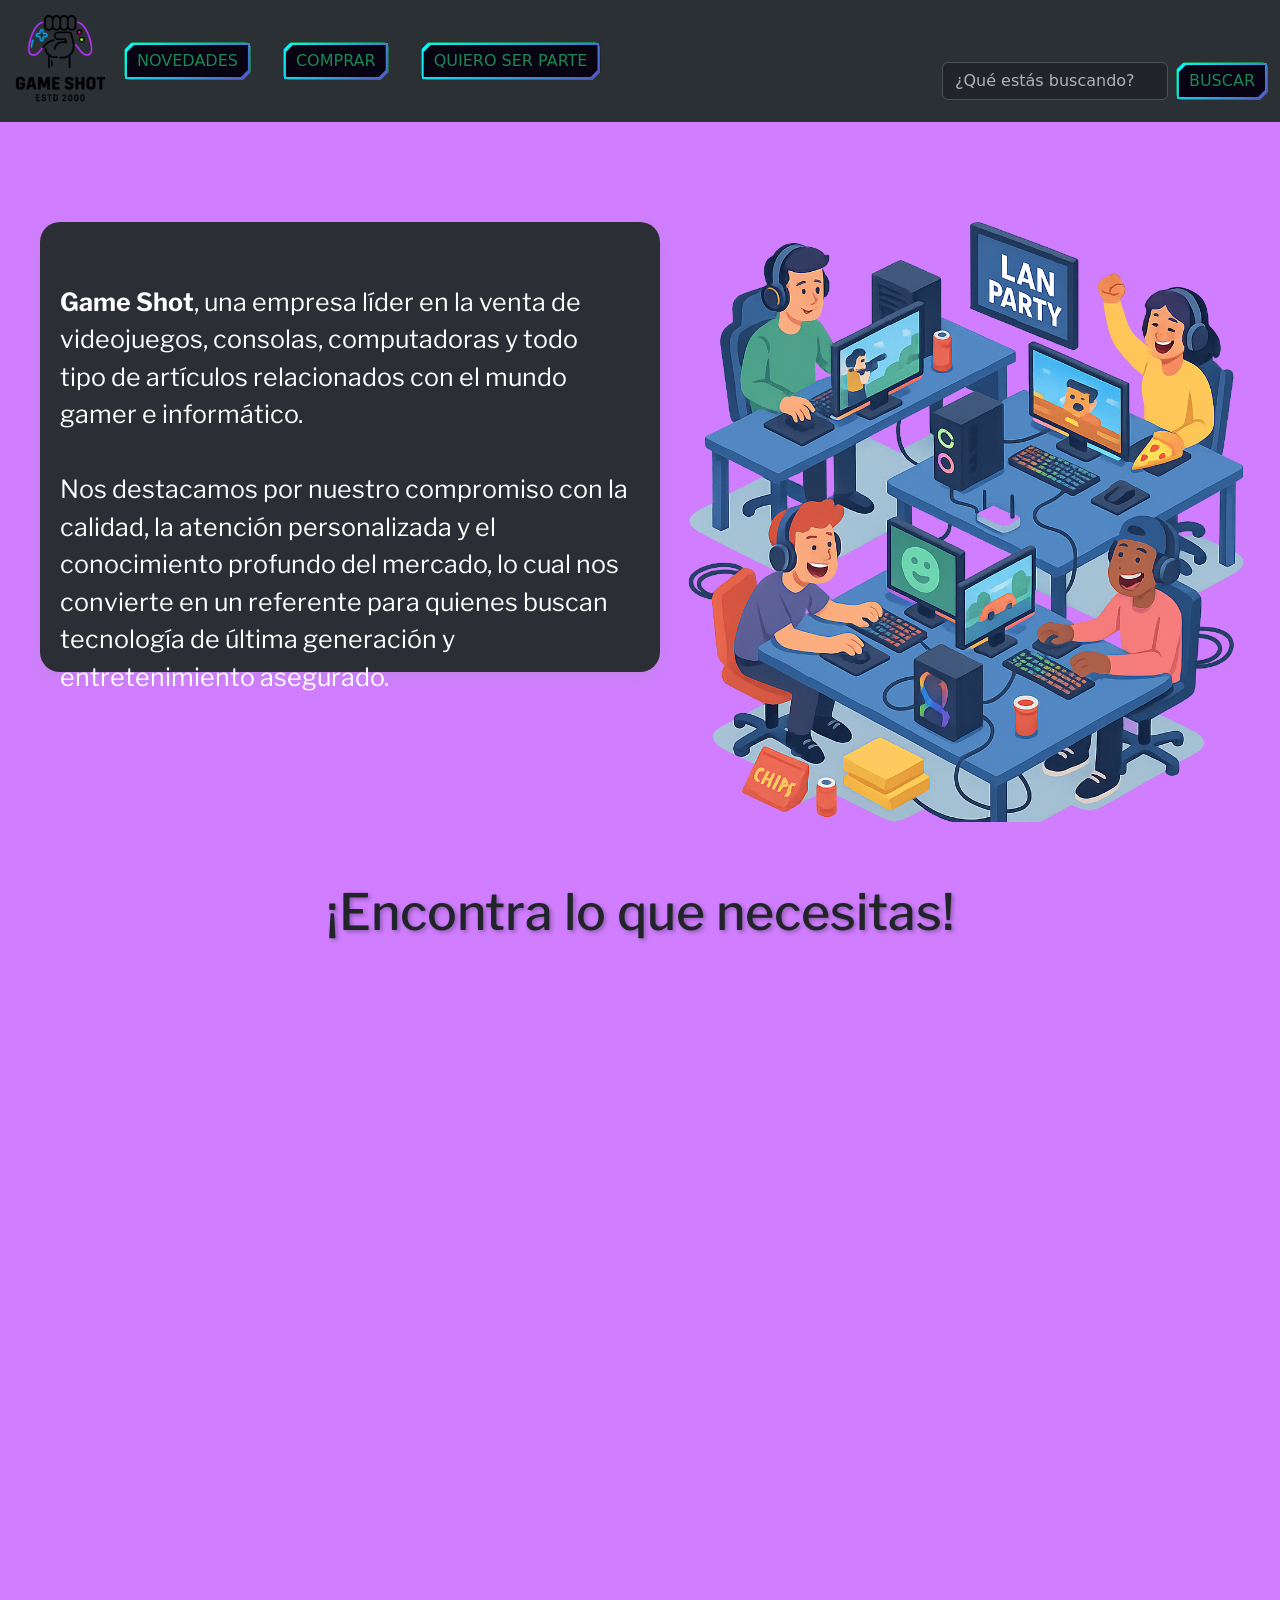
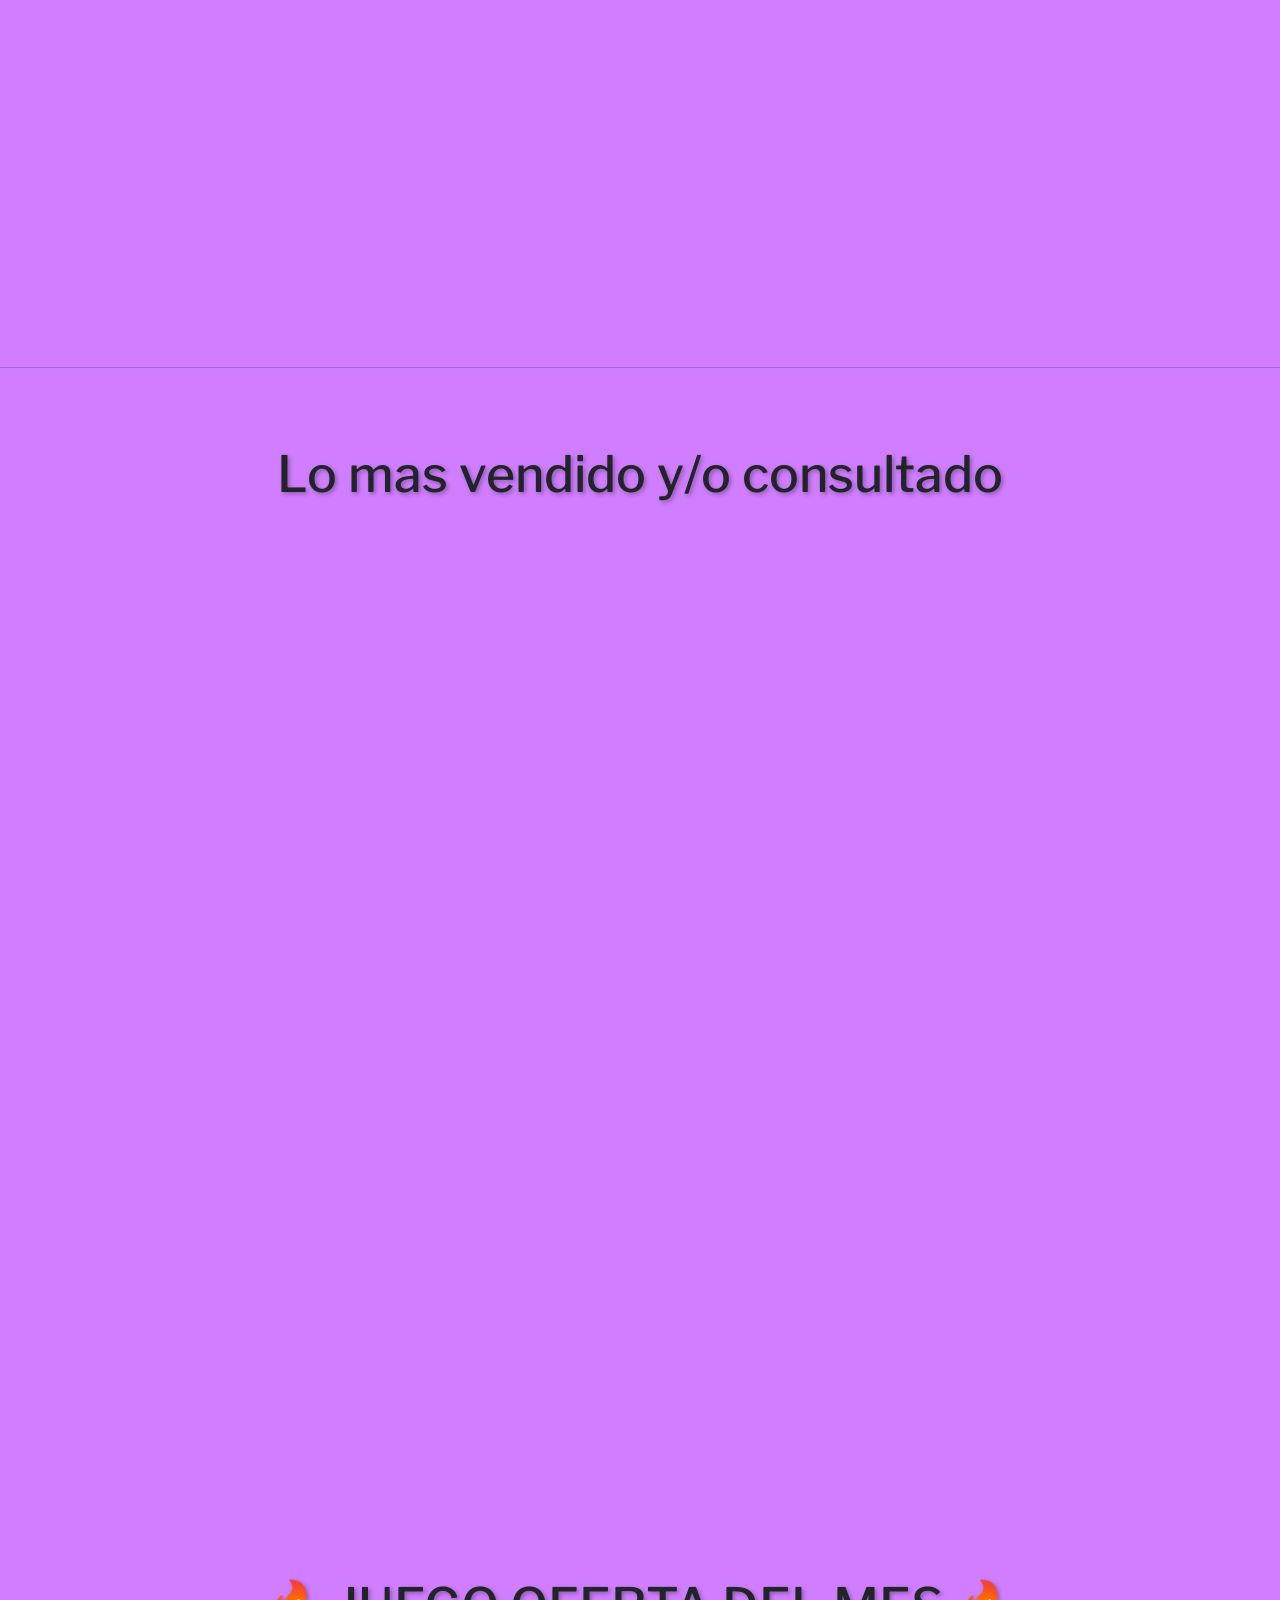
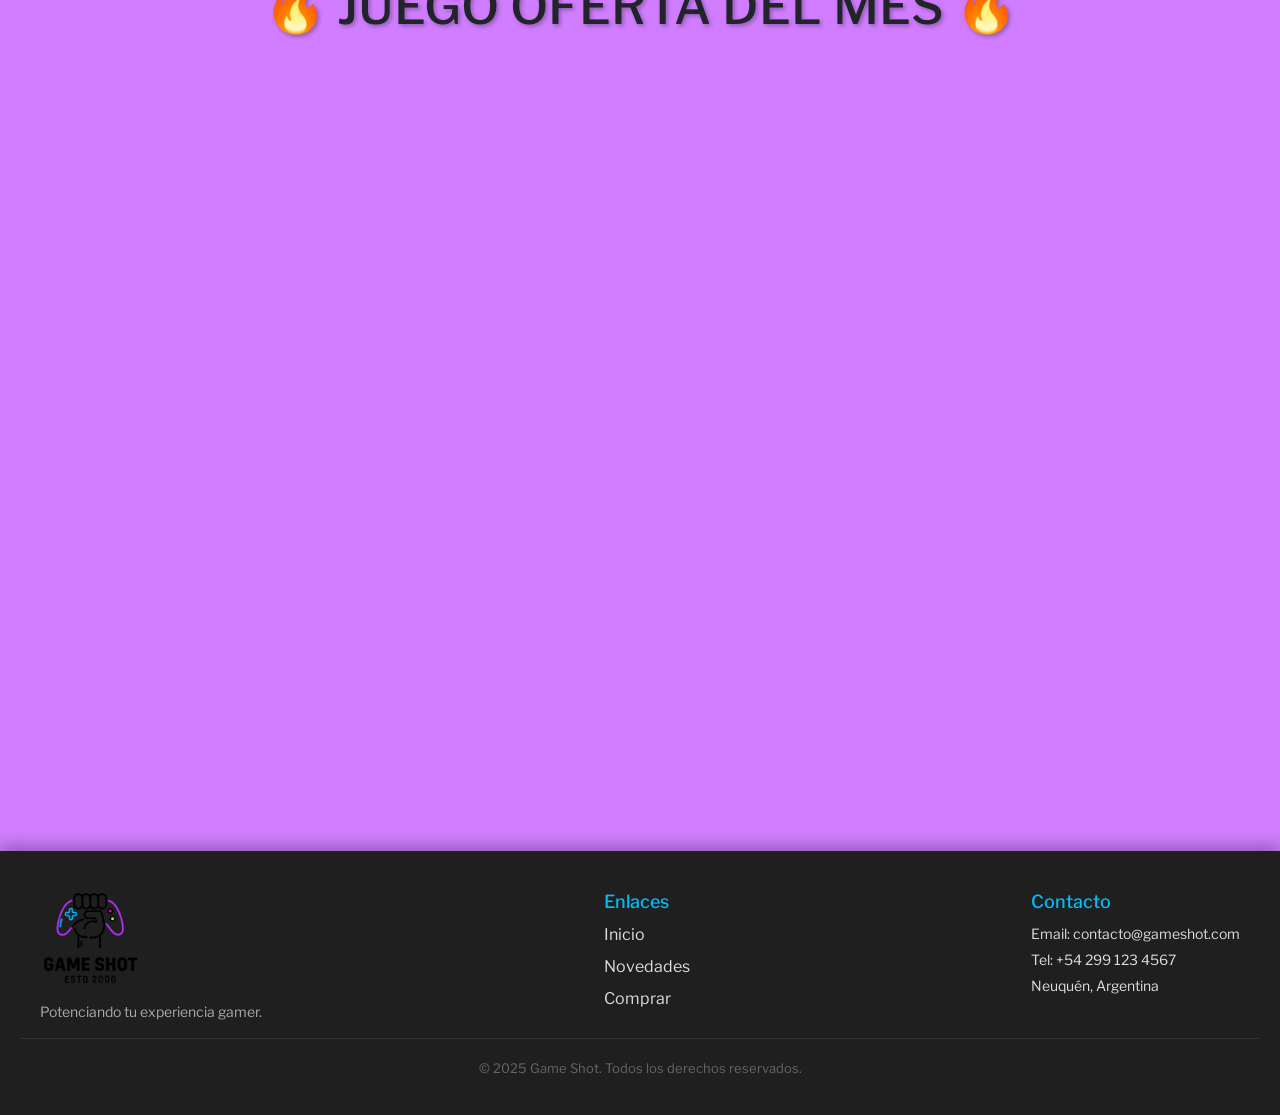
<file: index.html>
<!DOCTYPE html>
<html lang="en">
<head>
    <meta charset="UTF-8">
    <meta name="viewport" content="width=device-width, initial-scale=1.0">
    <meta name="description" content="Descubrí lo mejor en tecnología gamer: computadoras, consolas, periféricos y videojuegos al mejor precio. Enviamos a todo el país. GAMESHOT">
    <meta name="keywords" content="computadoras gamer, consolas, videojuegos, teclados mecánicos, mouse gamer, monitores, auriculares gaming, PC gaming, juegos PS5, accesorios para gaming, venta de hardware, tecnología gamer">

  <!-- LIBRERIA -->

   <!-- CSS -->
  <link rel="stylesheet" href="assets/css/estilos.css">
  <!-- CSS ANIMATION -->
  <link href="https://unpkg.com/aos@2.3.1/dist/aos.css" rel="stylesheet">

   <!-- BOOTSTRAP -->
    <link href="https://cdn.jsdelivr.net/npm/bootstrap@5.3.5/dist/css/bootstrap.min.css" rel="stylesheet" integrity="sha384-SgOJa3DmI69IUzQ2PVdRZhwQ+dy64/BUtbMJw1MZ8t5HZApcHrRKUc4W0kG879m7" crossorigin="anonymous">
    <link rel="stylesheet" href="https://stackpath.bootstrapcdn.com/font-awesome/4.7.0/css/font-awesome.min.css">

    <!-- GOOGLE FONTS -->
<link rel="preconnect" href="https://fonts.googleapis.com">
<link rel="preconnect" href="https://fonts.gstatic.com" crossorigin>
<link href="https://fonts.googleapis.com/css2?family=Courgette&family=Exo+2:ital,wght@0,100..900;1,100..900&family=Fira+Sans+Condensed:ital,wght@0,100;0,200;0,300;0,400;0,500;0,600;0,700;0,800;0,900;1,100;1,200;1,300;1,400;1,500;1,600;1,700;1,800;1,900&family=Libre+Franklin:ital,wght@0,100..900;1,100..900&family=Noto+Serif+Hentaigana:wght@200..900&family=Playwrite+DK+Loopet+Guides&display=swap" rel="stylesheet">

<!-- ANIMATE STYLE -->
<link
rel="stylesheet"
href="https://cdnjs.cloudflare.com/ajax/libs/animate.css/4.1.1/animate.min.css"
/>

    <title>GAME SHOT</title>
</head>


<!-- BODY -->
<body class="body">
  
    
<!-- HEADER NAV -->
<header>
  <nav class="navbar navbar-expand-lg bg-body-tertiary" data-bs-theme="dark">
    <div class="container-fluid">
      <a class="navbar-brand" href="index.html">
        <img src="assets/img/principal/GAMESHOT.png" style="width: 6rem;" alt="gameshot">
      </a>
      <button class="navbar-toggler" type="button" data-bs-toggle="collapse" data-bs-target="#navbarNavAltMarkup" aria-controls="navbarNavAltMarkup" aria-expanded="false" aria-label="Toggle navigation">
        <span class="navbar-toggler-icon"></span>
      </button>

      <div class="collapse navbar-collapse d-flex justify-content-between align-items-center" id="navbarNavAltMarkup">
        <div class="navbar-nav">
          <a class="btn btn-outline-success" href="assets/pages/novedades.html">Novedades</a>
          <a class="btn btn-outline-success" href="assets/pages/stock.html">Comprar</a>
          <a class="btn btn-outline-success" href="assets/pages/serparte.html">Quiero ser parte</a>
        </div>

        <form class="d-flex" role="search">
          <input class="form-control me-2" type="search" placeholder="¿Qué estás buscando?" aria-label="Search">
          <button class="btn btn-outline-success" type="submit">Buscar</button>
        </form>
      </div>
    </div>
  </nav>
</header>



<!-- ANIMACION PRINCIPAL -->
<main>
<div class="animacionprincipal">
  <div class="contenedortexto">
    <p class="animate__animated animate__fadeInLeft"><strong>Game Shot</strong>, una empresa líder en la venta de videojuegos, consolas, computadoras y todo tipo de artículos relacionados con el mundo gamer e informático.

      Nos destacamos por nuestro compromiso con la calidad, la atención personalizada y el conocimiento profundo del mercado, lo cual nos convierte en un referente para quienes buscan tecnología de última generación y entretenimiento asegurado.
    </p>
    </div>

    
<div class="contenedorlan">
    <img class="imggamers" src="assets/img/principal/lan-party.png" alt="LAN PARTY">
  </div>
</div>   
<!-- FIN ANIMACION PRINCIPAL -->





<!-- SEGUNDO TITULO Y TARJETAS -->
<div class="contenedortitulo">
  <h1 class="segundotituloh">¡Encontra lo que necesitas!</h1>
  </div>
<!-- FIN SEGUNDO TITULO -->


<!-- COMIENZO TARJETAS -->
<section class="tarjetas" data-aos="fade-right"
data-aos-offset="300"
data-aos-easing="ease-in-sine">

<article>
  <div class="card" style="width: 22rem;">
    <img src="assets/img/principal/perifericos.jpg" class="card-img-top" alt="perifericos">
    <div class="card-body">
      <h5 class="card-title">Perifericos</h5>
      <p class="card-text">Tenemos todo tipo de perifericos clasicos y gamer.</p>
      <a href="assets/pages/perifericos.html" class="btn btn-primary">Ver detalles</a>
    </div>
  </div>
</article>

<article>
  <div class="card" style="width: 22rem;">
    <img src="assets/img/principal/pc.jpg" class="card-img-top" alt="imagen-pc">
    <div class="card-body">
      <h5 class="card-title">Computadoras</h5>
      <p class="card-text">Busca computadoras o los componentes para armar tu pc.</p>
      <a href="assets/pages/computadoras.html" class="btn btn-primary">Ver detalles</a>
    </div>
  </div>
</article>

<article>
  <div class="card" style="width: 22rem;">
    <img src="assets/img/principal/consolas.png" class="card-img-top" alt="Consolas">
    <div class="card-body">
      <h5 class="card-title">Consolas</h5>
      <p class="card-text">Tenemos consolas de todo tipo, desde retro hasta ultima generacion.</p>
      <a href="assets/pages/consolas.html" class="btn btn-primary">Ver detalles</a>
    </div>
  </div>
</article>

<article>
  <div class="card" style="width: 22rem;">
    <img src="assets/img/principal/juegos.jpg" class="card-img-top" alt="juegos">
    <div class="card-body">
      <h5 class="card-title">Juegos</h5>
      <p class="card-text">Encontra los juegos que mas te gustan de manera digital.</p>
      <a href="assets/pages/juegos.html" class="btn btn-primary">Ver detalles</a>
    </div>
  </div>
</article>

</section>
<!-- FIN TARJETAS -->


<!-- BARRA SEPARADORA -->
<hr>
<!-- BARRA SEPARADORA-->


<!-- TITULO Y TARJETAS MAS VENDIDO -->
<div class="contenedortitulotres">
<h2 class="titulotres">Lo mas vendido y/o consultado</h2>
</div>
<!-- FIN DEL TITULO -->


<!-- INICIO TARJETAS DE LO MAS VENDIDO Y CONSULTADO -->
<section class="contenedormasvendido" data-aos="fade-right">
    <article>
    <div class="card" style="width: 18rem;">
      <img src="assets/img/productos/computadora-i5.png" class="card-img-top" alt="pc armada">
      <div class="card-body">
        <h5 class="card-title">PC ARMADA</h5>
        <p class="card-text"> AMD RYZEN 5 7600+B650+16GB+1TB M.2</p>
        <a href="https://wa.me/+542994098121?text=Hola!%20Me%20gustaría%20consultar%20sobre%20un%20articulo%20de%20Game%20Shot" class="btn btn-primary">Solicitar</a>
      </div>
    </div>
  </article>


<article>
    <div class="card" style="width: 18rem;">
      <img src="assets/img/productos/mouse-logitechg203.png" class="card-img-top" alt="mouse logitech">
      <div class="card-body">
        <h5 class="card-title">MOUSE LOGITECH G203</h5>
        <p class="card-text"> GAMING LIGHTSYNC BLACK 910-005793</p>
        <a href="https://wa.me/+542994098121?text=Hola!%20Me%20gustaría%20consultar%20sobre%20un%20articulo%20de%20Game%20Shot" class="btn btn-primary">Solicitar</a>
      </div>
    </div>
</article>

<article>
    <div class="card" style="width: 18rem;">
      <img src="assets/img/productos/teclado.png" class="card-img-top" alt="mouselogitech">
      <div class="card-body">
        <h5 class="card-title">Teclado y mouse</h5>
        <p class="card-text">Marca: REDRAGON S143</p>
        <a href="https://wa.me/+542994098121?text=Hola!%20Me%20gustaría%20consultar%20sobre%20un%20articulo%20de%20Game%20Shot" class="btn btn-primary">Solicitar</a>
      </div>
    </div>
</article>

<article>
    <div class="card" style="width: 18rem;">
      <img src="assets/img/productos/cam-logitech.png" class="card-img-top" alt="camara web">
      <div class="card-body">
        <h5 class="card-title">WEB CAM</h5>
        <p class="card-text">LOGITECH C920S HD PRO 960-001257</p>
        <a href="https://wa.me/+542994098121?text=Hola!%20Me%20gustaría%20consultar%20sobre%20un%20articulo%20de%20Game%20Shot" class="btn btn-primary">Solicitar</a>
      </div>
    </div>
</article>

<article>
    <div class="card" style="width: 18rem;">
      <img src="assets/img/productos/nootebook.png" class="card-img-top" alt="notebook nsx">
      <div class="card-body">
        <h5 class="card-title">Notebook I5</h5>
        <p class="card-text">NSX 14" KAIROS I5-1235U 16GB 500GB FHD W11P</p>
        <a href="https://wa.me/+542994098121?text=Hola!%20Me%20gustaría%20consultar%20sobre%20un%20articulo%20de%20Game%20Shot" class="btn btn-primary">Solicitar</a>
      </div>
    </div>
</article> 

<article>
    <div class="card" style="width: 18rem;">
      <img src="assets/img/productos/volante-logitech.png" class="card-img-top" alt="volante logitech">
      <div class="card-body">
        <h5 class="card-title">Volante</h5>
        <p class="card-text">LOGITECH G29 DRIVING FORCE + PEDALERA PC/PS3/PS4/PS5 941-000111 </p>
        <a href="https://wa.me/+542994098121?text=Hola!%20Me%20gustaría%20consultar%20sobre%20un%20articulo%20de%20Game%20Shot" class="btn btn-primary">Solicitar</a>
      </div>
    </div>
</article>

<article>
    <div class="card" style="width: 18rem;">
      <img src="assets/img/productos/mother-asrock.png" class="card-img-top" alt="Mother ASROCK">
      <div class="card-body">
        <h5 class="card-title">Mother</h5>
        <p class="card-text">MARCA ASROCK H470M HVS INTEL 10 GEN SOC 1200</p>
        <a href="https://wa.me/+542994098121?text=Hola!%20Me%20gustaría%20consultar%20sobre%20un%20articulo%20de%20Game%20Shot" class="btn btn-primary">Solicitar</a>
      </div>
    </div>
</article>

</section>
<!-- FIN TARJETAS DE LO MAS VENDIDO Y/O CONSULTADO -->





<section>
  <!-- INICIO CUARTO TITULO -->
  <div class="contenedorcuartotitulo">
    <h2 class="cuartotituloh">
      <span class="fuego">🔥</span>   JUEGO OFERTA DEL MES  <span class="fuego">🔥</span>
    </h2>
  </div>
<!-- FIN CUARTO TITULO -->

<!-- JUEGO EN OFERTA DEL MES -->
<div class="contenedorjuegooferta" data-aos="fade-left">
<div>
  <img class="juegooferta" src="assets/img/productos/juego-oferta.jpg" alt="ASSASSINSCREED">
</div>
<div>
  <a href="assets/pages/juegos.html" class="btn btn-primary">¡Lo Quiero!</a>
</div>
<div class="textojuego">
  <h2>Disfruta de nuestras distintas ofertas en todas las plataformas</h2>
</div>
</div>

</section>
<!-- FIN JUEGO OFERTA DEL MES -->

</main>



<!-- COMIENZO DEL FOOTER -->
<footer class="footer">
  <div class="footer-container">
    <div class="footer-logo">
      <img src="assets/img/principal/GAMESHOT.png" alt="Logo Game Shot">
      <p>Potenciando tu experiencia gamer.</p>
    </div>

    <div class="footer-links">
      <h5>Enlaces</h5>
      <ul>
        <li><a href="index.html">Inicio</a></li>
        <li><a href="/assets/pages/novedades.html">Novedades</a></li>
        <li><a href="/assets/pages/stock.html">Comprar</a></li>
      </ul>
    </div>

    <div class="footer-contact">
      <h5>Contacto</h5>
      <p>Email: contacto@gameshot.com</p>
      <p>Tel: +54 299 123 4567</p>
      <p>Neuquén, Argentina</p>
    </div>
  </div>
  <div class="footer-bottom">
    <p>&copy; 2025 Game Shot. Todos los derechos reservados.</p>
  </div>
</footer>
<!-- FIN DEL FOOTER -->
</body>







 <!-- Scripts  -->
 <script src="https://cdn.jsdelivr.net/npm/bootstrap@5.3.5/dist/js/bootstrap.bundle.min.js" integrity="sha384-k6d4wzSIapyDyv1kpU366/PK5hCdSbCRGRCMv+eplOQJWyd1fbcAu9OCUj5zNLiq" crossorigin="anonymous"></script>
 <!-- ANIMATION CSS -->
 <script src="https://unpkg.com/aos@2.3.1/dist/aos.js"></script>
 <script>
  AOS.init();
</script>
</html>
</file>
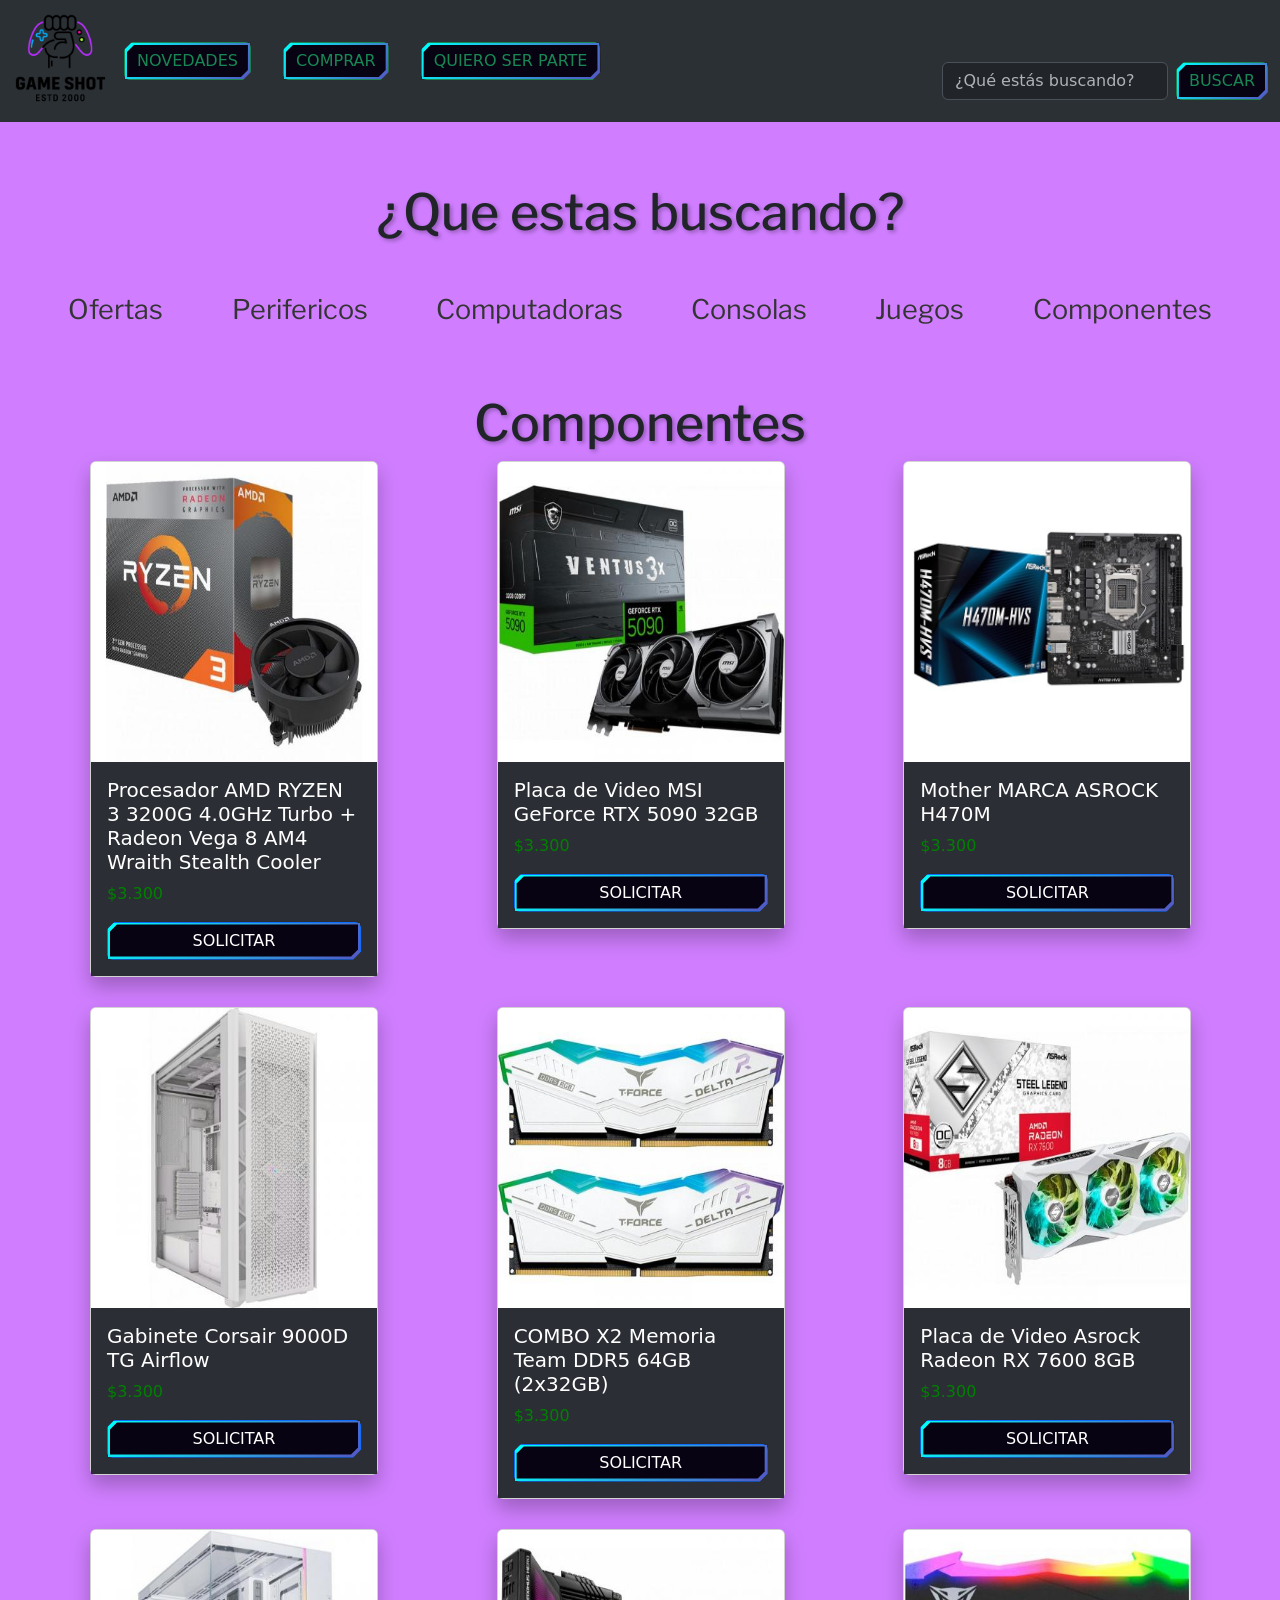
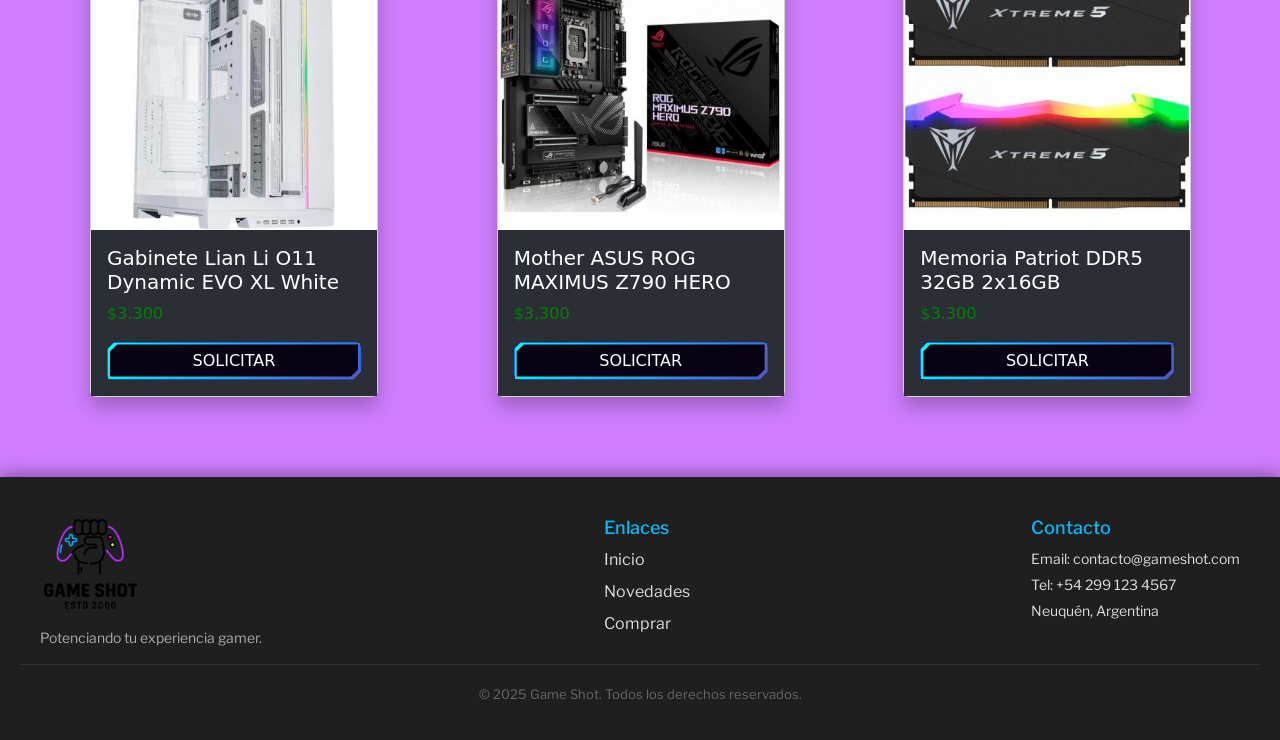
<file: assets/pages/componentes.html>
<!DOCTYPE html>
<html lang="en">
<head>
    <meta charset="UTF-8">
    <meta name="viewport" content="width=device-width, initial-scale=1.0">


  <!-- LIBRERIA -->

   <!-- CSS -->
   <link rel="stylesheet" href="../css/estilos.css">
  <!-- CSS ANIMATION -->
  <link href="https://unpkg.com/aos@2.3.1/dist/aos.css" rel="stylesheet">

   <!-- BOOTSTRAP -->
    <link href="https://cdn.jsdelivr.net/npm/bootstrap@5.3.5/dist/css/bootstrap.min.css" rel="stylesheet" integrity="sha384-SgOJa3DmI69IUzQ2PVdRZhwQ+dy64/BUtbMJw1MZ8t5HZApcHrRKUc4W0kG879m7" crossorigin="anonymous">
    <link rel="stylesheet" href="https://stackpath.bootstrapcdn.com/font-awesome/4.7.0/css/font-awesome.min.css">

    <!-- GOOGLE FONTS -->
<link rel="preconnect" href="https://fonts.googleapis.com">
<link rel="preconnect" href="https://fonts.gstatic.com" crossorigin>
<link href="https://fonts.googleapis.com/css2?family=Courgette&family=Exo+2:ital,wght@0,100..900;1,100..900&family=Fira+Sans+Condensed:ital,wght@0,100;0,200;0,300;0,400;0,500;0,600;0,700;0,800;0,900;1,100;1,200;1,300;1,400;1,500;1,600;1,700;1,800;1,900&family=Libre+Franklin:ital,wght@0,100..900;1,100..900&family=Noto+Serif+Hentaigana:wght@200..900&family=Playwrite+DK+Loopet+Guides&display=swap" rel="stylesheet">

<!-- ANIMATE STYLE -->
<link
rel="stylesheet"
href="https://cdnjs.cloudflare.com/ajax/libs/animate.css/4.1.1/animate.min.css"
/>

    <title>Componentes GAME SHOT</title>
</head>


<!-- BODY -->
<body class="body">


<!-- HEADER NAV -->
<header>
  <nav class="navbar navbar-expand-lg bg-body-tertiary" data-bs-theme="dark">
    <div class="container-fluid">
      <a class="navbar-brand" href="../../index.html">
        <img src="../img/principal/GAMESHOT.png" style="width: 6rem;" alt="">
      </a>
      <button class="navbar-toggler" type="button" data-bs-toggle="collapse" data-bs-target="#navbarNavAltMarkup" aria-controls="navbarNavAltMarkup" aria-expanded="false" aria-label="Toggle navigation">
        <span class="navbar-toggler-icon"></span>
      </button>

      <div class="collapse navbar-collapse d-flex justify-content-between align-items-center" id="navbarNavAltMarkup">
        <div class="navbar-nav">
          <a class="btn btn-outline-success" href="novedades.html">Novedades</a>
          <a class="btn btn-outline-success" href="stock.html">Comprar</a>
          <a class="btn btn-outline-success" href="serparte.html">Quiero ser parte</a>
        </div>

        <form class="d-flex" role="search">
          <input class="form-control me-2" type="search" placeholder="¿Qué estás buscando?" aria-label="Search">
          <button class="btn btn-outline-success" type="submit">Buscar</button>
        </form>
      </div>
    </div>
  </nav>
</header>
<!-- FIN DEL HEADER -->


<main>
<!-- TITULO PRINCIPAL -->
<div class="contenedortitulo">
    <h2 class="segundotituloh">
        ¿Que estas buscando?
    </h2>
</div>
<!-- FIN TITULO PRINCIPAL -->

<!-- BOTONERA DE LINKS COMPRAS -->
<nav class="botonera">
  <a href="stock.html">Ofertas</a>
  <a href="perifericos.html">Perifericos</a>
  <a href="computadoras.html">Computadoras</a>
  <a href="consolas.html">Consolas</a>
  <a href="juegos.html">Juegos</a>
  <a href="componentes.html">Componentes</a>
</nav>
<!-- FIN BOTONERA DE LINKS COMPRAS -->

<!-- SEGUNDO TITULO -->
<div class="contenedortitulo">
    <h2 class="segundotituloh">
        Componentes
    </h2>
</div>
<!-- FIN SEGUNDO TITULO -->

<!-- STOCK DE COMPONENTES -->
<section class="contenedorcomputadoras" data-aos="fade-right">


  <article>
    <div class="card" style="width: 18rem;">
      <img src="../img/productos/stock-total/amd-ryze-3.jpg" class="card-img-top" alt="PROCESADOR RYZEN 3">
      <div class="card-body">
        <h5 class="card-title">Procesador AMD RYZEN 3 3200G 4.0GHz Turbo + Radeon Vega 8 AM4 Wraith Stealth Cooler</h5>
        <p class="card-text" style="color: green;">$3.300</p>
        <a href="https://wa.me/+542994098121?text=Hola!%20Me%20gustaría%20consultar%20sobre%20un%20articulo%20de%20Game%20Shot" class="btn btn-primary">Solicitar</a>
      </div>
    </div>
</article> 

<article>
  <div class="card" style="width: 18rem;">
    <img src="../img/productos/stock-total/placa-de-video-geforce-rtx5090.jpg" class="card-img-top" alt="PLACA DE VIDEO GE FORCE RTX">
    <div class="card-body">
      <h5 class="card-title">Placa de Video MSI GeForce RTX 5090 32GB</h5>
      <p class="card-text" style="color: green;">$3.300</p>
      <a href="https://wa.me/+542994098121?text=Hola!%20Me%20gustaría%20consultar%20sobre%20un%20articulo%20de%20Game%20Shot" class="btn btn-primary">Solicitar</a>
    </div>
  </div>
</article>

<article>
  <div class="card" style="width: 18rem;">
    <img src="../img/productos/stock-total/mother-asrock-h470m.jpg" class="card-img-top" alt="Mother ASROCK">
    <div class="card-body">
      <h5 class="card-title">Mother MARCA ASROCK H470M</h5>
      <p class="card-text" style="color: green;">$3.300</p>
      <a href="https://wa.me/+542994098121?text=Hola!%20Me%20gustaría%20consultar%20sobre%20un%20articulo%20de%20Game%20Shot" class="btn btn-primary">Solicitar</a>
    </div>
  </div>
</article>

<article>
  <div class="card" style="width: 18rem;">
    <img src="../img/productos/stock-total/gabinete-crosair.jpg" class="card-img-top" alt="GABINETE CORSAIR">
    <div class="card-body">
      <h5 class="card-title">Gabinete Corsair 9000D TG Airflow</h5>
      <p class="card-text" style="color: green;">$3.300</p>
      <a href="https://wa.me/+542994098121?text=Hola!%20Me%20gustaría%20consultar%20sobre%20un%20articulo%20de%20Game%20Shot" class="btn btn-primary">Solicitar</a>
    </div>
  </div>
</article>

<article>
  <div class="card" style="width: 18rem;">
    <img src="../img/productos/stock-total/memoria-ram-t-force.jpg" class="card-img-top" alt="Memorias RAM T FORCE">
    <div class="card-body">
      <h5 class="card-title">COMBO X2 Memoria Team DDR5 64GB (2x32GB)</h5>
      <p class="card-text" style="color: green;">$3.300</p>
      <a href="https://wa.me/+542994098121?text=Hola!%20Me%20gustaría%20consultar%20sobre%20un%20articulo%20de%20Game%20Shot" class="btn btn-primary">Solicitar</a>
    </div>
  </div>
</article>

<article>
  <div class="card" style="width: 18rem;">
    <img src="../img/productos/stock-total/componentes/placa-asrock.jpg" class="card-img-top" alt="PLACA DE VIDEO ASROCK">
    <div class="card-body">
      <h5 class="card-title">Placa de Video Asrock Radeon RX 7600 8GB</h5>
      <p class="card-text" style="color: green;">$3.300</p>
      <a href="https://wa.me/+542994098121?text=Hola!%20Me%20gustaría%20consultar%20sobre%20un%20articulo%20de%20Game%20Shot" class="btn btn-primary">Solicitar</a>
    </div>
  </div>
</article> 

<article>
  <div class="card" style="width: 18rem;">
    <img src="../img/productos/stock-total/componentes/gabinete.jpg" class="card-img-top" alt="GABINETE LIAN LI">
    <div class="card-body">
      <h5 class="card-title">Gabinete Lian Li O11 Dynamic EVO XL White</h5>
      <p class="card-text" style="color: green;">$3.300</p>
      <a href="https://wa.me/+542994098121?text=Hola!%20Me%20gustaría%20consultar%20sobre%20un%20articulo%20de%20Game%20Shot" class="btn btn-primary">Solicitar</a>
    </div>
  </div>
</article> 

<article>
  <div class="card" style="width: 18rem;">
    <img src="../img/productos/stock-total/componentes/mother-asus.jpg" class="card-img-top" alt="MOTHER ASUS GAMER">
    <div class="card-body">
      <h5 class="card-title">Mother ASUS ROG MAXIMUS Z790 HERO</h5>
      <p class="card-text" style="color: green;">$3.300</p>
      <a href="https://wa.me/+542994098121?text=Hola!%20Me%20gustaría%20consultar%20sobre%20un%20articulo%20de%20Game%20Shot" class="btn btn-primary">Solicitar</a>
    </div>
  </div>
</article> 

<article>
        <div class="card" style="width: 18rem;">
          <img src="../img/productos/stock-total/componentes/ram-extreme.jpg" class="card-img-top" alt="RAM EXTREME X2">
          <div class="card-body">
            <h5 class="card-title">Memoria Patriot DDR5 32GB 2x16GB</h5>
            <p class="card-text" style="color: green;">$3.300</p>
            <a href="https://wa.me/+542994098121?text=Hola!%20Me%20gustaría%20consultar%20sobre%20un%20articulo%20de%20Game%20Shot" class="btn btn-primary">Solicitar</a>
          </div>
        </div>
</article>

</section>
<!-- FIN DE STOCK DE JUEGOS -->
</main>

<!-- COMIENZO DEL FOOTER -->
<footer class="footer">
  <div class="footer-container">
    <div class="footer-logo">
      <img src="../img/principal/GAMESHOT.png" alt="Logo Game Shot">
      <p>Potenciando tu experiencia gamer.</p>
    </div>

    <div class="footer-links">
      <h5>Enlaces</h5>
      <ul>
        <li><a href="../../index.html">Inicio</a></li>
        <li><a href="novedades.html">Novedades</a></li>
        <li><a href="stock.html">Comprar</a></li>
      </ul>
    </div>

    <div class="footer-contact">
      <h5>Contacto</h5>
      <p>Email: contacto@gameshot.com</p>
      <p>Tel: +54 299 123 4567</p>
      <p>Neuquén, Argentina</p>
    </div>
  </div>
  <div class="footer-bottom">
    <p>&copy; 2025 Game Shot. Todos los derechos reservados.</p>
  </div>
</footer>
<!-- FIN DEL FOOTER -->









 <!-- Scripts  -->
 <script src="https://cdn.jsdelivr.net/npm/bootstrap@5.3.5/dist/js/bootstrap.bundle.min.js" integrity="sha384-k6d4wzSIapyDyv1kpU366/PK5hCdSbCRGRCMv+eplOQJWyd1fbcAu9OCUj5zNLiq" crossorigin="anonymous"></script>
 <!-- ANIMATION CSS -->
 <script src="https://unpkg.com/aos@2.3.1/dist/aos.js"></script>
 <script>
  AOS.init();
</script>
</body>
</html>
</file>
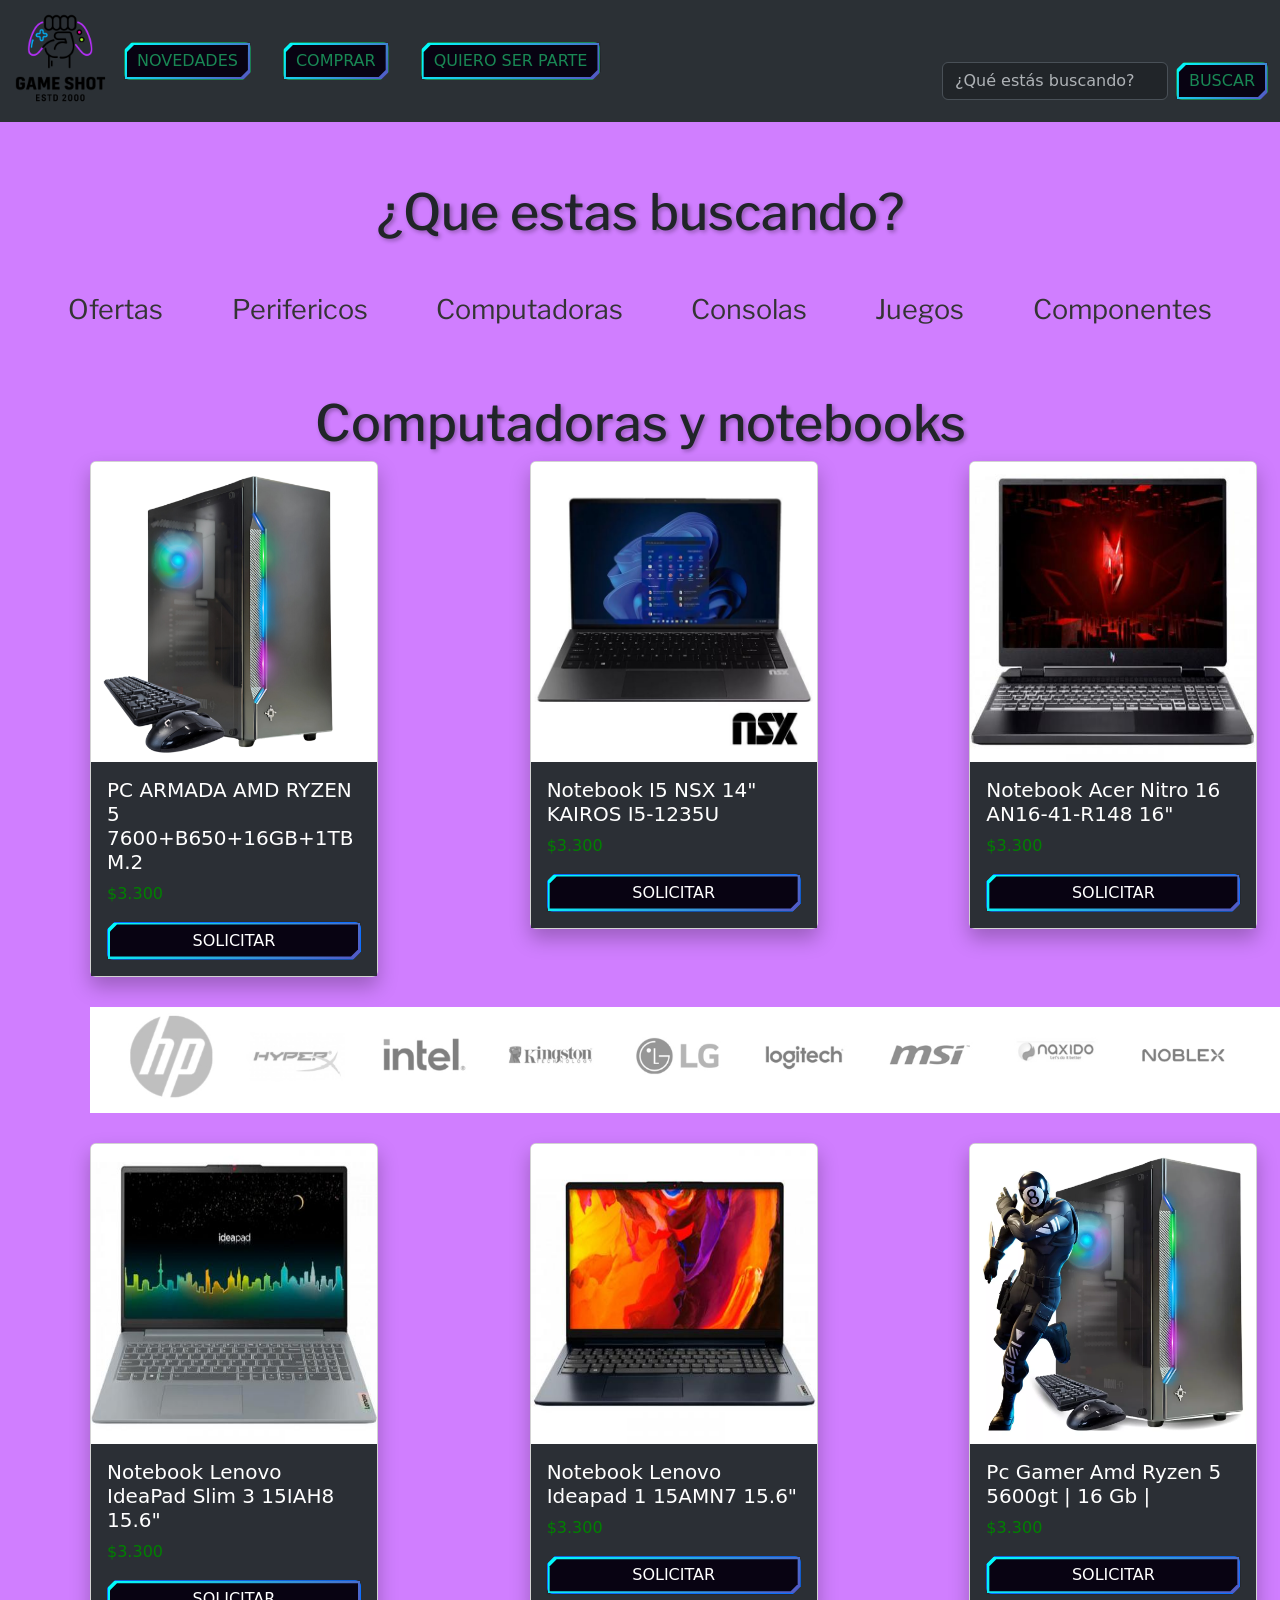
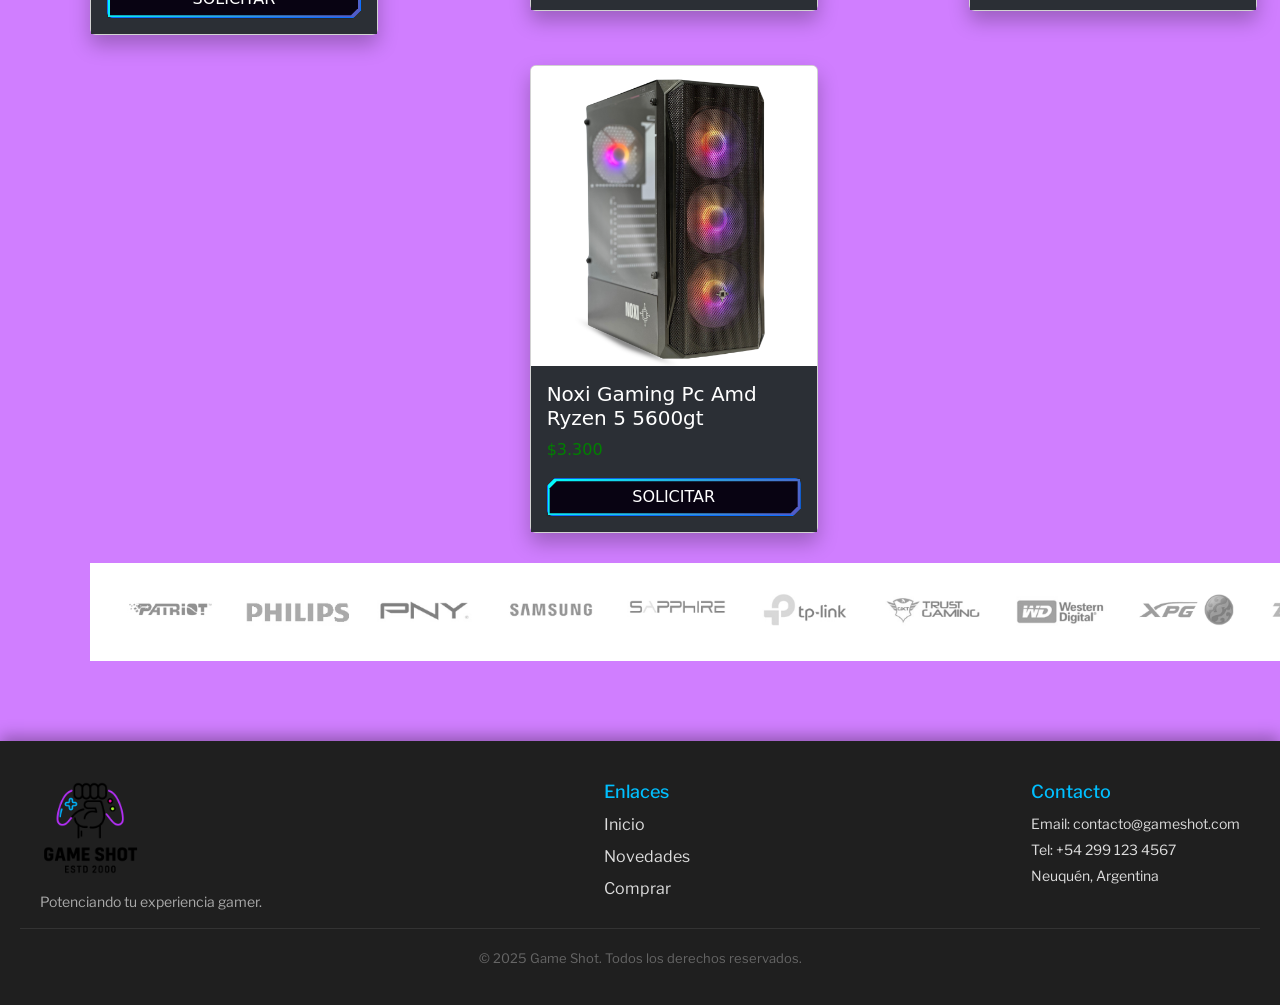
<file: assets/pages/computadoras.html>
<!DOCTYPE html>
<html lang="en">
<head>
    <meta charset="UTF-8">
    <meta name="viewport" content="width=device-width, initial-scale=1.0">


  <!-- LIBRERIA -->

   <!-- CSS -->
   <link rel="stylesheet" href="../css/estilos.css">
  <!-- CSS ANIMATION -->
  <link href="https://unpkg.com/aos@2.3.1/dist/aos.css" rel="stylesheet">

   <!-- BOOTSTRAP -->
    <link href="https://cdn.jsdelivr.net/npm/bootstrap@5.3.5/dist/css/bootstrap.min.css" rel="stylesheet" integrity="sha384-SgOJa3DmI69IUzQ2PVdRZhwQ+dy64/BUtbMJw1MZ8t5HZApcHrRKUc4W0kG879m7" crossorigin="anonymous">
    <link rel="stylesheet" href="https://stackpath.bootstrapcdn.com/font-awesome/4.7.0/css/font-awesome.min.css">

    <!-- GOOGLE FONTS -->
<link rel="preconnect" href="https://fonts.googleapis.com">
<link rel="preconnect" href="https://fonts.gstatic.com" crossorigin>
<link href="https://fonts.googleapis.com/css2?family=Courgette&family=Exo+2:ital,wght@0,100..900;1,100..900&family=Fira+Sans+Condensed:ital,wght@0,100;0,200;0,300;0,400;0,500;0,600;0,700;0,800;0,900;1,100;1,200;1,300;1,400;1,500;1,600;1,700;1,800;1,900&family=Libre+Franklin:ital,wght@0,100..900;1,100..900&family=Noto+Serif+Hentaigana:wght@200..900&family=Playwrite+DK+Loopet+Guides&display=swap" rel="stylesheet">

<!-- ANIMATE STYLE -->
<link
rel="stylesheet"
href="https://cdnjs.cloudflare.com/ajax/libs/animate.css/4.1.1/animate.min.css"
/>

    <title>Computadoras GAME SHOT</title>
</head>


<!-- BODY -->
<body class="body">


<!-- HEADER NAV -->
<header>
  <nav class="navbar navbar-expand-lg bg-body-tertiary" data-bs-theme="dark">
    <div class="container-fluid">
      <a class="navbar-brand" href="../../index.html">
        <img src="../img/principal/GAMESHOT.png" style="width: 6rem;" alt="">
      </a>
      <button class="navbar-toggler" type="button" data-bs-toggle="collapse" data-bs-target="#navbarNavAltMarkup" aria-controls="navbarNavAltMarkup" aria-expanded="false" aria-label="Toggle navigation">
        <span class="navbar-toggler-icon"></span>
      </button>

      <div class="collapse navbar-collapse d-flex justify-content-between align-items-center" id="navbarNavAltMarkup">
        <div class="navbar-nav">
          <a class="btn btn-outline-success" href="novedades.html">Novedades</a>
          <a class="btn btn-outline-success" href="stock.html">Comprar</a>
          <a class="btn btn-outline-success" href="serparte.html">Quiero ser parte</a>
        </div>

        <form class="d-flex" role="search">
          <input class="form-control me-2" type="search" placeholder="¿Qué estás buscando?" aria-label="Search">
          <button class="btn btn-outline-success" type="submit">Buscar</button>
        </form>
      </div>
    </div>
  </nav>
</header>
<!-- FIN DEL HEADER -->


<main>
<!-- TITULO PRINCIPAL -->
<div class="contenedortitulo">
    <h2 class="segundotituloh">
        ¿Que estas buscando?
    </h2>
</div>
<!-- FIN TITULO PRINCIPAL -->

<!-- BOTONERA DE LINKS COMPRAS -->
<nav class="botonera">
  <a href="stock.html">Ofertas</a>
  <a href="perifericos.html">Perifericos</a>
  <a href="computadoras.html">Computadoras</a>
  <a href="consolas.html">Consolas</a>
  <a href="juegos.html">Juegos</a>
  <a href="componentes.html">Componentes</a>
</nav>
<!-- FIN BOTONERA DE LINKS COMPRAS -->

<!-- SEGUNDO TITULO -->
<div class="contenedortitulo">
    <h2 class="segundotituloh">
        Computadoras y notebooks
    </h2>
</div>
<!-- FIN SEGUNDO TITULO -->

<!-- STOCK DE PC -->
<section class="contenedorcomputadoras" data-aos="fade-right">

    <article>
        <div class="card" style="width: 18rem;">
          <img src="../img/productos/stock-total/computadoras/pc-armada-amd.png" class="card-img-top" alt="pc armada">
          <div class="card-body">
            <h5 class="card-title">PC ARMADA AMD RYZEN 5 7600+B650+16GB+1TB M.2</h5>
            <p class="card-text" style="color: green;">$3.300</p>
            <a href="https://wa.me/+542994098121?text=Hola!%20Me%20gustaría%20consultar%20sobre%20un%20articulo%20de%20Game%20Shot" class="btn btn-primary">Solicitar</a>
          </div>
        </div>
      </article>

      <article>
        <div class="card" style="width: 18rem;">
          <img src="../img/productos/stock-total/notebook-nsx.jpg" class="card-img-top" alt="notebook nsx">
          <div class="card-body">
            <h5 class="card-title">Notebook I5 NSX 14" KAIROS I5-1235U</h5>
            <p class="card-text" style="color: green;">$3.300</p>
            <a href="https://wa.me/+542994098121?text=Hola!%20Me%20gustaría%20consultar%20sobre%20un%20articulo%20de%20Game%20Shot" class="btn btn-primary">Solicitar</a>
          </div>
        </div>
    </article> 

    <article>
        <div class="card" style="width: 18rem;">
          <img src="../img/productos/stock-total/computadoras/notebook-acer-nitro.jpg" class="card-img-top" alt="NOTEBOOK ROJA ACER">
          <div class="card-body">
            <h5 class="card-title">Notebook Acer Nitro 16 AN16-41-R148 16"</h5>
            <p class="card-text" style="color: green;">$3.300</p>
            <a href="https://wa.me/+542994098121?text=Hola!%20Me%20gustaría%20consultar%20sobre%20un%20articulo%20de%20Game%20Shot" class="btn btn-primary">Solicitar</a>
          </div>
        </div>
    </article> 
    

    <article>
        <div class="card" style="width: 18rem;">
          <img src="../img/productos/stock-total/computadoras/notebook-lenovo-idea.jpg" class="card-img-top" alt=" NOTEBOOK LENOVO IDEA">
          <div class="card-body">
            <h5 class="card-title">Notebook Lenovo IdeaPad Slim 3 15IAH8 15.6"</h5>
            <p class="card-text" style="color: green;">$3.300</p>
            <a href="https://wa.me/+542994098121?text=Hola!%20Me%20gustaría%20consultar%20sobre%20un%20articulo%20de%20Game%20Shot" class="btn btn-primary">Solicitar</a>
          </div>
        </div>
    </article> 

<img class="propagandacomputadora" src="../img/principal/propaganda.png" alt="Publicidad Adorno Multimarcas">

    <article>
        <div class="card" style="width: 18rem;">
          <img src="../img/productos/stock-total/computadoras/notebook-lenovo.jpg" class="card-img-top" alt="Notebook Lenovo 2">
          <div class="card-body">
            <h5 class="card-title">Notebook Lenovo Ideapad 1 15AMN7 15.6"</h5>
            <p class="card-text" style="color: green;">$3.300</p>
            <a href="https://wa.me/+542994098121?text=Hola!%20Me%20gustaría%20consultar%20sobre%20un%20articulo%20de%20Game%20Shot" class="btn btn-primary">Solicitar</a>
          </div>
        </div>
    </article> 

    <article>
        <div class="card" style="width: 18rem;">
          <img src="../img/productos/stock-total/pci5.jpg" class="card-img-top" alt="PC ARMADA AMD R5">
          <div class="card-body">
            <h5 class="card-title">Pc Gamer Amd Ryzen 5 5600gt | 16 Gb |</h5>
            <p class="card-text" style="color: green;">$3.300</p>
            <a href="https://wa.me/+542994098121?text=Hola!%20Me%20gustaría%20consultar%20sobre%20un%20articulo%20de%20Game%20Shot" class="btn btn-primary">Solicitar</a>
          </div>
        </div>
    </article> 

    <article class="noxi">
        <div class="card" style="width: 18rem;">
          <img src="../img/productos/stock-total/computadoras/pc-armada-noxi.png" class="card-img-top" alt="PC ARMADA NOXI Ryzen 5">
          <div class="card-body">
            <h5 class="card-title">Noxi Gaming Pc Amd Ryzen 5 5600gt</h5>
            <p class="card-text" style="color: green;">$3.300</p>
            <a href="https://wa.me/+542994098121?text=Hola!%20Me%20gustaría%20consultar%20sobre%20un%20articulo%20de%20Game%20Shot" class="btn btn-primary">Solicitar</a>
          </div>
        </div>
    </article> 

<img class="propagandacomputadorados" src="../img/principal/propagandados.png" alt="PROPAGANDA DOS">

</section>
<!-- FIN DE STOCK DE PC -->

</main>
<!-- FIN DEL MAIN -->
<!-- COMIENZO DEL FOOTER -->
<footer class="footer">
  <div class="footer-container">
    <div class="footer-logo">
      <img src="../img/principal/GAMESHOT.png" alt="Logo Game Shot">
      <p>Potenciando tu experiencia gamer.</p>
    </div>

    <div class="footer-links">
      <h5>Enlaces</h5>
      <ul>
        <li><a href="../../index.html">Inicio</a></li>
        <li><a href="/assets/pages/novedades.html">Novedades</a></li>
        <li><a href="stock.html">Comprar</a></li>
      </ul>
    </div>

    <div class="footer-contact">
      <h5>Contacto</h5>
      <p>Email: contacto@gameshot.com</p>
      <p>Tel: +54 299 123 4567</p>
      <p>Neuquén, Argentina</p>
    </div>
  </div>
  <div class="footer-bottom">
    <p>&copy; 2025 Game Shot. Todos los derechos reservados.</p>
  </div>
</footer>
<!-- FIN DEL FOOTER -->









 <!-- Scripts  -->
 <script src="https://cdn.jsdelivr.net/npm/bootstrap@5.3.5/dist/js/bootstrap.bundle.min.js" integrity="sha384-k6d4wzSIapyDyv1kpU366/PK5hCdSbCRGRCMv+eplOQJWyd1fbcAu9OCUj5zNLiq" crossorigin="anonymous"></script>
 <!-- ANIMATION CSS -->
 <script src="https://unpkg.com/aos@2.3.1/dist/aos.js"></script>
 <script>
  AOS.init();
</script>
</body>
</html>
</file>
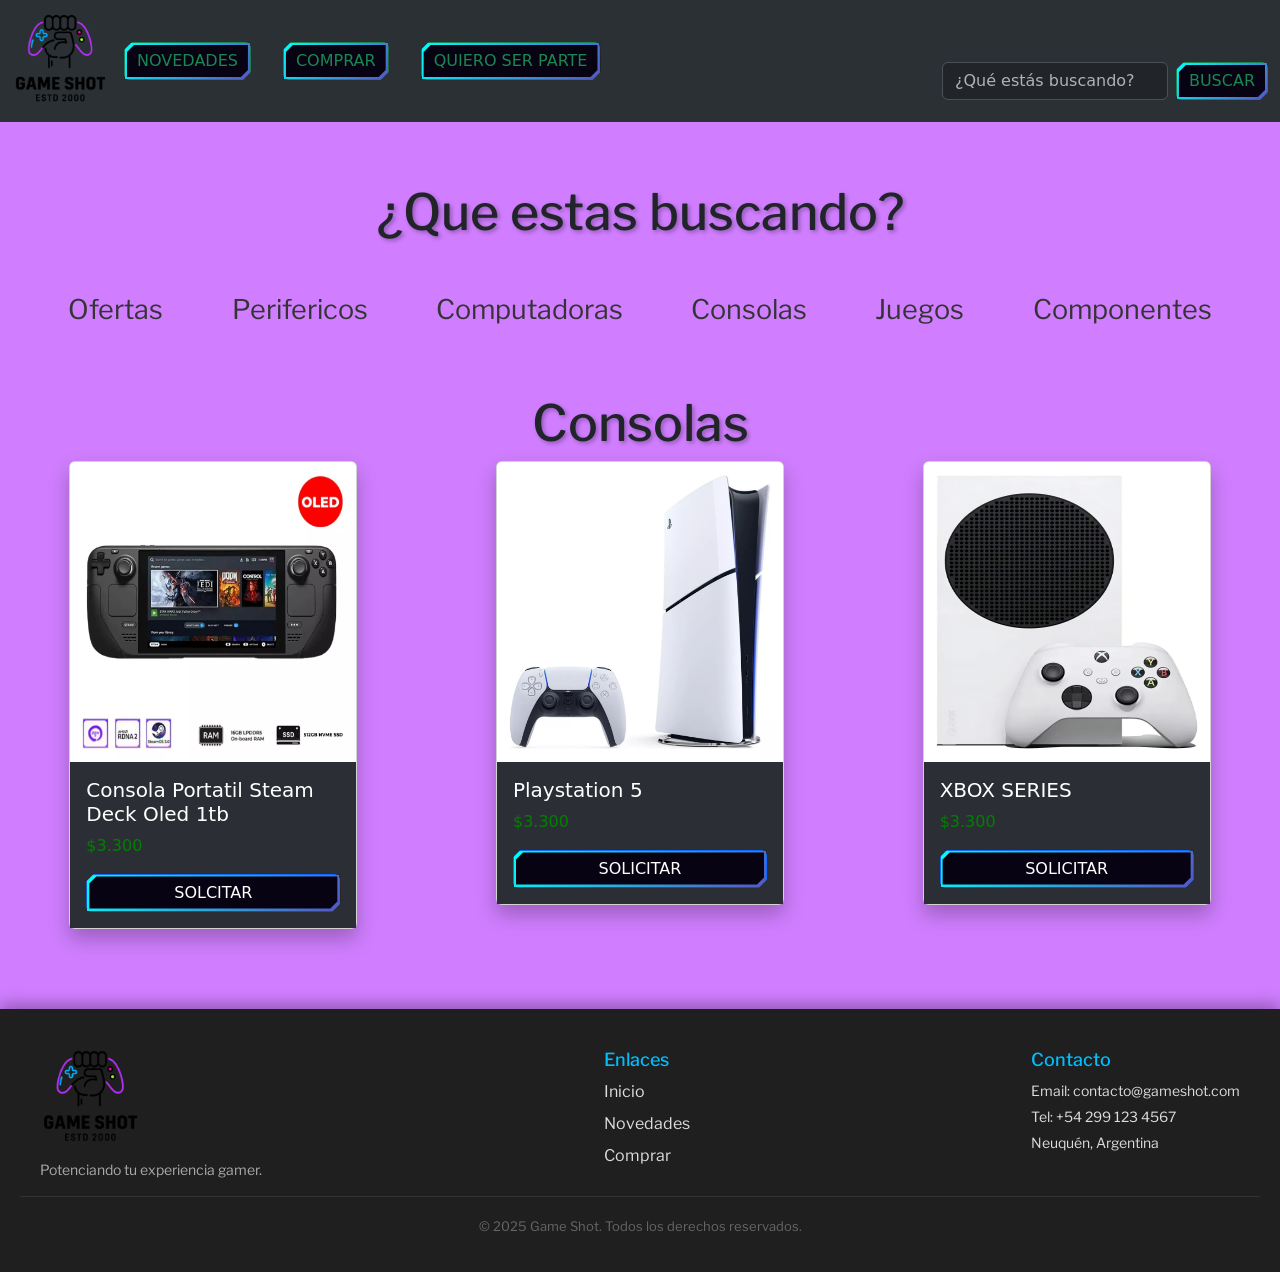
<file: assets/pages/consolas.html>
<!DOCTYPE html>
<html lang="en">
<head>
    <meta charset="UTF-8">
    <meta name="viewport" content="width=device-width, initial-scale=1.0">


  <!-- LIBRERIA -->

   <!-- CSS -->
   <link rel="stylesheet" href="../css/estilos.css">
  <!-- CSS ANIMATION -->
  <link href="https://unpkg.com/aos@2.3.1/dist/aos.css" rel="stylesheet">

   <!-- BOOTSTRAP -->
    <link href="https://cdn.jsdelivr.net/npm/bootstrap@5.3.5/dist/css/bootstrap.min.css" rel="stylesheet" integrity="sha384-SgOJa3DmI69IUzQ2PVdRZhwQ+dy64/BUtbMJw1MZ8t5HZApcHrRKUc4W0kG879m7" crossorigin="anonymous">
    <link rel="stylesheet" href="https://stackpath.bootstrapcdn.com/font-awesome/4.7.0/css/font-awesome.min.css">

    <!-- GOOGLE FONTS -->
<link rel="preconnect" href="https://fonts.googleapis.com">
<link rel="preconnect" href="https://fonts.gstatic.com" crossorigin>
<link href="https://fonts.googleapis.com/css2?family=Courgette&family=Exo+2:ital,wght@0,100..900;1,100..900&family=Fira+Sans+Condensed:ital,wght@0,100;0,200;0,300;0,400;0,500;0,600;0,700;0,800;0,900;1,100;1,200;1,300;1,400;1,500;1,600;1,700;1,800;1,900&family=Libre+Franklin:ital,wght@0,100..900;1,100..900&family=Noto+Serif+Hentaigana:wght@200..900&family=Playwrite+DK+Loopet+Guides&display=swap" rel="stylesheet">

<!-- ANIMATE STYLE -->
<link
rel="stylesheet"
href="https://cdnjs.cloudflare.com/ajax/libs/animate.css/4.1.1/animate.min.css"
/>

    <title>Componentes GAME SHOT</title>
</head>


<!-- BODY -->
<body class="body">


<!-- HEADER NAV -->
<header>
  <nav class="navbar navbar-expand-lg bg-body-tertiary" data-bs-theme="dark">
    <div class="container-fluid">
      <a class="navbar-brand" href="../../index.html">
        <img src="../img/principal/GAMESHOT.png" style="width: 6rem;" alt="">
      </a>
      <button class="navbar-toggler" type="button" data-bs-toggle="collapse" data-bs-target="#navbarNavAltMarkup" aria-controls="navbarNavAltMarkup" aria-expanded="false" aria-label="Toggle navigation">
        <span class="navbar-toggler-icon"></span>
      </button>

      <div class="collapse navbar-collapse d-flex justify-content-between align-items-center" id="navbarNavAltMarkup">
        <div class="navbar-nav">
          <a class="btn btn-outline-success" href="novedades.html">Novedades</a>
          <a class="btn btn-outline-success" href="stock.html">Comprar</a>
          <a class="btn btn-outline-success" href="serparte.html">Quiero ser parte</a>
        </div>

        <form class="d-flex" role="search">
          <input class="form-control me-2" type="search" placeholder="¿Qué estás buscando?" aria-label="Search">
          <button class="btn btn-outline-success" type="submit">Buscar</button>
        </form>
      </div>
    </div>
  </nav>
</header>
<!-- FIN DEL HEADER -->


<main>
<!-- TITULO PRINCIPAL -->
<div class="contenedortitulo">
    <h2 class="segundotituloh">
        ¿Que estas buscando?
    </h2>
</div>
<!-- FIN TITULO PRINCIPAL -->

<!-- BOTONERA DE LINKS COMPRAS -->
<nav class="botonera">
  <a href="stock.html">Ofertas</a>
  <a href="perifericos.html">Perifericos</a>
  <a href="computadoras.html">Computadoras</a>
  <a href="consolas.html">Consolas</a>
  <a href="juegos.html">Juegos</a>
  <a href="componentes.html">Componentes</a>
</nav>
<!-- FIN BOTONERA DE LINKS COMPRAS -->

<!-- SEGUNDO TITULO -->
<div class="contenedortitulo">
    <h2 class="segundotituloh">
        Consolas
    </h2>
</div>
<!-- FIN SEGUNDO TITULO -->

<!-- STOCK DE COMPONENTES -->
<section class="contenedorconsolas" data-aos="fade-right">


  <article>
    <div class="card" style="width: 18rem;">
      <img src="../img/productos/stock-total/consolas/deck-steam.jpg" class="card-img-top" alt="DECK STEAM CONSOLA">
      <div class="card-body">
        <h5 class="card-title">Consola Portatil Steam Deck Oled 1tb</h5>
        <p class="card-text" style="color: green;">$3.300</p>
        <a href="https://wa.me/+542994098121?text=Hola!%20Me%20gustaría%20consultar%20sobre%20un%20articulo%20de%20Game%20Shot" class="btn btn-primary">Solcitar</a>
      </div>
    </div>
</article> 


<article>
  <div class="card" style="width: 18rem;">
    <img src="../img/productos/stock-total/consolas/play5.jpg" class="card-img-top" alt="Playstaton5">
    <div class="card-body">
      <h5 class="card-title">Playstation 5</h5>
      <p class="card-text" style="color: green;">$3.300</p>
      <a href="https://wa.me/+542994098121?text=Hola!%20Me%20gustaría%20consultar%20sobre%20un%20articulo%20de%20Game%20Shot" class="btn btn-primary">Solicitar</a>
    </div>
  </div>
</article>

<article>
  <div class="card" style="width: 18rem;">
    <img src="../img/productos/stock-total/consolas/xbox-series.jpg" class="card-img-top" alt="XBOX SERIES">
    <div class="card-body">
      <h5 class="card-title">XBOX SERIES</h5>
      <p class="card-text" style="color: green;">$3.300</p>
      <a href="https://wa.me/+542994098121?text=Hola!%20Me%20gustaría%20consultar%20sobre%20un%20articulo%20de%20Game%20Shot" class="btn btn-primary">Solicitar</a>
    </div>
  </div>
</article>


</section>
<!-- FIN DE STOCK DE CONSOLAS -->
</main>

<!-- COMIENZO DEL FOOTER -->
<footer class="footer">
  <div class="footer-container">
    <div class="footer-logo">
      <img src="../img/principal/GAMESHOT.png" alt="Logo Game Shot">
      <p>Potenciando tu experiencia gamer.</p>
    </div>

    <div class="footer-links">
      <h5>Enlaces</h5>
      <ul>
        <li><a href="../../index.html">Inicio</a></li>
        <li><a href="/assets/pages/novedades.html">Novedades</a></li>
        <li><a href="stock.html">Comprar</a></li>
      </ul>
    </div>

    <div class="footer-contact">
      <h5>Contacto</h5>
      <p>Email: contacto@gameshot.com</p>
      <p>Tel: +54 299 123 4567</p>
      <p>Neuquén, Argentina</p>
    </div>
  </div>
  <div class="footer-bottom">
    <p>&copy; 2025 Game Shot. Todos los derechos reservados.</p>
  </div>
</footer>
<!-- FIN DEL FOOTER -->









 <!-- Scripts  -->
 <script src="https://cdn.jsdelivr.net/npm/bootstrap@5.3.5/dist/js/bootstrap.bundle.min.js" integrity="sha384-k6d4wzSIapyDyv1kpU366/PK5hCdSbCRGRCMv+eplOQJWyd1fbcAu9OCUj5zNLiq" crossorigin="anonymous"></script>
 <!-- ANIMATION CSS -->
 <script src="https://unpkg.com/aos@2.3.1/dist/aos.js"></script>
 <script>
  AOS.init();
</script>
</body>
</html>
</file>
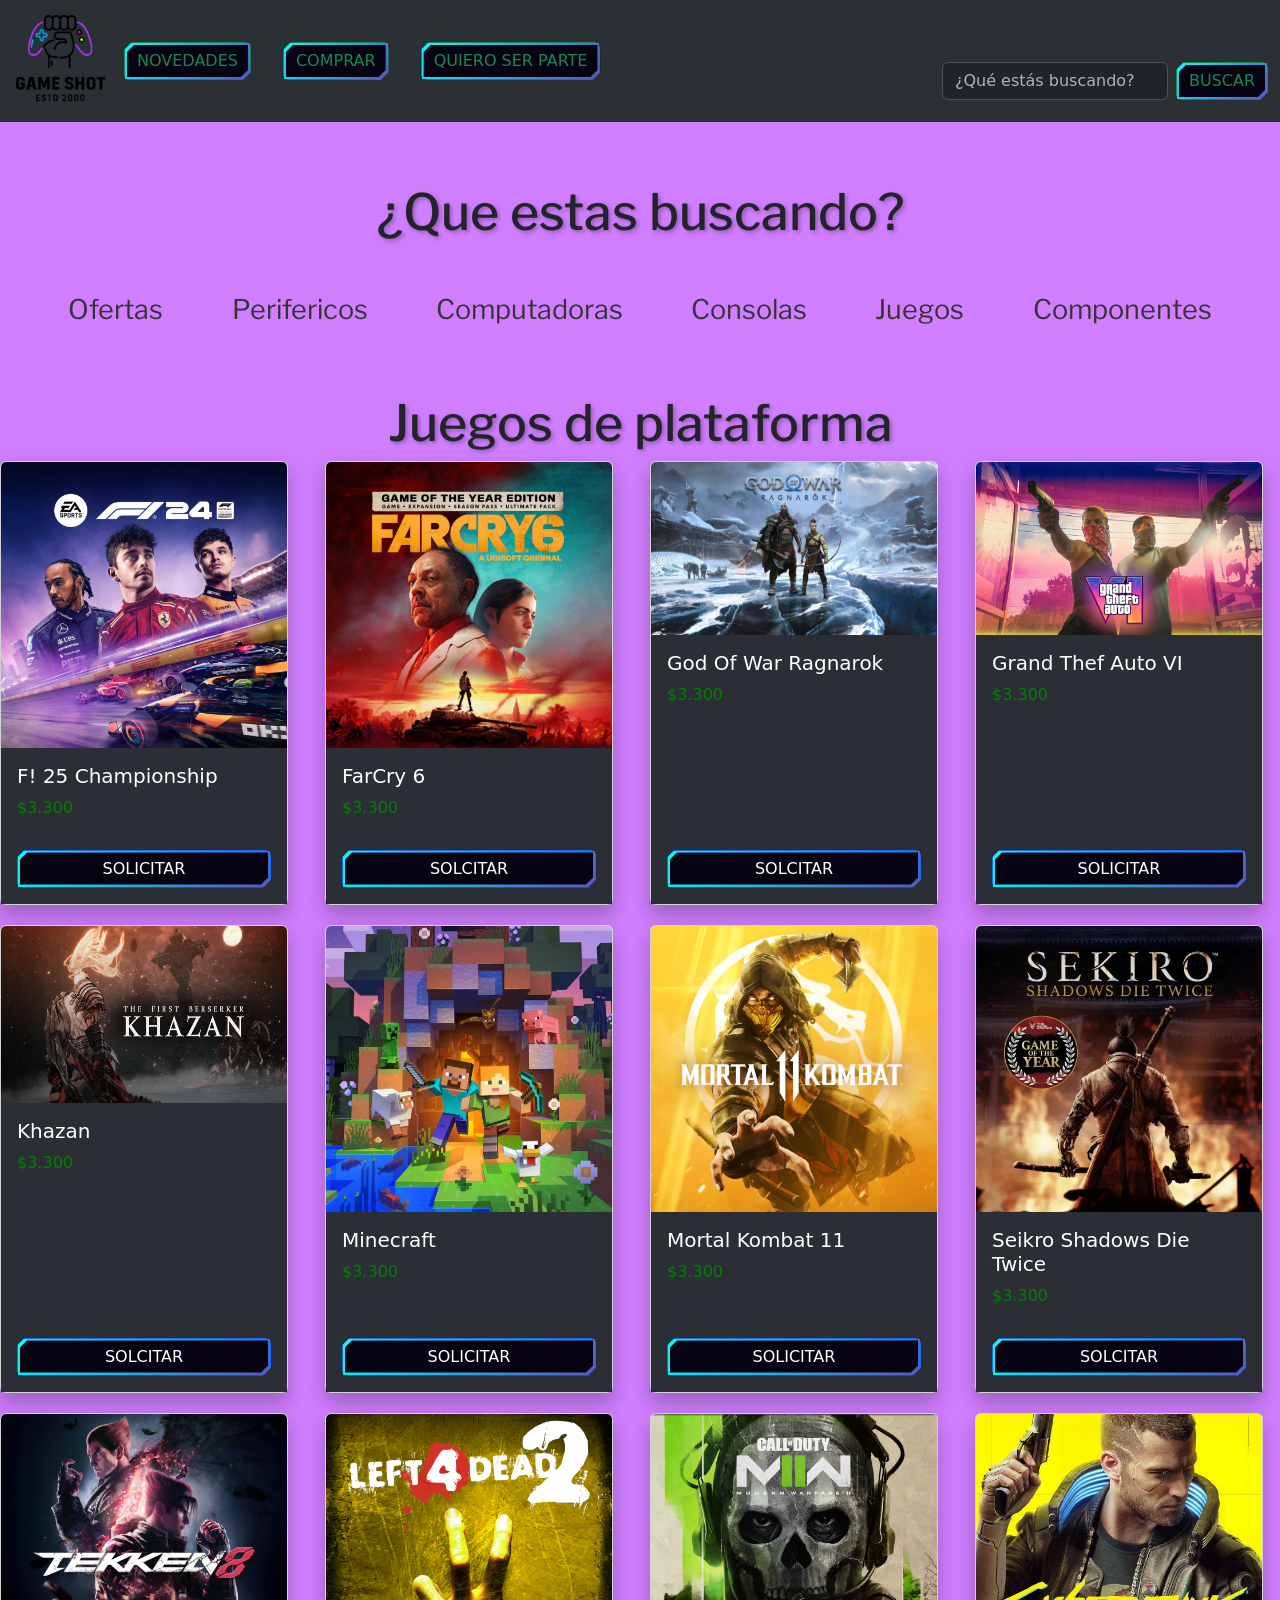
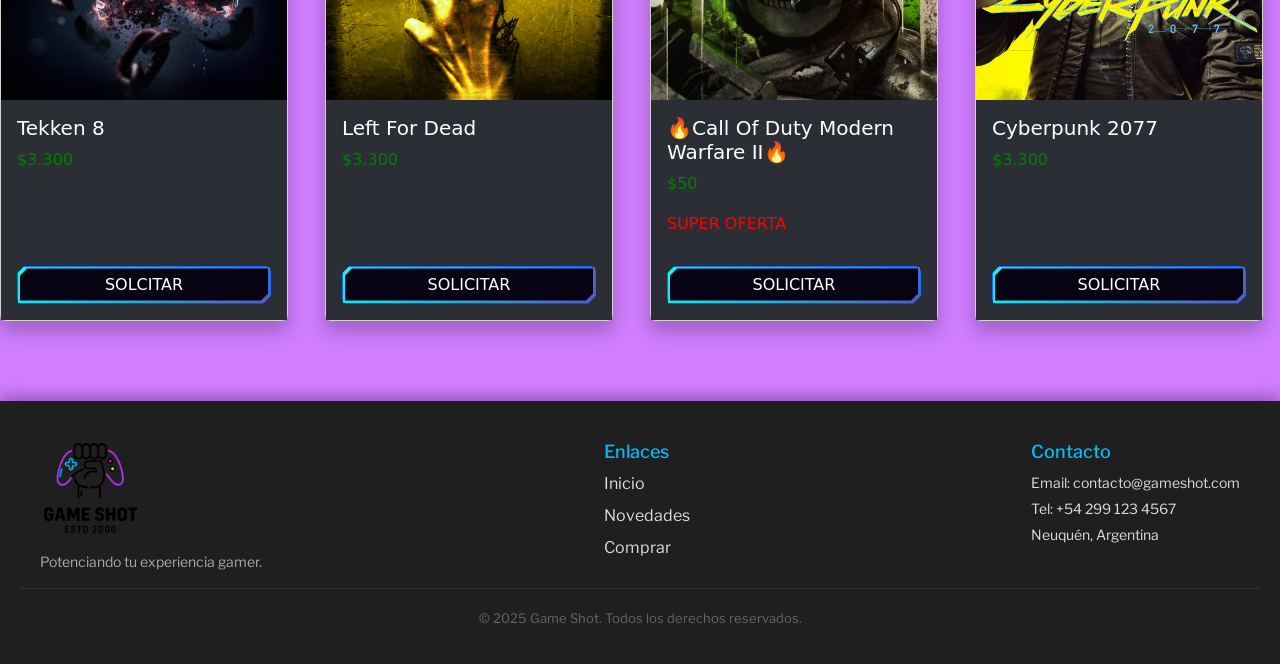
<file: assets/pages/juegos.html>
<!DOCTYPE html>
<html lang="en">
<head>
    <meta charset="UTF-8">
    <meta name="viewport" content="width=device-width, initial-scale=1.0">


  <!-- LIBRERIA -->

   <!-- CSS -->
   <link rel="stylesheet" href="../css/estilos.css">
  <!-- CSS ANIMATION -->
  <link href="https://unpkg.com/aos@2.3.1/dist/aos.css" rel="stylesheet">

   <!-- BOOTSTRAP -->
    <link href="https://cdn.jsdelivr.net/npm/bootstrap@5.3.5/dist/css/bootstrap.min.css" rel="stylesheet" integrity="sha384-SgOJa3DmI69IUzQ2PVdRZhwQ+dy64/BUtbMJw1MZ8t5HZApcHrRKUc4W0kG879m7" crossorigin="anonymous">
    <link rel="stylesheet" href="https://stackpath.bootstrapcdn.com/font-awesome/4.7.0/css/font-awesome.min.css">

    <!-- GOOGLE FONTS -->
<link rel="preconnect" href="https://fonts.googleapis.com">
<link rel="preconnect" href="https://fonts.gstatic.com" crossorigin>
<link href="https://fonts.googleapis.com/css2?family=Courgette&family=Exo+2:ital,wght@0,100..900;1,100..900&family=Fira+Sans+Condensed:ital,wght@0,100;0,200;0,300;0,400;0,500;0,600;0,700;0,800;0,900;1,100;1,200;1,300;1,400;1,500;1,600;1,700;1,800;1,900&family=Libre+Franklin:ital,wght@0,100..900;1,100..900&family=Noto+Serif+Hentaigana:wght@200..900&family=Playwrite+DK+Loopet+Guides&display=swap" rel="stylesheet">

<!-- ANIMATE STYLE -->
<link
rel="stylesheet"
href="https://cdnjs.cloudflare.com/ajax/libs/animate.css/4.1.1/animate.min.css"
/>

    <title>Juegos GAME SHOT</title>
</head>


<!-- BODY -->
<body class="body">


<!-- HEADER NAV -->
<header>
  <nav class="navbar navbar-expand-lg bg-body-tertiary" data-bs-theme="dark">
    <div class="container-fluid">
      <a class="navbar-brand" href="../../index.html">
        <img src="../img/principal/GAMESHOT.png" style="width: 6rem;" alt="">
      </a>
      <button class="navbar-toggler" type="button" data-bs-toggle="collapse" data-bs-target="#navbarNavAltMarkup" aria-controls="navbarNavAltMarkup" aria-expanded="false" aria-label="Toggle navigation">
        <span class="navbar-toggler-icon"></span>
      </button>

      <div class="collapse navbar-collapse d-flex justify-content-between align-items-center" id="navbarNavAltMarkup">
        <div class="navbar-nav">
          <a class="btn btn-outline-success" href="novedades.html">Novedades</a>
          <a class="btn btn-outline-success" href="stock.html">Comprar</a>
          <a class="btn btn-outline-success" href="serparte.html">Quiero ser parte</a>
        </div>

        <form class="d-flex" role="search">
          <input class="form-control me-2" type="search" placeholder="¿Qué estás buscando?" aria-label="Search">
          <button class="btn btn-outline-success" type="submit">Buscar</button>
        </form>
      </div>
    </div>
  </nav>
</header>
<!-- FIN DEL HEADER -->


<main>

<!-- TITULO PRINCIPAL -->
<div class="contenedortitulo">
    <h2 class="segundotituloh">
        ¿Que estas buscando?
    </h2>
</div>
<!-- FIN TITULO PRINCIPAL -->

<!-- BOTONERA DE LINKS COMPRAS -->
<nav class="botonera">
  <a href="stock.html">Ofertas</a>
  <a href="perifericos.html">Perifericos</a>
  <a href="computadoras.html">Computadoras</a>
  <a href="consolas.html">Consolas</a>
  <a href="juegos.html">Juegos</a>
  <a href="componentes.html">Componentes</a>
</nav>
<!-- FIN BOTONERA DE LINKS COMPRAS -->

<!-- SEGUNDO TITULO -->
<div class="contenedortitulo">
    <h2 class="segundotituloh">
        Juegos de plataforma
    </h2>
</div>
<!-- FIN SEGUNDO TITULO -->

<!-- STOCK DE JUEGOS TOTAL -->
<section class="contenedorjuegos" data-aos="fade-right">


<article>
  <div class="card" style="width: 18rem;">
    <img src="../img/novedades-juegos/f125.jpg" class="card-img-top" alt="F1 25 JUEGO">
    <div class="card-body">
      <h5 class="card-title">F! 25 Championship</h5>
      <p class="card-text" style="color: green;">$3.300</p>
      <a href="https://wa.me/+542994098121?text=Hola!%20Me%20gustaría%20consultar%20sobre%20un%20articulo%20de%20Game%20Shotm" class="btn btn-primary">Solicitar</a>
    </div>
  </div>
</article>


<article>
  <div class="card" style="width: 18rem;">
    <img src="../img/novedades-juegos/farcry6.jpg" class="card-img-top" alt="FARCRY 6 JUEGO">
    <div class="card-body">
      <h5 class="card-title">FarCry 6</h5>
      <p class="card-text" style="color: green;">$3.300</p>
      <a href="https://wa.me/+542994098121?text=Hola!%20Me%20gustaría%20consultar%20sobre%20un%20articulo%20de%20Game%20Shot" class="btn btn-primary">Solcitar</a>
    </div>
  </div>
</article>

<article>
  <div class="card" style="width: 18rem;">
    <img src="../img/novedades-juegos/god-of-war.jpg" class="card-img-top" alt="GOD OF WAR JUEGO">
    <div class="card-body">
      <h5 class="card-title">God Of War Ragnarok</h5>
      <p class="card-text" style="color: green;">$3.300</p>
      <a href="https://wa.me/+542994098121?text=Hola!%20Me%20gustaría%20consultar%20sobre%20un%20articulo%20de%20Game%20Shot" class="btn btn-primary">Solcitar</a>
    </div>
  </div>
</article>

<article>
  <div class="card" style="width: 18rem;">
    <img src="../img/novedades-juegos/gta.jpeg" class="card-img-top" alt="GTA JUEGO">
    <div class="card-body">
      <h5 class="card-title">Grand Thef Auto VI</h5>
      <p class="card-text" style="color: green;">$3.300</p>
      <a href="https://wa.me/+542994098121?text=Hola!%20Me%20gustaría%20consultar%20sobre%20un%20articulo%20de%20Game%20Shot" class="btn btn-primary">Solicitar</a>
    </div>
  </div>
</article>

<article>
  <div class="card" style="width: 18rem;">
    <img src="../img/novedades-juegos/kazhan.png" class="card-img-top" alt="Khazan JUEGO">
    <div class="card-body">
      <h5 class="card-title">Khazan</h5>
      <p class="card-text" style="color: green;">$3.300</p>
      <a href="https://wa.me/+542994098121?text=Hola!%20Me%20gustaría%20consultar%20sobre%20un%20articulo%20de%20Game%20Shot" class="btn btn-primary">Solcitar</a>
    </div>
  </div>
</article>

<article>
  <div class="card" style="width: 18rem;">
    <img src="../img/novedades-juegos/minecraft.jpg" class="card-img-top" alt="MINECRAFT JUEGO">
    <div class="card-body">
      <h5 class="card-title">Minecraft</h5>
      <p class="card-text" style="color: green;">$3.300</p>
      <a href="https://wa.me/+542994098121?text=Hola!%20Me%20gustaría%20consultar%20sobre%20un%20articulo%20de%20Game%20Shot" class="btn btn-primary">Solicitar</a>
    </div>
  </div>
</article>


<article>
  <div class="card" style="width: 18rem;">
    <img src="../img/novedades-juegos/mk11.jpg" class="card-img-top" alt="MORTAL KOMBAT JUEGO">
    <div class="card-body">
      <h5 class="card-title">Mortal Kombat 11</h5>
      <p class="card-text" style="color: green;">$3.300</p>
      <a href="https://wa.me/+542994098121?text=Hola!%20Me%20gustaría%20consultar%20sobre%20un%20articulo%20de%20Game%20Shot" class="btn btn-primary">Solicitar</a>
    </div>
  </div>
</article>

<article>
  <div class="card" style="width: 18rem;">
    <img src="../img/novedades-juegos/seikro.jpg" class="card-img-top" alt="SEIKRO JUEGO">
    <div class="card-body">
      <h5 class="card-title">Seikro Shadows Die Twice</h5>
      <p class="card-text" style="color: green;">$3.300</p>
      <a href="https://wa.me/+542994098121?text=Hola!%20Me%20gustaría%20consultar%20sobre%20un%20articulo%20de%20Game%20Shot" class="btn btn-primary">Solcitar</a>
    </div>
  </div>
</article>

<article>
  <div class="card" style="width: 18rem;">
    <img src="../img/novedades-juegos/tekken.jpg" class="card-img-top" alt="Tekken 8 JUEGO">
    <div class="card-body">
      <h5 class="card-title">Tekken 8</h5>
      <p class="card-text" style="color: green;">$3.300</p>
      <a href="https://wa.me/+542994098121?text=Hola!%20Me%20gustaría%20consultar%20sobre%20un%20articulo%20de%20Game%20Shot" class="btn btn-primary">Solcitar</a>
    </div>
  </div>
</article>

<article>
  <div class="card" style="width: 18rem;">
    <img src="../img/novedades-juegos/left-for-dead.jpg" class="card-img-top" alt="LEFT FOR DEAD JUEGO">
    <div class="card-body">
      <h5 class="card-title">Left For Dead</h5>
      <p class="card-text" style="color: green;">$3.300</p>
      <a href="https://wa.me/+542994098121?text=Hola!%20Me%20gustaría%20consultar%20sobre%20un%20articulo%20de%20Game%20Shot" class="btn btn-primary">Solicitar</a>
    </div>
  </div>
</article>

<article>
  <div class="card" style="width: 18rem;">
    <img src="../img/novedades-juegos/call-of-duty.jpg" class="card-img-top" alt="CALL OF DUTY JUEGO">
    <div class="card-body">
      <h5 class="card-title"><span class="fuego">🔥</span>Call Of Duty Modern Warfare II<span class="fuego">🔥</span></h5>
      <p class="card-text" style="color: green;">$50</p> <p style="color: red;">SUPER OFERTA</p>
      <a href="https://wa.me/+542994098121?text=Hola!%20Me%20gustaría%20consultar%20sobre%20un%20articulo%20de%20Game%20Shot" class="btn btn-primary">Solicitar</a>
    </div>
  </div>
</article>

<article>
  <div class="card" style="width: 18rem;">
    <img src="../img/novedades-juegos/cyberpunk.jpg" class="card-img-top" alt="CYBERPUNK JUEGO">
    <div class="card-body">
      <h5 class="card-title">Cyberpunk 2077</h5>
      <p class="card-text" style="color: green;">$3.300</p>
      <a href="https://wa.me/+542994098121?text=Hola!%20Me%20gustaría%20consultar%20sobre%20un%20articulo%20de%20Game%20Shot" class="btn btn-primary">Solicitar</a>
    </div>
  </div>
</article>

</section>
<!-- FIN DE STOCK DE JUEGOS -->
</main>

<!-- COMIENZO DEL FOOTER -->
<footer class="footer">
  <div class="footer-container">
    <div class="footer-logo">
      <img src="../img/principal/GAMESHOT.png" alt="Logo Game Shot">
      <p>Potenciando tu experiencia gamer.</p>
    </div>

    <div class="footer-links">
      <h5>Enlaces</h5>
      <ul>
        <li><a href="../../index.html">Inicio</a></li>
        <li><a href="novedades.html">Novedades</a></li>
        <li><a href="stock.html">Comprar</a></li>
      </ul>
    </div>

    <div class="footer-contact">
      <h5>Contacto</h5>
      <p>Email: contacto@gameshot.com</p>
      <p>Tel: +54 299 123 4567</p>
      <p>Neuquén, Argentina</p>
    </div>
  </div>
  <div class="footer-bottom">
    <p>&copy; 2025 Game Shot. Todos los derechos reservados.</p>
  </div>
</footer>
<!-- FIN DEL FOOTER -->









 <!-- Scripts  -->
 <script src="https://cdn.jsdelivr.net/npm/bootstrap@5.3.5/dist/js/bootstrap.bundle.min.js" integrity="sha384-k6d4wzSIapyDyv1kpU366/PK5hCdSbCRGRCMv+eplOQJWyd1fbcAu9OCUj5zNLiq" crossorigin="anonymous"></script>
 <!-- ANIMATION CSS -->
 <script src="https://unpkg.com/aos@2.3.1/dist/aos.js"></script>
 <script>
  AOS.init();
</script>
</body>
</html>
</file>
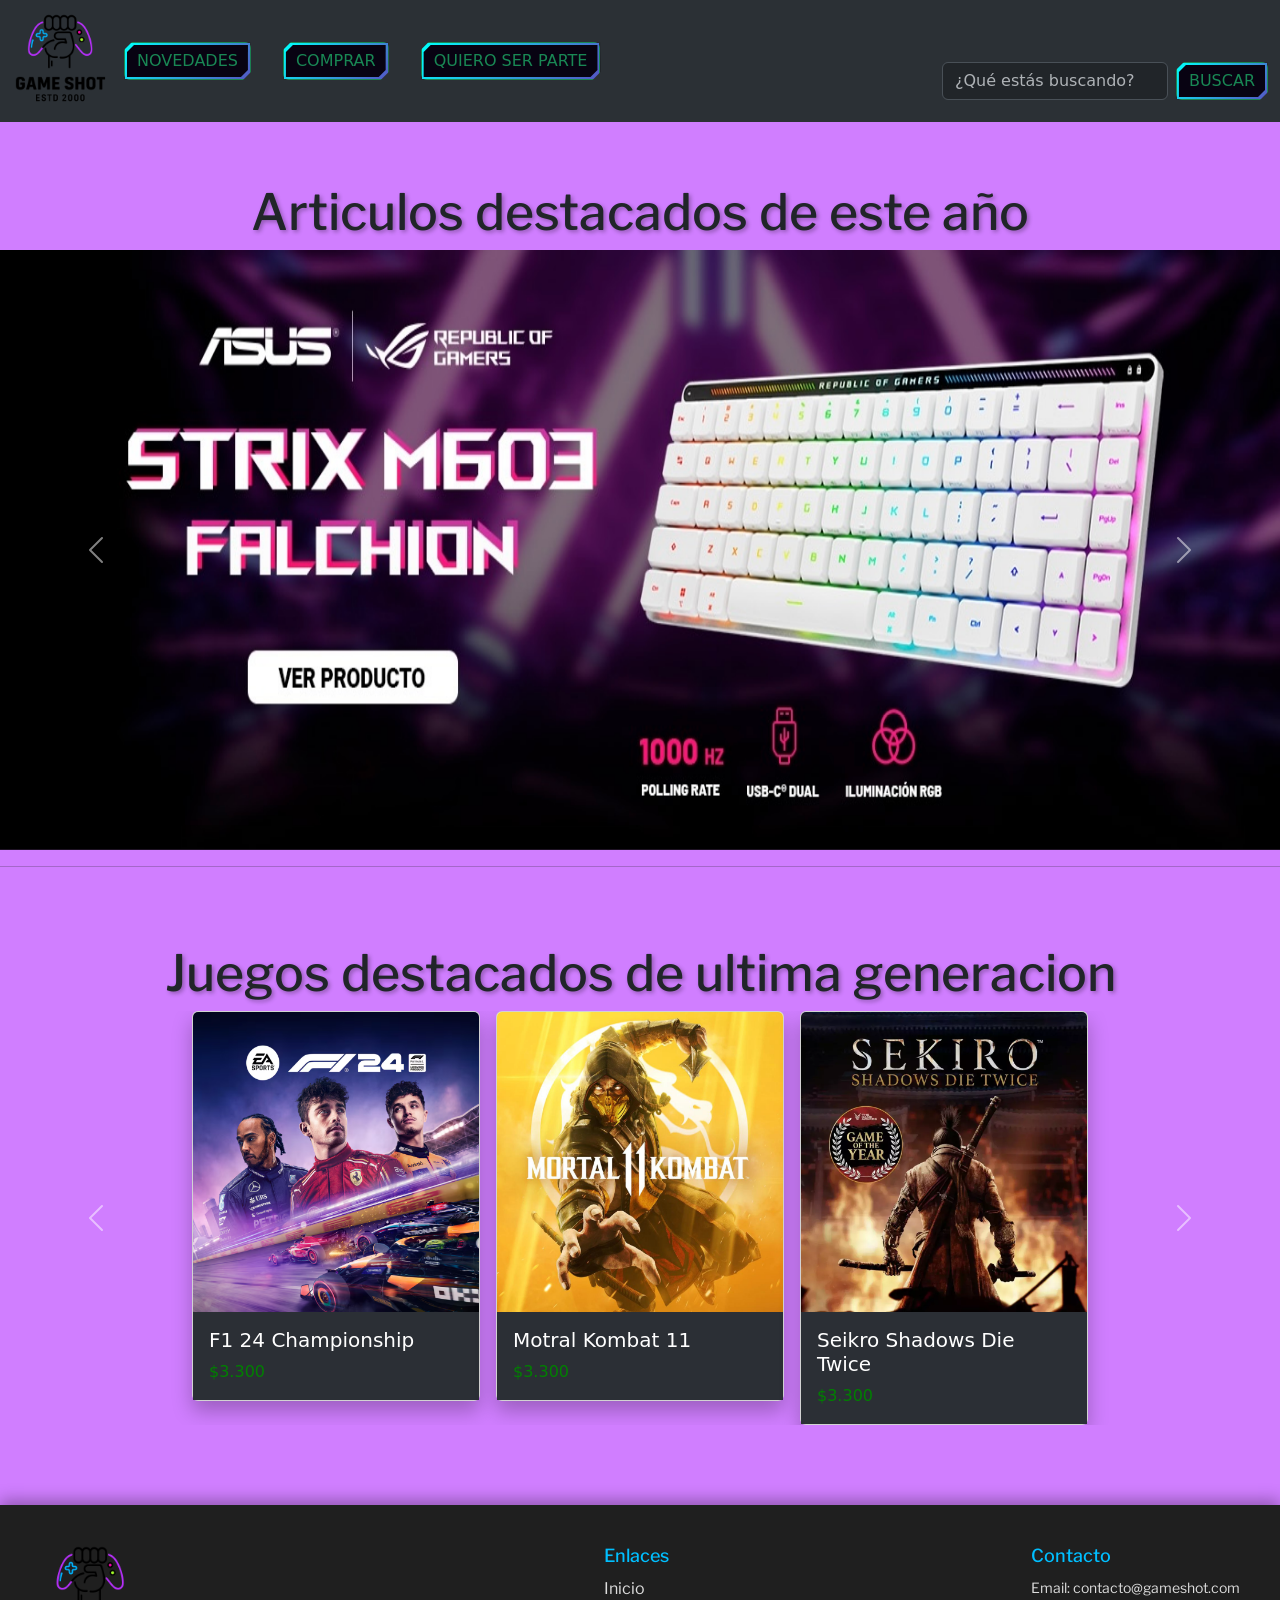
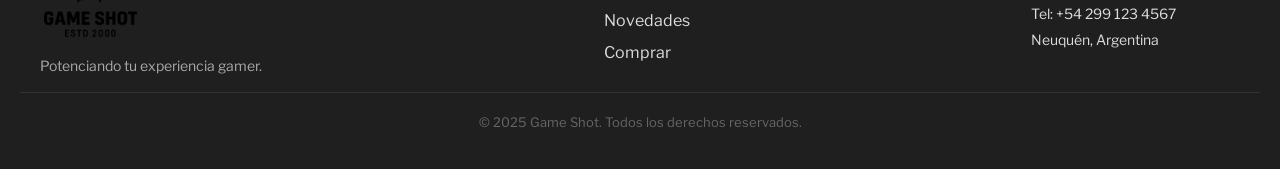
<file: assets/pages/novedades.html>
<!DOCTYPE html>
<html lang="en">
<head>
    <meta charset="UTF-8">
    <meta name="viewport" content="width=device-width, initial-scale=1.0">
 

  <!-- LIBRERIA -->

   <!-- CSS -->
   <link rel="stylesheet" href="../css/estilos.css">
  <!-- CSS ANIMATION -->
  <link href="https://unpkg.com/aos@2.3.1/dist/aos.css" rel="stylesheet">

   <!-- BOOTSTRAP -->
    <link href="https://cdn.jsdelivr.net/npm/bootstrap@5.3.5/dist/css/bootstrap.min.css" rel="stylesheet" integrity="sha384-SgOJa3DmI69IUzQ2PVdRZhwQ+dy64/BUtbMJw1MZ8t5HZApcHrRKUc4W0kG879m7" crossorigin="anonymous">
    <link rel="stylesheet" href="https://stackpath.bootstrapcdn.com/font-awesome/4.7.0/css/font-awesome.min.css">

    <!-- GOOGLE FONTS -->
<link rel="preconnect" href="https://fonts.googleapis.com">
<link rel="preconnect" href="https://fonts.gstatic.com" crossorigin>
<link href="https://fonts.googleapis.com/css2?family=Courgette&family=Exo+2:ital,wght@0,100..900;1,100..900&family=Fira+Sans+Condensed:ital,wght@0,100;0,200;0,300;0,400;0,500;0,600;0,700;0,800;0,900;1,100;1,200;1,300;1,400;1,500;1,600;1,700;1,800;1,900&family=Libre+Franklin:ital,wght@0,100..900;1,100..900&family=Noto+Serif+Hentaigana:wght@200..900&family=Playwrite+DK+Loopet+Guides&display=swap" rel="stylesheet">

<!-- ANIMATE STYLE -->
<link
rel="stylesheet"
href="https://cdnjs.cloudflare.com/ajax/libs/animate.css/4.1.1/animate.min.css"
/>

    <title>GAME SHOT</title>
</head>


<!-- BODY -->
<body class="body">

    
<!-- HEADER NAV -->
<header>
  <nav class="navbar navbar-expand-lg bg-body-tertiary" data-bs-theme="dark">
    <div class="container-fluid">
      <a class="navbar-brand" href="../../index.html">
        <img src="../img/principal/GAMESHOT.png" style="width: 6rem;" alt="">
      </a>
      <button class="navbar-toggler" type="button" data-bs-toggle="collapse" data-bs-target="#navbarNavAltMarkup" aria-controls="navbarNavAltMarkup" aria-expanded="false" aria-label="Toggle navigation">
        <span class="navbar-toggler-icon"></span>
      </button>

      <div class="collapse navbar-collapse d-flex justify-content-between align-items-center" id="navbarNavAltMarkup">
        <div class="navbar-nav">
          <a class="btn btn-outline-success" href="novedades.html">Novedades</a>
          <a class="btn btn-outline-success" href="stock.html">Comprar</a>
          <a class="btn btn-outline-success" href="serparte.html">Quiero ser parte</a>
        </div>

        <form class="d-flex" role="search">
          <input class="form-control me-2" type="search" placeholder="¿Qué estás buscando?" aria-label="Search">
          <button class="btn btn-outline-success" type="submit">Buscar</button>
        </form>
      </div>
    </div>
  </nav>
</header>
<!-- FIN DEL HEADER -->

<main>
<!-- LISTA DE CARROUSEL STOCK -->
<div class="carrouseles" data-aos="zoom-in" >
<section class="contenedorcarrouseluno">
  <div class="contenedorprimertitulo">
  <h1 class="novedadesprimertitulo">Articulos destacados de este año</h1>
</div>
  <div id="carouselExampleFade" class="carousel slide carousel-fade">
    <div class="carousel-inner">
    <article>
      <div class="carousel-item active">
        <a href="/assets/pages/perifericos.html">
        <img src="../img/novedades-productos/teclado-novedad.jpg" class="d-block w-100" alt="TECLADO GAMER DE NOVEDAD">
      </a>
      </div>
    </article>

    <article>
      <div class="carousel-item">
        <a href="/assets/pages/stock.html">
        <img src="../img/novedades-productos/gamepads.jpg" class="d-block w-100" alt="GAMEPADS DE NOVEDAD">
      </a>
      </div>
    </article>


    <article>
      <div class="carousel-item">
        <a href="/assets/pages/componentes.html">
        <img src="../img/novedades-productos/geforceRTX.jpg" class="d-block w-100" alt="PLACA DE VIDEO GEFORCE">
      </a>
      </div>
    </article>
    </div>
    <button class="carousel-control-prev" type="button" data-bs-target="#carouselExampleFade" data-bs-slide="prev">
      <span class="carousel-control-prev-icon" aria-hidden="true"></span>
      <span class="visually-hidden">Previous</span>
    </button>
    <button class="carousel-control-next" type="button" data-bs-target="#carouselExampleFade" data-bs-slide="next">
      <span class="carousel-control-next-icon" aria-hidden="true"></span>
      <span class="visually-hidden">Next</span>
    </button>
  </div>
</section>
<!-- FIN CARROUSEL DE NOVEDADES -->

<!-- BARRA -->
<hr>
<!-- BARRA -->

<!-- STOCK DE CARDS Y CARROUSEL JUEGOS -->
<section class="segundocarrouselnovedades">
<div class="contenedorsegundotitulo">
  <h2 class="novedadessegundotitulo">Juegos destacados de ultima generacion</h2>
</div>
<div id="carouselCards" class="carousel slide" data-bs-ride="carousel">
  <div class="carousel-inner">
    <div class="carousel-item active">
      <div class="d-flex justify-content-center gap-3">

        <article>
        <div class="card" style="width: 18rem;">
          <a href="/assets/pages/juegos.html">
          <img src="../img/novedades-juegos/f125.jpg" class="card-img-top" alt=" FORMULA 1 25 JUEGO"></a>
          <div class="card-body">
            <h5 class="card-title">F1 24 Championship</h5>
            <p class="card-text" style="color: green;">$3.300</p>
          </div>
        </div>
        </article>

      <article>
        <div class="card" style="width: 18rem;">
          <a href="/assets/pages/juegos.htm">
          <img src="../img/novedades-juegos/mk11.jpg" class="card-img-top" alt="MORTAL KOMBAT 11 JUEGO"></a>
          <div class="card-body">
            <h5 class="card-title">Motral Kombat 11</h5>
            <p class="card-text" style="color: green;">$3.300</p>
          </div>
        </div>
      </article>

      <article>
        <div class="card" style="width: 18rem;">
          <a href="/assets/pages/juegos.htm">
          <img src="../img/novedades-juegos/seikro.jpg" class="card-img-top" alt="SEIKRO JUEGO"></a>
          <div class="card-body">
            <h5 class="card-title">Seikro Shadows Die Twice</h5>
            <p class="card-text" style="color: green;">$3.300</p>
          </div>
        </div>
      </article>

      </div>
    </div>


    <div class="carousel-item">
      <div class="d-flex justify-content-center gap-3">
        <article>
        <div class="card" style="width: 18rem;">
          <a href="juegos.html">
          <img src="../img/novedades-juegos/minecraft.jpg" class="card-img-top" alt="MINECRAFT JUEGO"></a>
          <div class="card-body">
            <h5 class="card-title">Minecraft</h5>
            <p class="card-text" style="color: green;">$3.300</p>
          </div>
        </div>
      </article>

      <article>
        <div class="card" style="width: 18rem;">
          <a href="juegos.html">
          <img src="../img/novedades-juegos/tekken.jpg" class="card-img-top" alt="TEKKEN JUEGO"></a>
          <div class="card-body">
            <h5 class="card-title">Tekken 8</h5>
            <p class="card-text" style="color: green;">$3.300</p>
          </div>
        </div>
      </article>

      <article>
        <div class="card" style="width: 18rem;">
          <a href="juegos.html">
          <img src="../img/novedades-juegos/farcry6.jpg" class="card-img-top" alt="FARCRY 6 JUEGO"></a>
          <div class="card-body">
            <h5 class="card-title">Farcry 6</h5>
            <p class="card-text" style="color: green;">$3.300</p>
          </div>
        </div>
      </article>

      </div>
    </div>
  </div>

  <button class="carousel-control-prev" type="button" data-bs-target="#carouselCards" data-bs-slide="prev">
    <span class="carousel-control-prev-icon"></span>
    <span class="visually-hidden">Previous</span>
  </button>
  <button class="carousel-control-next" type="button" data-bs-target="#carouselCards" data-bs-slide="next">
    <span class="carousel-control-next-icon"></span>
    <span class="visually-hidden">Next</span>
  </button>
</div>
</section>
<!-- FIN STOCK DE CARDS Y CARROUSEL JUEGOS -->

</main>
<!-- FIN DEL MAIN -->
<!-- COMIENZO DEL FOOTER -->
<footer class="footer">
  <div class="footer-container">
    <div class="footer-logo">
      <img src="../img/principal/GAMESHOT.png" alt="Logo Game Shot">
      <p>Potenciando tu experiencia gamer.</p>
    </div>

    <div class="footer-links">
      <h5>Enlaces</h5>
      <ul>
        <li><a href="/index.html">Inicio</a></li>
        <li><a href="/assets/pages/novedades.html">Novedades</a></li>
        <li><a href="stock.html">Comprar</a></li>
      </ul>
    </div>

    <div class="footer-contact">
      <h5>Contacto</h5>
      <p>Email: contacto@gameshot.com</p>
      <p>Tel: +54 299 123 4567</p>
      <p>Neuquén, Argentina</p>
    </div>
  </div>
  <div class="footer-bottom">
    <p>&copy; 2025 Game Shot. Todos los derechos reservados.</p>
  </div>
</footer>
<!-- FIN DEL FOOTER -->








 <!-- Scripts  -->
 <script src="https://cdn.jsdelivr.net/npm/bootstrap@5.3.5/dist/js/bootstrap.bundle.min.js" integrity="sha384-k6d4wzSIapyDyv1kpU366/PK5hCdSbCRGRCMv+eplOQJWyd1fbcAu9OCUj5zNLiq" crossorigin="anonymous"></script>
 <!-- ANIMATION CSS -->
 <script src="https://unpkg.com/aos@2.3.1/dist/aos.js"></script>
 <script>
  AOS.init();
</script>
</body>
</html>
</file>
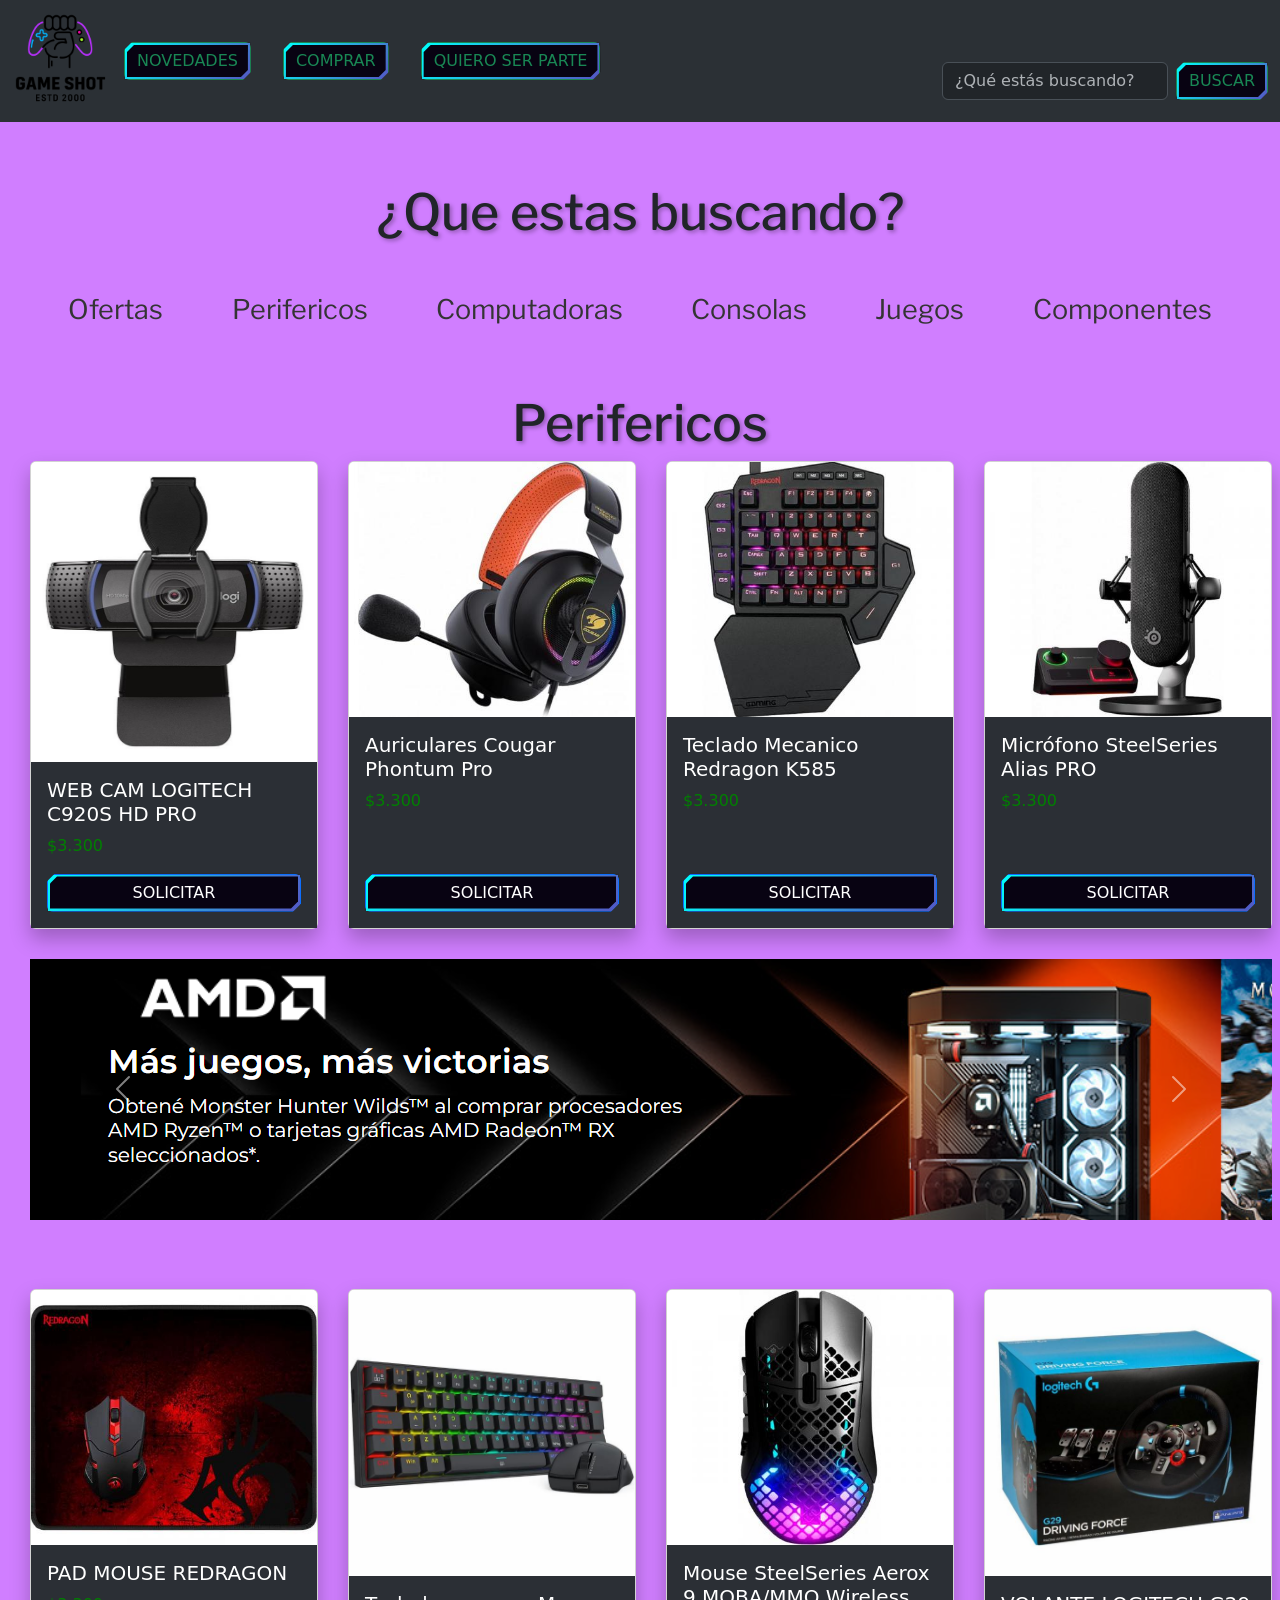
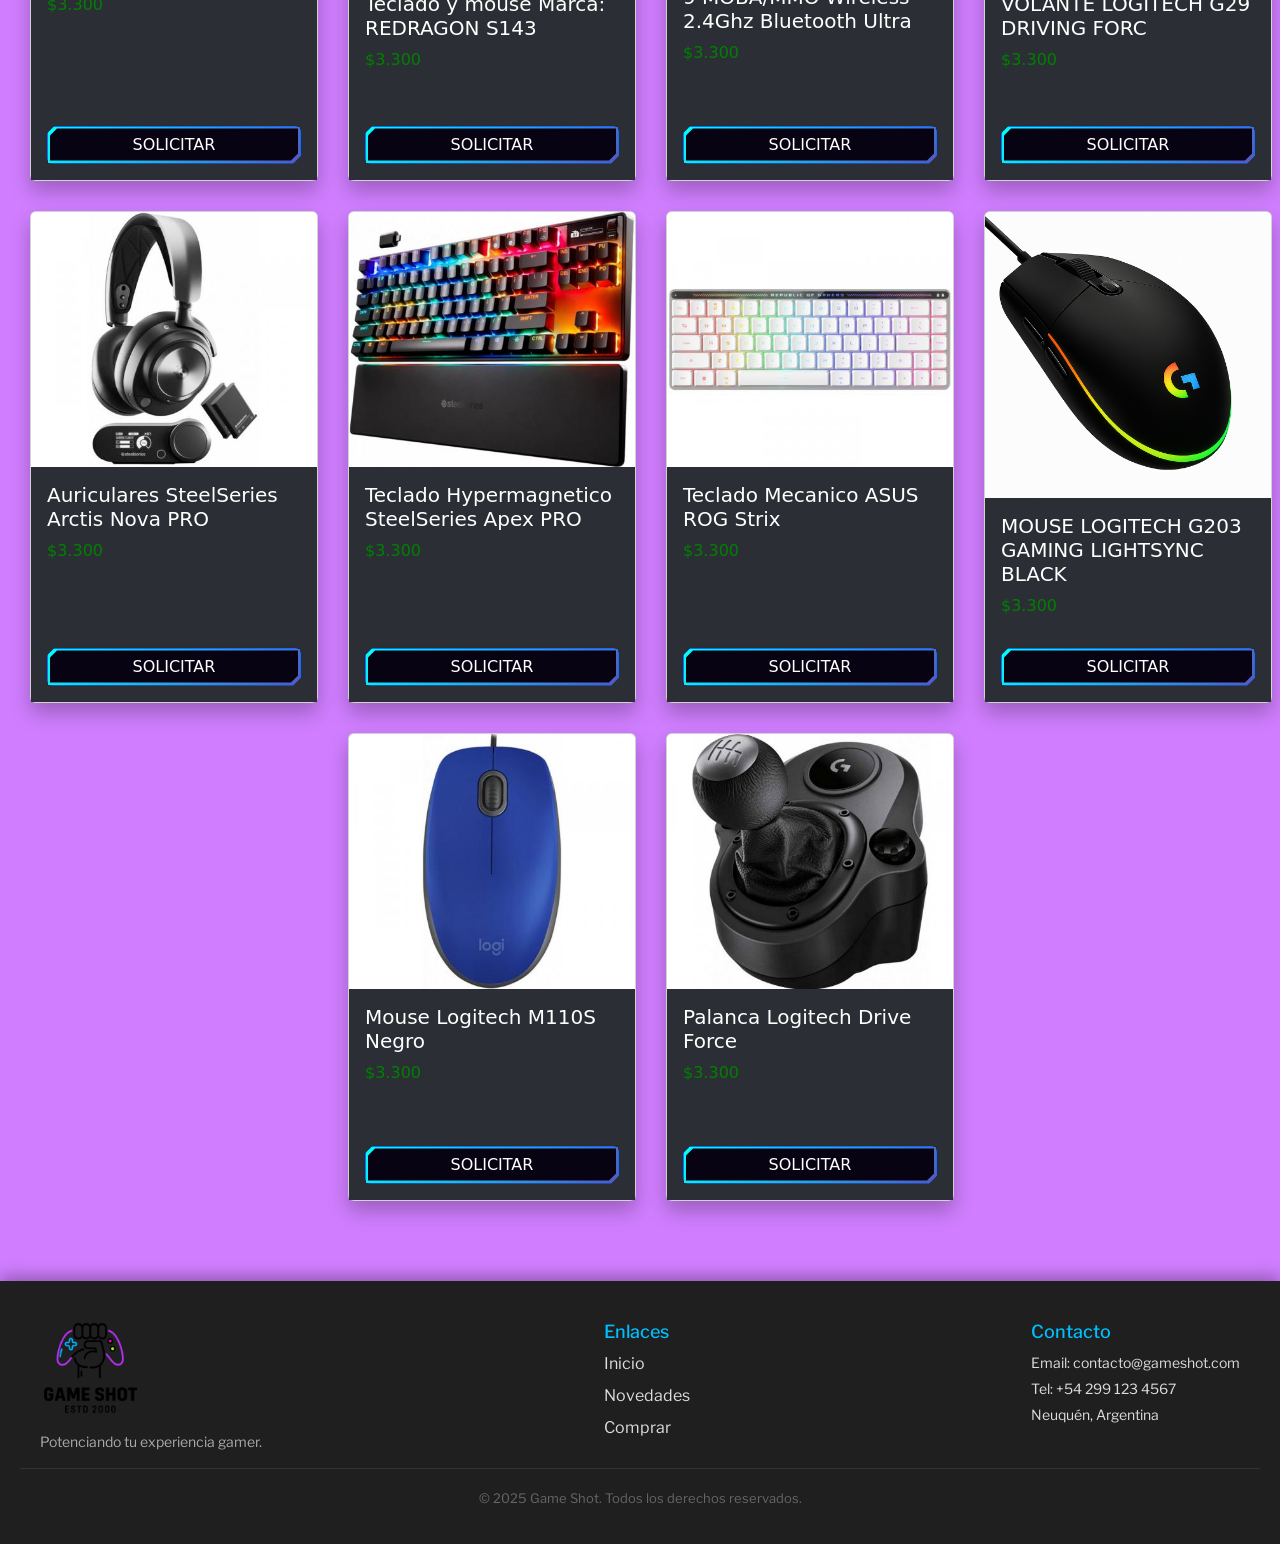
<file: assets/pages/perifericos.html>
<!DOCTYPE html>
<html lang="en">
<head>
    <meta charset="UTF-8">
    <meta name="viewport" content="width=device-width, initial-scale=1.0">
 

  <!-- LIBRERIA -->

   <!-- CSS -->
    <link rel="stylesheet" href="../css/estilos.css">
  <!-- CSS ANIMATION -->
  <link href="https://unpkg.com/aos@2.3.1/dist/aos.css" rel="stylesheet">

   <!-- BOOTSTRAP -->
    <link href="https://cdn.jsdelivr.net/npm/bootstrap@5.3.5/dist/css/bootstrap.min.css" rel="stylesheet" integrity="sha384-SgOJa3DmI69IUzQ2PVdRZhwQ+dy64/BUtbMJw1MZ8t5HZApcHrRKUc4W0kG879m7" crossorigin="anonymous">
    <link rel="stylesheet" href="https://stackpath.bootstrapcdn.com/font-awesome/4.7.0/css/font-awesome.min.css">

    <!-- GOOGLE FONTS -->
<link rel="preconnect" href="https://fonts.googleapis.com">
<link rel="preconnect" href="https://fonts.gstatic.com" crossorigin>
<link href="https://fonts.googleapis.com/css2?family=Courgette&family=Exo+2:ital,wght@0,100..900;1,100..900&family=Fira+Sans+Condensed:ital,wght@0,100;0,200;0,300;0,400;0,500;0,600;0,700;0,800;0,900;1,100;1,200;1,300;1,400;1,500;1,600;1,700;1,800;1,900&family=Libre+Franklin:ital,wght@0,100..900;1,100..900&family=Noto+Serif+Hentaigana:wght@200..900&family=Playwrite+DK+Loopet+Guides&display=swap" rel="stylesheet">

<!-- ANIMATE STYLE -->
<link
rel="stylesheet"
href="https://cdnjs.cloudflare.com/ajax/libs/animate.css/4.1.1/animate.min.css"
/>

    <title>GAME SHOT</title>
</head>


<!-- BODY -->
<body class="body">

    
<!-- HEADER NAV -->
<header>
  <nav class="navbar navbar-expand-lg bg-body-tertiary" data-bs-theme="dark">
    <div class="container-fluid">
      <a class="navbar-brand" href="../../index.html">
        <img src="../img/principal/GAMESHOT.png" style="width: 6rem;" alt="GAMESHOT">
      </a>
      <button class="navbar-toggler" type="button" data-bs-toggle="collapse" data-bs-target="#navbarNavAltMarkup" aria-controls="navbarNavAltMarkup" aria-expanded="false" aria-label="Toggle navigation">
        <span class="navbar-toggler-icon"></span>
      </button>

      <div class="collapse navbar-collapse d-flex justify-content-between align-items-center" id="navbarNavAltMarkup">
        <div class="navbar-nav">
          <a class="btn btn-outline-success" href="novedades.html">Novedades</a>
          <a class="btn btn-outline-success" href="stock.html">Comprar</a>
          <a class="btn btn-outline-success" href="serparte.html">Quiero ser parte</a>
        </div>

        <form class="d-flex" role="search">
          <input class="form-control me-2" type="search" placeholder="¿Qué estás buscando?" aria-label="Search">
          <button class="btn btn-outline-success" type="submit">Buscar</button>
        </form>
      </div>
    </div>
  </nav>
</header>
<!-- FIN DEL HEADER -->


<main>


<div class="contenedortitulo">
    <h2 class="segundotituloh">
        ¿Que estas buscando?
    </h2>
</div>

<!-- BOTONERA DE LINKS COMPRAS -->
<nav class="botonera">
  <a href="stock.html">Ofertas</a>
  <a href="perifericos.html">Perifericos</a>
  <a href="computadoras.html">Computadoras</a>
  <a href="consolas.html">Consolas</a>
  <a href="juegos.html">Juegos</a>
  <a href="componentes.html">Componentes</a>
</nav>
<!-- FIN BOTONERA DE LINKS COMPRAS -->

<div class="contenedortitulo">
    <h2 class="segundotituloh">
        Perifericos
    </h2>
</div>
<!-- INICIO CONTENEDOR DE PERIFERICOS -->
<section class="contenedorperifericos" data-aos="fade-right">


    <article>
        <div class="card" style="width: 18rem;">
          <img src="../img/productos/stock-total/webcam-logitech.jpg" class="card-img-top" alt="camara web LOGITECH">
          <div class="card-body">
            <h5 class="card-title">WEB CAM LOGITECH C920S HD PRO</h5>
            <p class="card-text" style="color: green;">$3.300</p>
            <a href="https://wa.me/+542994098121?text=Hola!%20Me%20gustaría%20consultar%20sobre%20un%20articulo%20de%20Game%20Shot" class="btn btn-primary">Solicitar</a>
          </div>
        </div>
    </article>

        <article>
        <div class="card" style="width: 18rem;">
          <img src="../img/productos/stock-total/perifericos/auriculares-cougar.jpg" class="card-img-top" alt="AURICULARES COUGAR">
          <div class="card-body">
            <h5 class="card-title">Auriculares Cougar Phontum Pro</h5>
            <p class="card-text" style="color: green;">$3.300</p>
            <a href="https://wa.me/+542994098121?text=Hola!%20Me%20gustaría%20consultar%20sobre%20un%20articulo%20de%20Game%20Shot" class="btn btn-primary">Solicitar</a>
          </div>
        </div>
      </article>
    

      <article>
        <div class="card" style="width: 18rem;">
          <img src="../img/productos/stock-total/perifericos/teclado-mecanico.jpg" class="card-img-top" alt="TECLADO MECANICO DE UNA MANO">
          <div class="card-body">
            <h5 class="card-title">Teclado Mecanico Redragon K585</h5>
            <p class="card-text" style="color: green;">$3.300</p>
            <a href="https://wa.me/+542994098121?text=Hola!%20Me%20gustaría%20consultar%20sobre%20un%20articulo%20de%20Game%20Shot" class="btn btn-primary">Solicitar</a>
          </div>
        </div>
      </article>
    
      <article>
        <div class="card" style="width: 18rem;">
          <img src="../img/productos/stock-total/microfono-steelseries.jpg" class="card-img-top" alt="MICROFONO STREELSERIES">
          <div class="card-body">
            <h5 class="card-title">Micrófono SteelSeries Alias PRO</h5>
            <p class="card-text" style="color: green;">$3.300</p>
            <a href="https://wa.me/+542994098121?text=Hola!%20Me%20gustaría%20consultar%20sobre%20un%20articulo%20de%20Game%20Shot" class="btn btn-primary">Solicitar</a>
          </div>
        </div>
    </article>
    
    
    <article>
        <div class="card" style="width: 18rem;">
          <img src="../img/productos/stock-total/perifericos/pad-mouse.jpg" class="card-img-top" alt="PAD MOUSE REDRAGON">
          <div class="card-body">
            <h5 class="card-title">PAD MOUSE REDRAGON</h5>
            <p class="card-text" style="color: green;">$3.300</p>
            <a href="https://wa.me/+542994098121?text=Hola!%20Me%20gustaría%20consultar%20sobre%20un%20articulo%20de%20Game%20Shot" class="btn btn-primary">Solicitar</a>
          </div>
        </div>
      </article>

     
    
    <article>
        <div class="card" style="width: 18rem;">
          <img src="../img/productos/stock-total/combo-teclado-redragon s143.jpg" class="card-img-top" alt="Teclado REDRAGON">
          <div class="card-body">
            <h5 class="card-title">Teclado y mouse Marca: REDRAGON S143</h5>
            <p class="card-text" style="color: green;">$3.300</p>
            <a href="https://wa.me/+542994098121?text=Hola!%20Me%20gustaría%20consultar%20sobre%20un%20articulo%20de%20Game%20Shot" class="btn btn-primary">Solicitar</a>
          </div>
        </div>
    </article>
    
    
    
    
    
    <article>
        <div class="card" style="width: 18rem;">
          <img src="../img/productos/stock-total/mouse-aerox-9.jpg" class="card-img-top" alt="MOUSE AEROX 9">
          <div class="card-body">
            <h5 class="card-title">Mouse SteelSeries Aerox 9 MOBA/MMO Wireless 2.4Ghz Bluetooth Ultra</h5>
            <p class="card-text" style="color: green;">$3.300</p>
            <a href="https://wa.me/+542994098121?text=Hola!%20Me%20gustaría%20consultar%20sobre%20un%20articulo%20de%20Game%20Shot" class="btn btn-primary">Solicitar</a>
          </div>
        </div>
    </article>
    
    
    
    <article>
        <div class="card" style="width: 18rem;">
          <img src="../img/productos/stock-total/volante-logitech.jpg" class="card-img-top" alt="volante logitech">
          <div class="card-body">
            <h5 class="card-title">VOLANTE LOGITECH G29 DRIVING FORC</h5>
            <p class="card-text" style="color: green;">$3.300</p>
            <a href="https://wa.me/+542994098121?text=Hola!%20Me%20gustaría%20consultar%20sobre%20un%20articulo%20de%20Game%20Shot" class="btn btn-primary">Solicitar</a>
          </div>
        </div>
    </article>
    
    
    
    
    <article>
        <div class="card" style="width: 18rem;">
          <img src="../img/productos/stock-total/auriculares-steelseries.jpg" class="card-img-top" alt=" AURICULARES STEEL SERIES">
          <div class="card-body">
            <h5 class="card-title">Auriculares SteelSeries Arctis Nova PRO</h5>
            <p class="card-text" style="color: green;">$3.300</p>
            <a href="https://wa.me/+542994098121?text=Hola!%20Me%20gustaría%20consultar%20sobre%20un%20articulo%20de%20Game%20Shot" class="btn btn-primary">Solicitar</a>
          </div>
        </div>
    </article>
    
    
    
    
    <article>
        <div class="card" style="width: 18rem;">
          <img src="../img/productos/stock-total/teclado-gamer-steel-series.jpg" class="card-img-top" alt=" TECLADO GAMER STEELSERIES">
          <div class="card-body">
            <h5 class="card-title">Teclado Hypermagnetico SteelSeries Apex PRO</h5>
            <p class="card-text" style="color: green;">$3.300</p>
            <a href="https://wa.me/+542994098121?text=Hola!%20Me%20gustaría%20consultar%20sobre%20un%20articulo%20de%20Game%20Shot" class="btn btn-primary">Solicitar</a>
          </div>
        </div>
    </article>
    
    
 
    
    

      <article>
        <div class="card" style="width: 18rem;">
          <img src="../img/productos/stock-total/teclado-strix.jpg" class="card-img-top" alt="TECLADO STRIX">
          <div class="card-body">
            <h5 class="card-title">Teclado Mecanico ASUS ROG Strix</h5>
            <p class="card-text" style="color: green;">$3.300</p>
            <a href="https://wa.me/+542994098121?text=Hola!%20Me%20gustaría%20consultar%20sobre%20un%20articulo%20de%20Game%20Shot" class="btn btn-primary">Solicitar</a>
          </div>
        </div>
    </article>
    
      <article>
        <div class="card" style="width: 18rem;">
          <img src="../img/productos/stock-total/mouse-logitech.png" class="card-img-top" alt="Mouse logitech">
          <div class="card-body">
            <h5 class="card-title">MOUSE LOGITECH G203 GAMING LIGHTSYNC BLACK</h5>
            <p class="card-text" style="color: green;">$3.300</p>
            <a href="https://wa.me/+542994098121?text=Hola!%20Me%20gustaría%20consultar%20sobre%20un%20articulo%20de%20Game%20Shot" class="btn btn-primary">Solicitar</a>
          </div>
        </div>
    </article>
    
    <article class="mouseblue">
      <div class="card" style="width: 18rem;">
        <img src="../img/productos/stock-total/perifericos/mouse-blue.jpg" class="card-img-top" alt="Mouse logitech">
        <div class="card-body">
          <h5 class="card-title">Mouse Logitech M110S Negro</h5>
          <p class="card-text" style="color: green;">$3.300</p>
          <a href="https://wa.me/+542994098121?text=Hola!%20Me%20gustaría%20consultar%20sobre%20un%20articulo%20de%20Game%20Shot" class="btn btn-primary">Solicitar</a>
        </div>
      </div>
  </article>

    
    <article class="palancalogitech">
        <div class="card" style="width: 18rem;">
          <img src="../img/productos/stock-total/planca-cambio-logitech.jpg" class="card-img-top" alt="PLANCA DE CAMBIOS LOGITECH">
          <div class="card-body">
            <h5 class="card-title">Palanca Logitech Drive Force</h5>
            <p class="card-text" style="color: green;">$3.300</p>
            <a href="https://wa.me/+542994098121?text=Hola!%20Me%20gustaría%20consultar%20sobre%20un%20articulo%20de%20Game%20Shot" class="btn btn-primary">Solicitar</a>
          </div>
        </div>
      </article>

<div class="carrouselperiferico">
    <div id="carouselExample" class="carousel slide">
        <div class="carousel-inner">
          <div class="carousel-item active">
            <img src="../img/principal/amd.png" class="d-block w-90" alt="PropagandaAMD">
          </div>
          <div class="carousel-item">
            <img src="../img/principal/amddos.jpg" class="d-block w-100" alt="PropagandaAMDdos">
          </div>
        <button class="carousel-control-prev" type="button" data-bs-target="#carouselExample" data-bs-slide="prev">
          <span class="carousel-control-prev-icon" aria-hidden="true"></span>
          <span class="visually-hidden">Previous</span>
        </button>
        <button class="carousel-control-next" type="button" data-bs-target="#carouselExample" data-bs-slide="next">
          <span class="carousel-control-next-icon" aria-hidden="true"></span>
          <span class="visually-hidden">Next</span>
        </button>
      </div>
 
</div>

</section>
<!-- FIN Contenedor de perifericos -->

</main>
<!-- FIN DEL MAIN -->

<!-- COMIENZO DEL FOOTER -->
<footer class="footer">
  <div class="footer-container">
    <div class="footer-logo">
      <img src="../img/principal/GAMESHOT.png" alt="Logo Game Shot">
      <p>Potenciando tu experiencia gamer.</p>
    </div>

    <div class="footer-links">
      <h5>Enlaces</h5>
      <ul>
        <li><a href="../../index.html">Inicio</a></li>
        <li><a href="novedades.html">Novedades</a></li>
        <li><a href="stock.html">Comprar</a></li>
      </ul>
    </div>

    <div class="footer-contact">
      <h5>Contacto</h5>
      <p>Email: contacto@gameshot.com</p>
      <p>Tel: +54 299 123 4567</p>
      <p>Neuquén, Argentina</p>
    </div>
  </div>
  <div class="footer-bottom">
    <p>&copy; 2025 Game Shot. Todos los derechos reservados.</p>
  </div>
</footer>
<!-- FIN DEL FOOTER -->









 <!-- Scripts  -->
 <script src="https://cdn.jsdelivr.net/npm/bootstrap@5.3.5/dist/js/bootstrap.bundle.min.js" integrity="sha384-k6d4wzSIapyDyv1kpU366/PK5hCdSbCRGRCMv+eplOQJWyd1fbcAu9OCUj5zNLiq" crossorigin="anonymous"></script>
 <!-- ANIMATION CSS -->
 <script src="https://unpkg.com/aos@2.3.1/dist/aos.js"></script>
 <script>
  AOS.init();
</script>
</body>
</html>
</file>
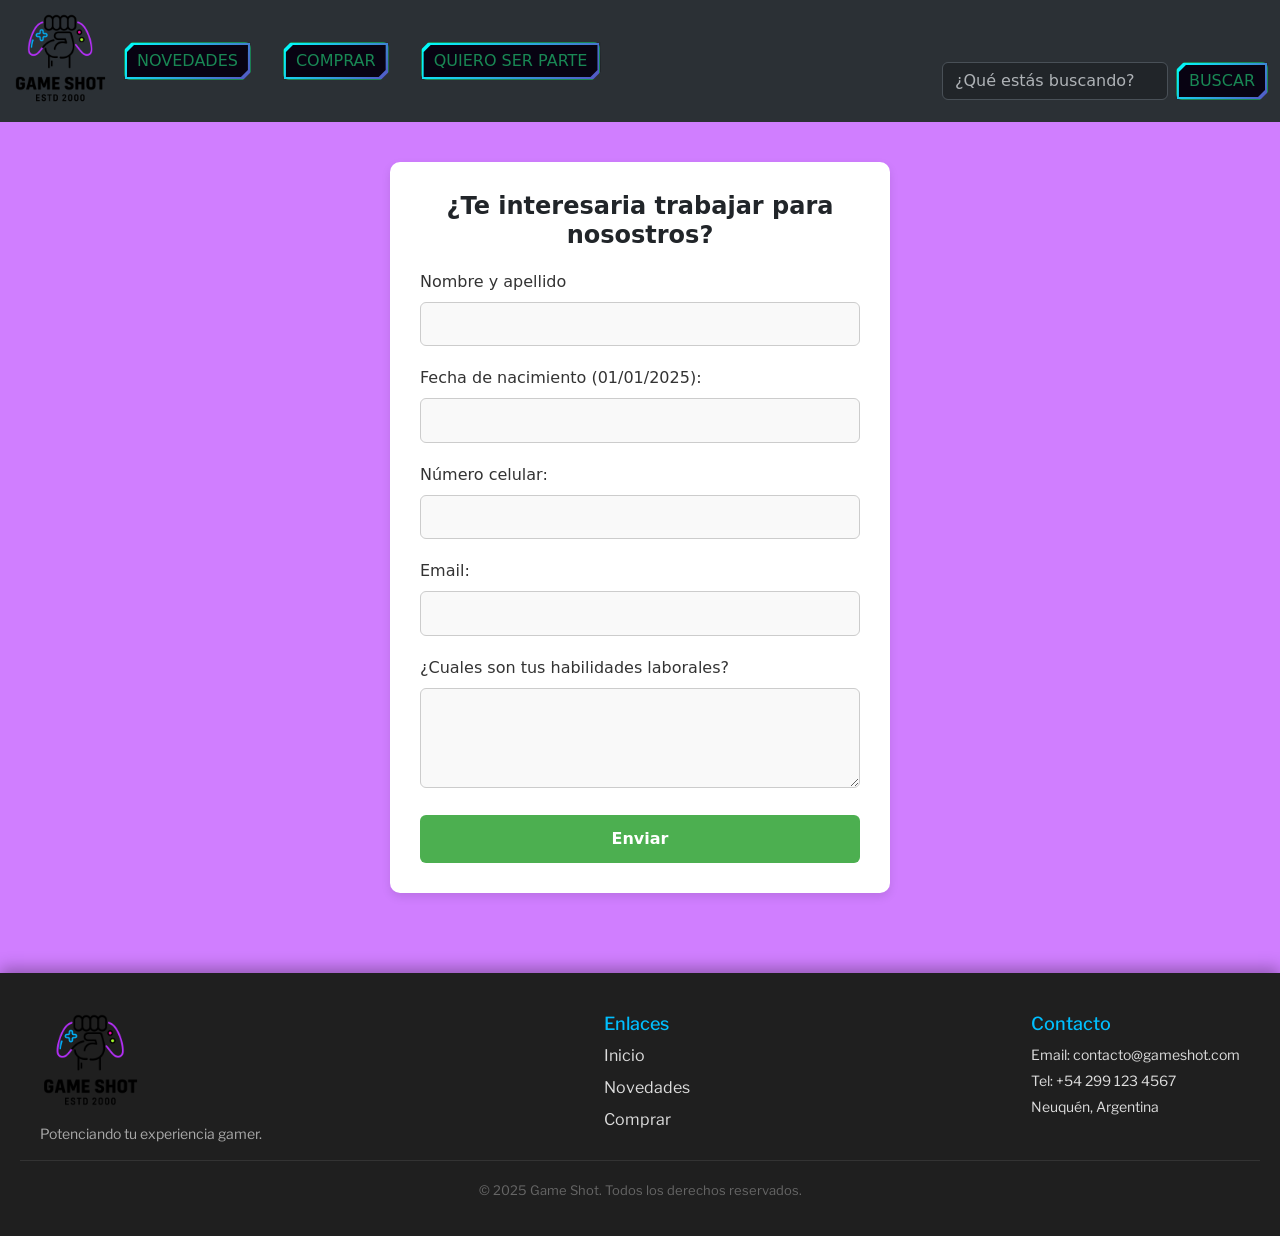
<file: assets/pages/serparte.html>
<!DOCTYPE html>
<html lang="en">
<head>
    <meta charset="UTF-8">
    <meta name="viewport" content="width=device-width, initial-scale=1.0">
 

  <!-- LIBRERIA -->

   <!-- CSS -->
  <link rel="stylesheet" href="../css/estilos.css">
  <!-- CSS ANIMATION -->
  <link href="https://unpkg.com/aos@2.3.1/dist/aos.css" rel="stylesheet">

   <!-- BOOTSTRAP -->
    <link href="https://cdn.jsdelivr.net/npm/bootstrap@5.3.5/dist/css/bootstrap.min.css" rel="stylesheet" integrity="sha384-SgOJa3DmI69IUzQ2PVdRZhwQ+dy64/BUtbMJw1MZ8t5HZApcHrRKUc4W0kG879m7" crossorigin="anonymous">
    <link rel="stylesheet" href="https://stackpath.bootstrapcdn.com/font-awesome/4.7.0/css/font-awesome.min.css">

    <!-- GOOGLE FONTS -->
<link rel="preconnect" href="https://fonts.googleapis.com">
<link rel="preconnect" href="https://fonts.gstatic.com" crossorigin>
<link href="https://fonts.googleapis.com/css2?family=Courgette&family=Exo+2:ital,wght@0,100..900;1,100..900&family=Fira+Sans+Condensed:ital,wght@0,100;0,200;0,300;0,400;0,500;0,600;0,700;0,800;0,900;1,100;1,200;1,300;1,400;1,500;1,600;1,700;1,800;1,900&family=Libre+Franklin:ital,wght@0,100..900;1,100..900&family=Noto+Serif+Hentaigana:wght@200..900&family=Playwrite+DK+Loopet+Guides&display=swap" rel="stylesheet">

<!-- ANIMATE STYLE -->
<link
rel="stylesheet"
href="https://cdnjs.cloudflare.com/ajax/libs/animate.css/4.1.1/animate.min.css"
/>

    <title>GAME SHOT</title>
</head>


<!-- BODY -->
<body class="body">

    
<!-- HEADER NAV -->
<header>
  <nav class="navbar navbar-expand-lg bg-body-tertiary" data-bs-theme="dark">
    <div class="container-fluid">
      <a class="navbar-brand" href="../../index.html">
        <img src="../img/principal/GAMESHOT.png" style="width: 6rem;" alt="gameshot">
      </a>
      <button class="navbar-toggler" type="button" data-bs-toggle="collapse" data-bs-target="#navbarNavAltMarkup" aria-controls="navbarNavAltMarkup" aria-expanded="false" aria-label="Toggle navigation">
        <span class="navbar-toggler-icon"></span>
      </button>

      <div class="collapse navbar-collapse d-flex justify-content-between align-items-center" id="navbarNavAltMarkup">
        <div class="navbar-nav">
          <a class="btn btn-outline-success" href="novedades.html">Novedades</a>
          <a class="btn btn-outline-success" href="stock.html">Comprar</a>
          <a class="btn btn-outline-success" href="serparte.html">Quiero ser parte</a>
        </div>

        <form class="d-flex" role="search">
          <input class="form-control me-2" type="search" placeholder="¿Qué estás buscando?" aria-label="Search">
          <button class="btn btn-outline-success" type="submit">Buscar</button>
        </form>
      </div>
    </div>
  </nav>
</header>



<!-- FORMULARIO DE DATOS -->
<main>
<form action="formcontenedor">

        <div class="formulario">
            <h2>¿Te interesaria trabajar para nosostros?</h2>

            <div class="form-group">
                <label for="nombre">Nombre y apellido</label>
                <input type="tel" id="nombre" name="nombre" required>
            </div>

            <div class="form-group">
                <label for="nacimiento">Fecha de nacimiento (01/01/2025):</label>
                <input type="tel" id="nacimiento" name="nacimiento" required>
            </div>

                <div class="form-group">
                    <label for="celular">Número celular:</label>
                    <input type="tel" id="celular" name="celular" required>
                </div>
    
                <div class="form-group">
                    <label for="email">Email:</label>
                    <input type="email" id="email" name="email" required>
                </div>
    
                <div class="form-group">
                    <label for="info">¿Cuales son tus habilidades laborales?</label>
                    <textarea id="info" name="info" required></textarea>
                </div>
                <input type="submit" value="Enviar">
        </div>
    </form>      
<!-- FIN FORMULARIO DE DATOS -->


</main>



<!-- COMIENZO DEL FOOTER -->
<footer class="footer">
  <div class="footer-container">
    <div class="footer-logo">
      <img src="../img/principal/GAMESHOT.png" alt="Logo Game Shot">
      <p>Potenciando tu experiencia gamer.</p>
    </div>

    <div class="footer-links">
      <h5>Enlaces</h5>
      <ul>
        <li><a href="../../index.html">Inicio</a></li>
        <li><a href="novedades.html">Novedades</a></li>
        <li><a href="stock.html">Comprar</a></li>
      </ul>
    </div>

    <div class="footer-contact">
      <h5>Contacto</h5>
      <p>Email: contacto@gameshot.com</p>
      <p>Tel: +54 299 123 4567</p>
      <p>Neuquén, Argentina</p>
    </div>
  </div>
  <div class="footer-bottom">
    <p>&copy; 2025 Game Shot. Todos los derechos reservados.</p>
  </div>
</footer>
<!-- FIN DEL FOOTER -->








 <!-- Scripts  -->
 <script src="https://cdn.jsdelivr.net/npm/bootstrap@5.3.5/dist/js/bootstrap.bundle.min.js" integrity="sha384-k6d4wzSIapyDyv1kpU366/PK5hCdSbCRGRCMv+eplOQJWyd1fbcAu9OCUj5zNLiq" crossorigin="anonymous"></script>
 <!-- ANIMATION CSS -->
 <script src="https://unpkg.com/aos@2.3.1/dist/aos.js"></script>
 <script>
  AOS.init();
</script>
</body>
</html>
</file>
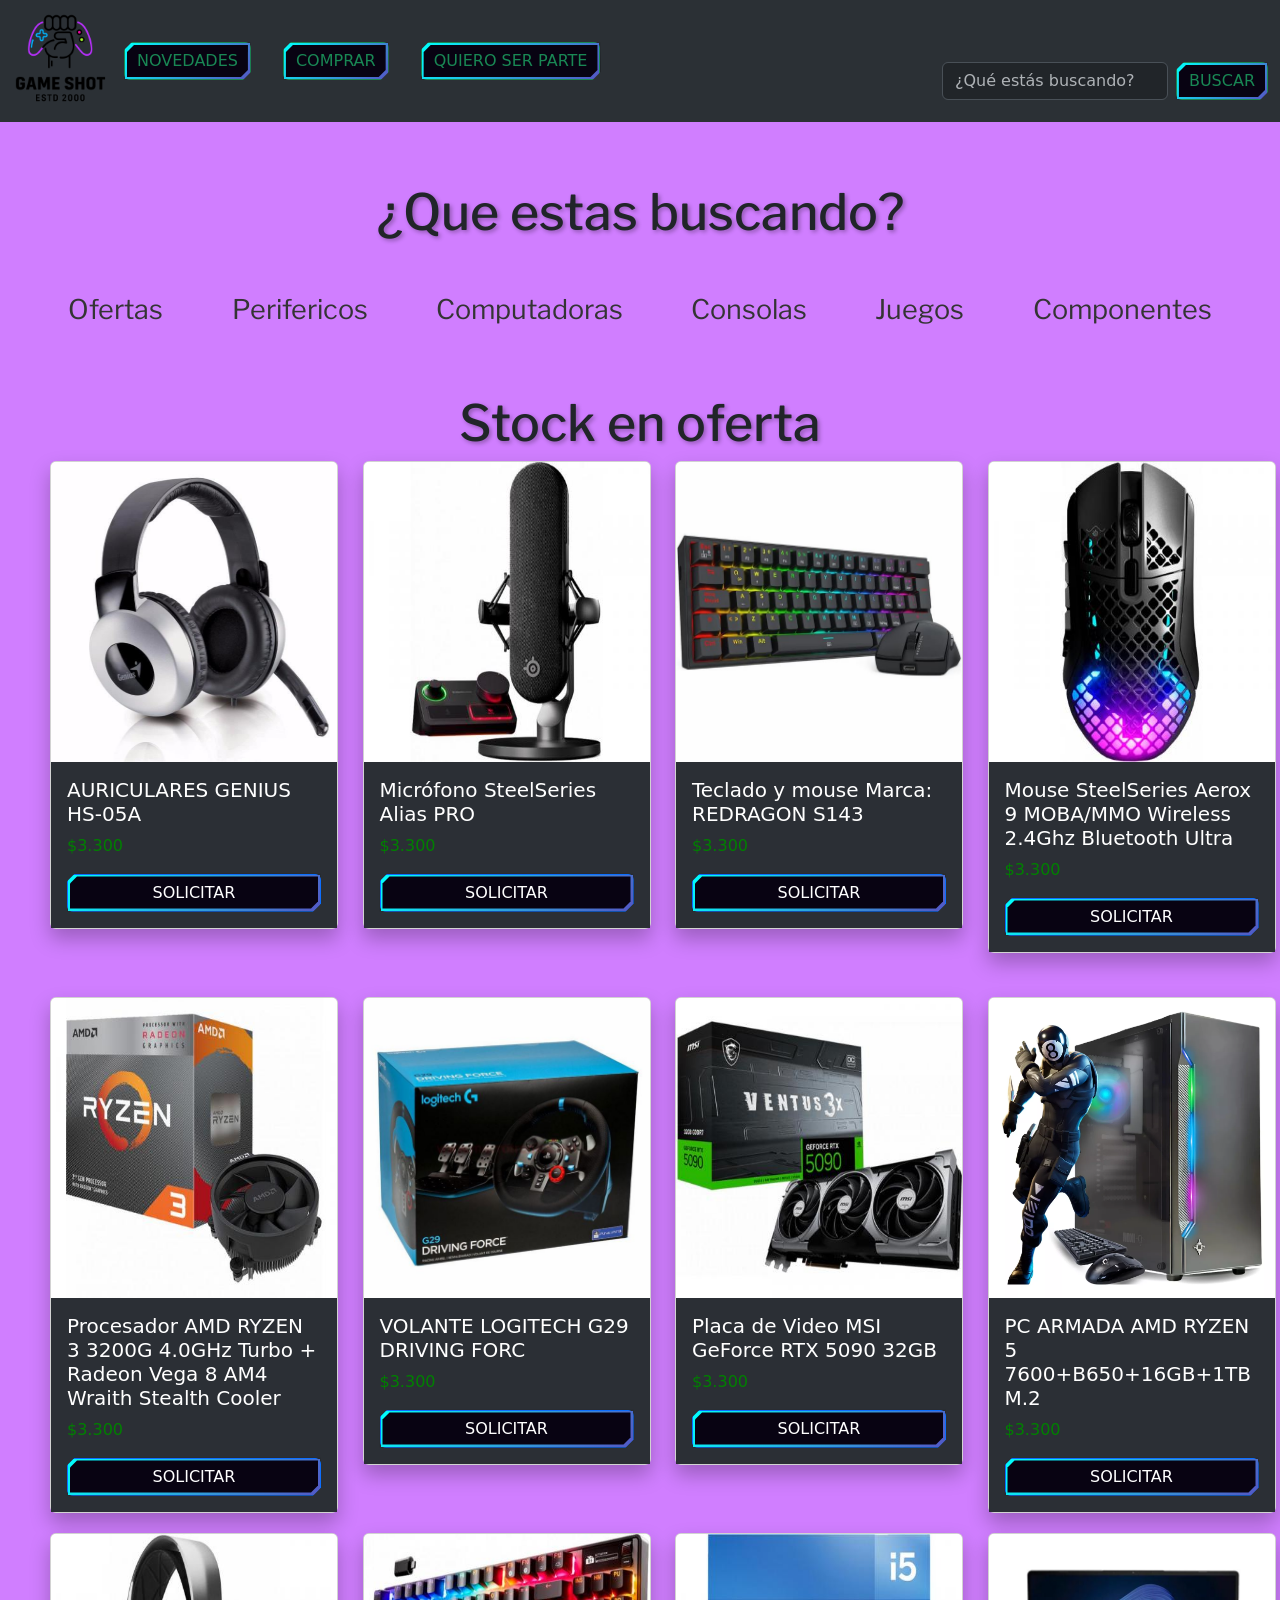
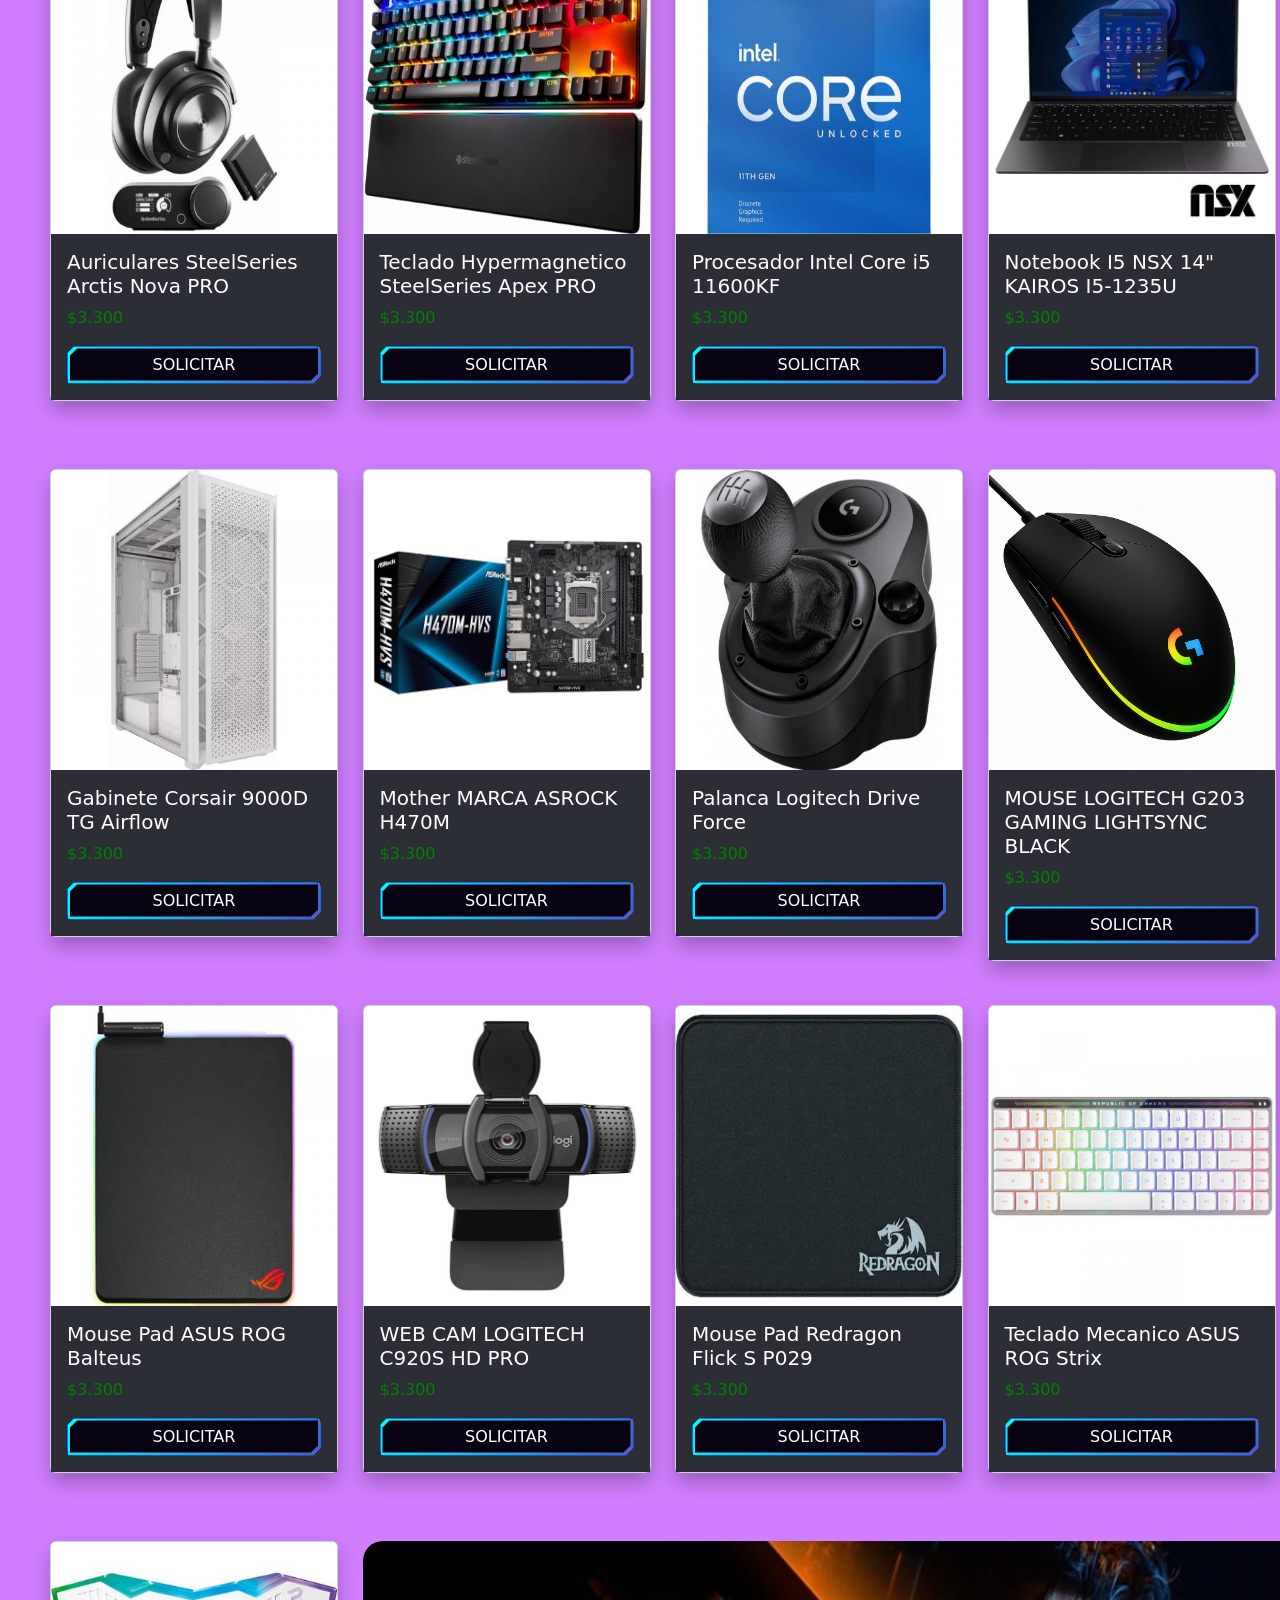
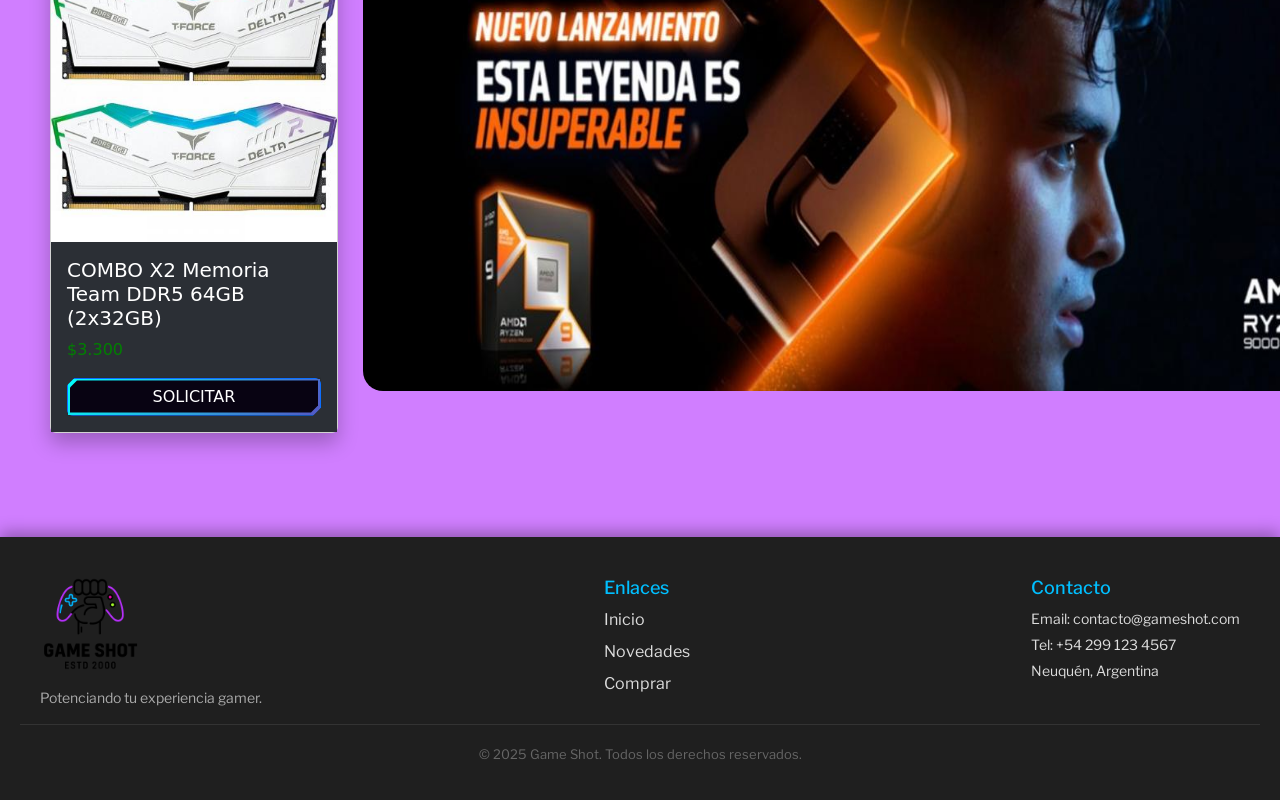
<file: assets/pages/stock.html>
<!DOCTYPE html>
<html lang="en">
<head>
    <meta charset="UTF-8">
    <meta name="viewport" content="width=device-width, initial-scale=1.0">
 

  <!-- LIBRERIA -->

   <!-- CSS -->
   <link rel="stylesheet" href="../css/estilos.css">
  <!-- CSS ANIMATION -->
  <link href="https://unpkg.com/aos@2.3.1/dist/aos.css" rel="stylesheet">

   <!-- BOOTSTRAP -->
    <link href="https://cdn.jsdelivr.net/npm/bootstrap@5.3.5/dist/css/bootstrap.min.css" rel="stylesheet" integrity="sha384-SgOJa3DmI69IUzQ2PVdRZhwQ+dy64/BUtbMJw1MZ8t5HZApcHrRKUc4W0kG879m7" crossorigin="anonymous">
    <link rel="stylesheet" href="https://stackpath.bootstrapcdn.com/font-awesome/4.7.0/css/font-awesome.min.css">

    <!-- GOOGLE FONTS -->
<link rel="preconnect" href="https://fonts.googleapis.com">
<link rel="preconnect" href="https://fonts.gstatic.com" crossorigin>
<link href="https://fonts.googleapis.com/css2?family=Courgette&family=Exo+2:ital,wght@0,100..900;1,100..900&family=Fira+Sans+Condensed:ital,wght@0,100;0,200;0,300;0,400;0,500;0,600;0,700;0,800;0,900;1,100;1,200;1,300;1,400;1,500;1,600;1,700;1,800;1,900&family=Libre+Franklin:ital,wght@0,100..900;1,100..900&family=Noto+Serif+Hentaigana:wght@200..900&family=Playwrite+DK+Loopet+Guides&display=swap" rel="stylesheet">

<!-- ANIMATE STYLE -->
<link
rel="stylesheet"
href="https://cdnjs.cloudflare.com/ajax/libs/animate.css/4.1.1/animate.min.css"
/>

    <title>GAME SHOT</title>
</head>


<!-- BODY -->
<body class="body">

    
<!-- HEADER NAV -->
<header>
  <nav class="navbar navbar-expand-lg bg-body-tertiary" data-bs-theme="dark">
    <div class="container-fluid">
      <a class="navbar-brand" href="../../index.html">
        <img src="../img/principal/GAMESHOT.png" style="width: 6rem;" alt="">
      </a>
      <button class="navbar-toggler" type="button" data-bs-toggle="collapse" data-bs-target="#navbarNavAltMarkup" aria-controls="navbarNavAltMarkup" aria-expanded="false" aria-label="Toggle navigation">
        <span class="navbar-toggler-icon"></span>
      </button>

      <div class="collapse navbar-collapse d-flex justify-content-between align-items-center" id="navbarNavAltMarkup">
        <div class="navbar-nav">
          <a class="btn btn-outline-success" href="novedades.html">Novedades</a>
          <a class="btn btn-outline-success" href="stock.html">Comprar</a>
          <a class="btn btn-outline-success" href="serparte.html">Quiero ser parte</a>
        </div>

        <form class="d-flex" role="search">
          <input class="form-control me-2" type="search" placeholder="¿Qué estás buscando?" aria-label="Search">
          <button class="btn btn-outline-success" type="submit">Buscar</button>
        </form>
      </div>
    </div>
  </nav>
</header>
<!-- FIN DEL HEADER -->


<main>


<div class="contenedortitulo">
    <h2 class="segundotituloh">
        ¿Que estas buscando?
    </h2>
</div>

<!-- BOTONERA DE LINKS COMPRAS -->
<nav class="botonera">
  <a href="stock.html">Ofertas</a>
  <a href="perifericos.html">Perifericos</a>
  <a href="computadoras.html">Computadoras</a>
  <a href="consolas.html">Consolas</a>
  <a href="juegos.html">Juegos</a>
  <a href="componentes.html">Componentes</a>
</nav>
<!-- FIN BOTONERA DE LINKS COMPRAS -->

<div class="contenedortitulo">
    <h2 class="segundotituloh">
        Stock en oferta
    </h2>
</div>


<!-- INICIO DEL CONTENEDOR DE STOCK -->
<section class="contenedorstock" data-aos="fade-right">


        <article>
        <div class="card" style="width: 18rem;">
          <img src="../img/productos/stock-total/auriculares-genius-h5-05a.jpg" class="card-img-top" alt="AURICULARES GENIUS">
          <div class="card-body">
            <h5 class="card-title">AURICULARES GENIUS HS-05A</h5>
            <p class="card-text" style="color: green;">$3.300</p>
            <a href="https://wa.me/+542994098121?text=Hola!%20Me%20gustaría%20consultar%20sobre%20un%20articulo%20de%20Game%20Shot" class="btn btn-primary">Solicitar</a>
          </div>
        </div>
      </article>
    
    
    <article>
        <div class="card" style="width: 18rem;">
          <img src="../img/productos/stock-total/microfono-steelseries.jpg" class="card-img-top" alt="MICROFONO STREELSERIES">
          <div class="card-body">
            <h5 class="card-title">Micrófono SteelSeries Alias PRO</h5>
            <p class="card-text" style="color: green;">$3.300</p>
            <a href="https://wa.me/+542994098121?text=Hola!%20Me%20gustaría%20consultar%20sobre%20un%20articulo%20de%20Game%20Shot" class="btn btn-primary">Solicitar</a>
          </div>
        </div>
    </article>
    
    <article>
        <div class="card" style="width: 18rem;">
          <img src="../img/productos/stock-total/combo-teclado-redragon s143.jpg" class="card-img-top" alt="Teclado REDRAGON">
          <div class="card-body">
            <h5 class="card-title">Teclado y mouse Marca: REDRAGON S143</h5>
            <p class="card-text" style="color: green;">$3.300</p>
            <a href="https://wa.me/+542994098121?text=Hola!%20Me%20gustaría%20consultar%20sobre%20un%20articulo%20de%20Game%20Shot" class="btn btn-primary">Solicitar</a>
          </div>
        </div>
    </article>
    
    <article>
        <div class="card" style="width: 18rem;">
          <img src="../img/productos/stock-total/mouse-aerox-9.jpg" class="card-img-top" alt="MOUSE AEROX 9">
          <div class="card-body">
            <h5 class="card-title">Mouse SteelSeries Aerox 9 MOBA/MMO Wireless 2.4Ghz Bluetooth Ultra</h5>
            <p class="card-text" style="color: green;">$3.300</p>
            <a href="https://wa.me/+542994098121?text=Hola!%20Me%20gustaría%20consultar%20sobre%20un%20articulo%20de%20Game%20Shot" class="btn btn-primary">Solicitar</a>
          </div>
        </div>
    </article>
    
    <article>
        <div class="card" style="width: 18rem;">
          <img src="../img/productos/stock-total/amd-ryze-3.jpg" class="card-img-top" alt="PROCESADOR RYZEN 3">
          <div class="card-body">
            <h5 class="card-title">Procesador AMD RYZEN 3 3200G 4.0GHz Turbo + Radeon Vega 8 AM4 Wraith Stealth Cooler</h5>
            <p class="card-text" style="color: green;">$3.300</p>
            <a href="https://wa.me/+542994098121?text=Hola!%20Me%20gustaría%20consultar%20sobre%20un%20articulo%20de%20Game%20Shot" class="btn btn-primary">Solicitar</a>
          </div>
        </div>
    </article> 
    
    <article>
        <div class="card" style="width: 18rem;">
          <img src="../img/productos/stock-total/volante-logitech.jpg" class="card-img-top" alt="volante logitech">
          <div class="card-body">
            <h5 class="card-title">VOLANTE LOGITECH G29 DRIVING FORC</h5>
            <p class="card-text" style="color: green;">$3.300</p>
            <a href="https://wa.me/+542994098121?text=Hola!%20Me%20gustaría%20consultar%20sobre%20un%20articulo%20de%20Game%20Shot" class="btn btn-primary">Solicitar</a>
          </div>
        </div>
    </article>
    
    <article>
        <div class="card" style="width: 18rem;">
          <img src="../img/productos/stock-total/placa-de-video-geforce-rtx5090.jpg" class="card-img-top" alt="PLACA DE VIDEO GE FORCE RTX">
          <div class="card-body">
            <h5 class="card-title">Placa de Video MSI GeForce RTX 5090 32GB</h5>
            <p class="card-text" style="color: green;">$3.300</p>
            <a href="https://wa.me/+542994098121?text=Hola!%20Me%20gustaría%20consultar%20sobre%20un%20articulo%20de%20Game%20Shot" class="btn btn-primary">Solicitar</a>
          </div>
        </div>
    </article>

    <article>
        <div class="card" style="width: 18rem;">
          <img src="../img/productos/stock-total/pci5.jpg" class="card-img-top" alt="pc armada">
          <div class="card-body">
            <h5 class="card-title">PC ARMADA AMD RYZEN 5 7600+B650+16GB+1TB M.2</h5>
            <p class="card-text" style="color: green;">$3.300</p>
            <a href="https://wa.me/+542994098121?text=Hola!%20Me%20gustaría%20consultar%20sobre%20un%20articulo%20de%20Game%20Shot" class="btn btn-primary">Solicitar</a>
          </div>
        </div>
      </article>
    
    
    <article>
        <div class="card" style="width: 18rem;">
          <img src="../img/productos/stock-total/auriculares-steelseries.jpg" class="card-img-top" alt=" AURICULARES STEEL SERIES">
          <div class="card-body">
            <h5 class="card-title">Auriculares SteelSeries Arctis Nova PRO</h5>
            <p class="card-text" style="color: green;">$3.300</p>
            <a href="https://wa.me/+542994098121?text=Hola!%20Me%20gustaría%20consultar%20sobre%20un%20articulo%20de%20Game%20Shot" class="btn btn-primary">Solicitar</a>
          </div>
        </div>
    </article>
    
    <article>
        <div class="card" style="width: 18rem;">
          <img src="../img/productos/stock-total/teclado-gamer-steel-series.jpg" class="card-img-top" alt=" TECLADO GAMER STEELSERIES">
          <div class="card-body">
            <h5 class="card-title">Teclado Hypermagnetico SteelSeries Apex PRO</h5>
            <p class="card-text" style="color: green;">$3.300</p>
            <a href="https://wa.me/+542994098121?text=Hola!%20Me%20gustaría%20consultar%20sobre%20un%20articulo%20de%20Game%20Shot" class="btn btn-primary">Solicitar</a>
          </div>
        </div>
    </article>
    
    <article>
        <div class="card" style="width: 18rem;">
          <img src="../img/productos/stock-total/procesador-i5.jpg" class="card-img-top" alt="INTEL i5">
          <div class="card-body">
            <h5 class="card-title">Procesador Intel Core i5 11600KF</h5>
            <p class="card-text" style="color: green;">$3.300</p>
            <a href="https://wa.me/+542994098121?text=Hola!%20Me%20gustaría%20consultar%20sobre%20un%20articulo%20de%20Game%20Shot" class="btn btn-primary">Solicitar</a>
          </div>
        </div>
    </article>
    
    <article>
        <div class="card" style="width: 18rem;">
          <img src="../img/productos/stock-total/notebook-nsx.jpg" class="card-img-top" alt="notebook nsx">
          <div class="card-body">
            <h5 class="card-title">Notebook I5 NSX 14" KAIROS I5-1235U</h5>
            <p class="card-text" style="color: green;">$3.300</p>
            <a href="https://wa.me/+542994098121?text=Hola!%20Me%20gustaría%20consultar%20sobre%20un%20articulo%20de%20Game%20Shot" class="btn btn-primary">Solicitar</a>
          </div>
        </div>
    </article> 
    
    <article>
        <div class="card" style="width: 18rem;">
          <img src="../img/productos/stock-total/gabinete-crosair.jpg" class="card-img-top" alt="GABINETE CORSAIR">
          <div class="card-body">
            <h5 class="card-title">Gabinete Corsair 9000D TG Airflow</h5>
            <p class="card-text" style="color: green;">$3.300</p>
            <a href="https://wa.me/+542994098121?text=Hola!%20Me%20gustaría%20consultar%20sobre%20un%20articulo%20de%20Game%20Shot" class="btn btn-primary">Solicitar</a>
          </div>
        </div>
    </article>
    
    <article>
        <div class="card" style="width: 18rem;">
          <img src="../img/productos/stock-total/mother-asrock-h470m.jpg" class="card-img-top" alt="Mother ASROCK">
          <div class="card-body">
            <h5 class="card-title">Mother MARCA ASROCK H470M</h5>
            <p class="card-text" style="color: green;">$3.300</p>
            <a href="https://wa.me/+542994098121?text=Hola!%20Me%20gustaría%20consultar%20sobre%20un%20articulo%20de%20Game%20Shot" class="btn btn-primary">Solicitar</a>
          </div>
        </div>
    </article>

    <article>
        <div class="card" style="width: 18rem;">
          <img src="../img/productos/stock-total/planca-cambio-logitech.jpg" class="card-img-top" alt="PLANCA DE CAMBIOS LOGITECH">
          <div class="card-body">
            <h5 class="card-title">Palanca Logitech Drive Force</h5>
            <p class="card-text" style="color: green;">$3.300</p>
            <a href="https://wa.me/+542994098121?text=Hola!%20Me%20gustaría%20consultar%20sobre%20un%20articulo%20de%20Game%20Shot" class="btn btn-primary">Solicitar</a>
          </div>
        </div>
      </article>
    
    
    <article>
        <div class="card" style="width: 18rem;">
          <img src="../img/productos/stock-total/mouse-logitech.png" class="card-img-top" alt="Mouse logitech">
          <div class="card-body">
            <h5 class="card-title">MOUSE LOGITECH G203 GAMING LIGHTSYNC BLACK</h5>
            <p class="card-text" style="color: green;">$3.300</p>
            <a href="https://wa.me/+542994098121?text=Hola!%20Me%20gustaría%20consultar%20sobre%20un%20articulo%20de%20Game%20Shot" class="btn btn-primary">Solicitar</a>
          </div>
        </div>
    </article>
    
    <article>
        <div class="card" style="width: 18rem;">
          <img src="../img/productos/stock-total/pad-asus-rog.jpg" class="card-img-top" alt="PAD ASUS ROG">
          <div class="card-body">
            <h5 class="card-title">Mouse Pad ASUS ROG Balteus</h5>
            <p class="card-text" style="color: green;">$3.300</p>
            <a href="https://wa.me/+542994098121?text=Hola!%20Me%20gustaría%20consultar%20sobre%20un%20articulo%20de%20Game%20Shot" class="btn btn-primary">Solicitar</a>
          </div>
        </div>
    </article>
    
    <article>
        <div class="card" style="width: 18rem;">
          <img src="../img/productos/stock-total/webcam-logitech.jpg" class="card-img-top" alt="camara web">
          <div class="card-body">
            <h5 class="card-title">WEB CAM LOGITECH C920S HD PRO</h5>
            <p class="card-text" style="color: green;">$3.300</p>
            <a href="https://wa.me/+542994098121?text=Hola!%20Me%20gustaría%20consultar%20sobre%20un%20articulo%20de%20Game%20Shot" class="btn btn-primary">Solicitar</a>
          </div>
        </div>
    </article>
    
    <article>
        <div class="card" style="width: 18rem;">
          <img src="../img/productos/stock-total/pad-redragon.jpg" class="card-img-top" alt="PAD REDRAGON">
          <div class="card-body">
            <h5 class="card-title">Mouse Pad Redragon Flick S P029</h5>
            <p class="card-text" style="color: green;">$3.300</p>
            <a href="https://wa.me/+542994098121?text=Hola!%20Me%20gustaría%20consultar%20sobre%20un%20articulo%20de%20Game%20Shot" class="btn btn-primary">Solicitar</a>
          </div>
        </div>
    </article> 
    
    <article>
        <div class="card" style="width: 18rem;">
          <img src="../img/productos/stock-total/teclado-strix.jpg" class="card-img-top" alt="TECLADO STRIX">
          <div class="card-body">
            <h5 class="card-title">Teclado Mecanico ASUS ROG Strix</h5>
            <p class="card-text" style="color: green;">$3.300</p>
            <a href="https://wa.me/+542994098121?text=Hola!%20Me%20gustaría%20consultar%20sobre%20un%20articulo%20de%20Game%20Shot" class="btn btn-primary">Solicitar</a>
          </div>
        </div>
    </article>
    
    <article class="ram">
        <div class="card" style="width: 18rem;">
          <img src="../img/productos/stock-total/memoria-ram-t-force.jpg" class="card-img-top" alt="Memorias RAM T FORCE">
          <div class="card-body">
            <h5 class="card-title">COMBO X2 Memoria Team DDR5 64GB (2x32GB)</h5>
            <p class="card-text" style="color: green;">$3.300</p>
            <a href="https://wa.me/+542994098121?text=Hola!%20Me%20gustaría%20consultar%20sobre%20un%20articulo%20de%20Game%20Shot" class="btn btn-primary">Solicitar</a>
          </div>
        </div>
    </article>
    <div class="propagandaamd">
      <a href="/assets/pages/componentes.html"><img src="../img/principal/propagandatres.jpeg" alt="PROPAGANDA AMD"></a>
    </div>


</section>
<!-- FIN CONTENEDOR DE STOCK -->

</main>
<!-- FIN DEL MAIN -->
 
<!-- COMIENZO DEL FOOTER -->
<footer class="footer">
  <div class="footer-container">
    <div class="footer-logo">
      <img src="../img/principal/GAMESHOT.png" alt="Logo Game Shot">
      <p>Potenciando tu experiencia gamer.</p>
    </div>

    <div class="footer-links">
      <h5>Enlaces</h5>
      <ul>
        <li><a href="../../index.html">Inicio</a></li>
        <li><a href="novedades.html">Novedades</a></li>
        <li><a href="stock.html">Comprar</a></li>
      </ul>
    </div>

    <div class="footer-contact">
      <h5>Contacto</h5>
      <p>Email: contacto@gameshot.com</p>
      <p>Tel: +54 299 123 4567</p>
      <p>Neuquén, Argentina</p>
    </div>
  </div>
  <div class="footer-bottom">
    <p>&copy; 2025 Game Shot. Todos los derechos reservados.</p>
  </div>
</footer>
<!-- FIN DEL FOOTER -->









 <!-- Scripts  -->
 <script src="https://cdn.jsdelivr.net/npm/bootstrap@5.3.5/dist/js/bootstrap.bundle.min.js" integrity="sha384-k6d4wzSIapyDyv1kpU366/PK5hCdSbCRGRCMv+eplOQJWyd1fbcAu9OCUj5zNLiq" crossorigin="anonymous"></script>
 <!-- ANIMATION CSS -->
 <script src="https://unpkg.com/aos@2.3.1/dist/aos.js"></script>
 <script>
  AOS.init();
</script>
</body>
</html>
</file>
<file: assets/css/estilos.css>
.body {
  -webkit-animation: color-change-2x 3s linear infinite alternate both;
  animation: color-change-2x 3s linear infinite alternate both;
}

@keyframes color-change-2x {
  0% {
    background: #8af7ff;
  }
  100% {
    background: #d07eff;
  }
}
@-webkit-keyframes bg-pan-left {
  0% {
    background-position: 100% 50%;
  }
  100% {
    background-position: 0% 50%;
  }
}
@keyframes bg-pan-left {
  0% {
    background-position: 100% 50%;
  }
  100% {
    background-position: 0% 50%;
  }
}
.contenedorbuscador {
  padding-left: 570px;
}

.navbar-nav {
  gap: 2rem;
}

.btn {
  --border-color: linear-gradient(-45deg, #ffae00, #7e03aa, #00fffb);
  --border-width: 0.125em;
  --curve-size: 0.5em;
  --blur: 30px;
  --bg: #080312;
  --color: #afffff;
  color: var(--color);
  cursor: pointer;
  position: relative;
  isolation: isolate;
  display: inline-grid;
  place-content: center;
  padding: 0.5em 1.5em;
  font-size: 17px;
  border: 0;
  text-transform: uppercase;
  box-shadow: 10px 10px 20px rgba(0, 0, 0, 0.6);
  clip-path: polygon(0% var(--curve-size), var(--curve-size) 0, 100% 0, 100% calc(100% - var(--curve-size)), calc(100% - var(--curve-size)) 100%, 0 100%);
  transition: color 250ms;
}

.btn::after,
.btn::before {
  content: "";
  position: absolute;
  inset: 0;
}

.btn::before {
  background: var(--border-color);
  background-size: 300% 300%;
  animation: move-bg7234 5s ease infinite;
  z-index: -2;
}

@keyframes move-bg7234 {
  0% {
    background-position: 31% 0%;
  }
  50% {
    background-position: 70% 100%;
  }
  100% {
    background-position: 31% 0%;
  }
}
.btn::after {
  background: var(--bg);
  z-index: -1;
  clip-path: polygon(var(--border-width) calc(var(--curve-size) + var(--border-width) * 0.5), calc(var(--curve-size) + var(--border-width) * 0.5) var(--border-width), calc(100% - var(--border-width)) var(--border-width), calc(100% - var(--border-width)) calc(100% - (var(--curve-size) + var(--border-width) * 0.5)), calc(100% - (var(--curve-size) + var(--border-width) * 0.5)) calc(100% - var(--border-width)), var(--border-width) calc(100% - var(--border-width)));
  transition: clip-path 500ms;
}

.btn:where(:hover, :focus)::after {
  clip-path: polygon(calc(100% - var(--border-width)) calc(100% - (var(--curve-size) + var(--border-width) * 0.5)), calc(100% - var(--border-width)) var(--border-width), calc(100% - var(--border-width)) var(--border-width), calc(100% - var(--border-width)) calc(100% - (var(--curve-size) + var(--border-width) * 0.5)), calc(100% - (var(--curve-size) + var(--border-width) * 0.5)) calc(100% - var(--border-width)), calc(100% - (var(--curve-size) + var(--border-width) * 0.5)) calc(100% - var(--border-width)));
  transition: 200ms;
}

.btn:where(:hover, :focus) {
  color: #fff;
}

.contenedorbuscador {
  padding-left: 570px;
}

.imggamers {
  height: 600px;
  width: 600px;
  animation: gamers 3s ease-in infinite alternate-reverse;
  align-self: start;
}

@keyframes gamers {
  from {
    transform: translateY(0);
  }
  to {
    transform: translateY(-60px);
  }
}
.animacionprincipal {
  display: grid;
  grid-template-columns: 1fr 1fr;
  padding-top: 100px;
  padding-left: 40px;
}

.contenedorlan {
  grid-column: 2/3;
}

.contenedortexto {
  font-size: 25px;
  grid-column: 1/2;
  padding: 1.5rem 2rem;
  height: 450px;
  padding-left: 20px;
  font-family: "Libre Franklin", sans-serif;
  font-optical-sizing: auto;
  white-space: pre-line;
  background-color: rgb(43, 47, 53);
  border-radius: 20px;
  box-shadow: 0 4px 15px rgba(149, 149, 149, 0.2);
  color: white;
  animation: aparecer 1s ease forwards;
  opacity: 0;
}

@keyframes aparecer {
  0% {
    transform: translateY(20px);
    opacity: 0;
  }
  100% {
    transform: translateY(0);
    opacity: 1;
  }
}
.contenedortitulo, .contenedortitulotres, .contenedorsegundotitulo, .contenedorprimertitulo, .contenedorcuartotitulo {
  padding-top: 60px;
  display: flex;
  justify-content: center;
}

.segundotituloh, .titulotres, .novedadessegundotitulo, .novedadesprimertitulo, .cuartotituloh {
  font-size: 50px;
  font-family: "Libre Franklin", sans-serif;
  text-shadow: 2px 2px 4px rgba(0, 0, 0, 0.3);
}

.tarjetas {
  display: flex;
  flex-wrap: wrap;
  justify-content: space-around;
  padding-top: 60px;
  gap: 5px 5px;
}

.card {
  box-shadow: 0 10px 20px rgba(0, 0, 0, 0.25);
  border-radius: 16px;
}

.card:hover {
  transform: scale(1.02);
  transition: 0.3s ease-in-out;
}

.card-body {
  background-color: rgb(43, 47, 53);
}

.card-title {
  font-size: "Libre Franklin", sans-serif;
  color: white;
}

.card-body h5 {
  color: white;
}

.card-body p {
  color: white;
}

.card-body a {
  display: flex;
  justify-content: center;
}

.contenedormasvendido {
  display: grid;
  grid-template-columns: 1fr 1fr 1fr 1fr;
  grid-template-rows: 1fr 1fr;
  padding-left: 50px;
  row-gap: 20px;
}

.fuego {
  animation: flame 0.8s infinite alternate ease-in-out;
  display: inline-block;
}

@keyframes flame {
  0% {
    transform: translateY(0) scale(1);
    filter: drop-shadow(0 0 5px orange);
  }
  100% {
    transform: translateY(-5px) scale(1.1);
    filter: drop-shadow(0 0 15px red);
  }
}
.juegooferta {
  width: 100%;
  display: block;
  border-radius: 10px;
}

.contenedorjuegooferta {
  position: relative;
  display: inline-block;
}

.botonoferta {
  display: flex;
  justify-content: center;
}

.contenedorjuegooferta a {
  position: absolute;
  bottom: 20px;
  right: 590px;
  width: 350px;
  height: 50px;
  display: flex;
}

.textojuego {
  position: absolute;
  left: 310px;
  top: 50px;
  color: white;
  font-family: "Libre Franklin", sans-serif;
}

.mature {
  position: absolute;
  width: 50px;
  height: 70px;
  top: 700px;
  right: 500px;
}

.infojuego {
  position: absolute;
  font-family: "Libre Franklin", sans-serif;
  top: 725px;
  right: 30px;
  font-size: 18px;
  color: white;
}

footer {
  background-color: #1f1f1f;
  color: #ddd;
  padding: 40px 20px 20px;
  font-family: "Libre Franklin", sans-serif;
  margin-top: 80px;
  box-shadow: 0 -5px 15px rgba(0, 0, 0, 0.3);
}

.footer-container {
  display: flex;
  flex-wrap: wrap;
  justify-content: space-between;
  max-width: 1200px;
  margin: auto;
  gap: 2rem;
}

.footer-logo img {
  width: 100px;
  margin-bottom: 10px;
}

.footer-logo p {
  font-size: 14px;
  color: #aaa;
}

.footer-links h5,
.footer-contact h5 {
  font-size: 18px;
  margin-bottom: 10px;
  color: #00bfff;
}

.footer-links ul {
  list-style: none;
  padding: 0;
}

.footer-links ul li {
  margin-bottom: 8px;
}

.footer-links ul li a {
  color: #ddd;
  text-decoration: none;
  transition: color 0.3s;
}

.footer-links ul li a:hover {
  color: #00bfff;
}

.footer-contact p {
  margin: 5px 0;
  font-size: 14px;
}

.footer-bottom {
  text-align: center;
  padding-top: 20px;
  border-top: 1px solid #333;
  font-size: 13px;
  color: #666;
}

.contenedorcarrouseluno img {
  height: 600px;
}

.botonera {
  display: flex;
  justify-content: space-evenly;
  padding-top: 40px;
}

.botonera a {
  text-decoration: none;
  font-size: 27px;
  color: black;
  font-family: "Libre Franklin", sans-serif;
  text-decoration: none;
  color: #343434;
  transition: color 0.3s ease, border-bottom 0.3s ease;
  border-bottom: 2px solid transparent;
}

.botonera a:hover {
  color: #0056b3;
  border-bottom: 2px solid #0056b3;
}

.contenedorstock {
  display: grid;
  grid-template-columns: 1fr 1fr 1fr 1fr;
  grid-template-rows: 1fr 1fr 1fr 1fr 1fr 1fr;
  margin-left: 50px;
  grid-auto-rows: 450px;
  gap: 20px;
  border-radius: 5px;
  box-shadow: 2px;
}

.ram {
  grid-column: 1/2;
  grid-row: 6/7;
}

.propagandaamd {
  grid-row: 6/7;
  grid-column: 2/4;
}

.propagandaamd img {
  width: 1050px;
  height: 450px;
  border-radius: 20px;
}

.card {
  width: 18rem;
  height: 100%;
  display: flex;
  flex-direction: column;
}

.card img {
  height: 300px;
}

.card-body {
  flex-grow: 1;
  display: flex;
  flex-direction: column;
}

.card-body .btn {
  margin-top: auto;
  align-self: flex-start;
  width: 100%;
}

.contenedorperifericos {
  display: grid;
  grid-template-columns: 1fr 1fr 1fr 1fr;
  grid-row: 1fr 1fr 1fr 1fr 1fr;
  gap: 30px;
  padding-left: 30px;
  padding-right: 30px;
}

.contenedorperifericos article div {
  width: 100%;
  height: 100%;
}

.carrouselperiferico {
  grid-column: 1/5;
  grid-row: 2/3;
  height: 300px;
}

.palancalogitech {
  grid-row: 5/6;
  grid-column: 3/4;
}

.mouseblue {
  grid-row: 5/6;
  grid-column: 2/3;
}

.contenedorcomputadoras {
  display: grid;
  grid-template-columns: 1fr 1fr 1fr;
  grid-row: 1fr 1fr 1fr 1fr 1fr;
  gap: 30px;
  padding-left: 90px;
}

.propagandacomputadora {
  grid-column: 1/4;
  grid-row: 2/3;
  width: 1289px;
}

.propagandacomputadorados {
  grid-column: 1/4;
  grid-row: 5/6;
  width: 1289px;
}

.noxi {
  grid: 4/5;
  grid-column: 2/3;
}

.contenedorjuegos {
  display: grid;
  grid-template-columns: 1fr 1fr 1fr 1fr;
  grid-row: 1fr 1fr 1fr;
  gap: 20px;
}

.contenedorjuegos article div {
  width: 100%;
  height: 100%;
}

.contenedorconsolas {
  display: flex;
  justify-content: space-around;
}

form {
  display: flex;
  justify-content: center;
  margin-top: 40px;
}

.formulario {
  background-color: #ffffff;
  padding: 30px;
  border-radius: 10px;
  box-shadow: 0px 4px 10px rgba(0, 0, 0, 0.1);
  width: 90%;
  max-width: 500px;
}

.formulario h2 {
  text-align: center;
  margin-bottom: 20px;
  font-weight: bold;
  font-size: 24px;
}

.form-group {
  margin-bottom: 20px;
}

.form-group label {
  display: block;
  margin-bottom: 8px;
  font-size: 16px;
  color: #333;
}

.form-group input,
.form-group textarea {
  width: 100%;
  padding: 10px 12px;
  border: 1px solid #ccc;
  border-radius: 6px;
  font-size: 15px;
  background-color: #f9f9f9;
}

.form-group textarea {
  resize: vertical;
  min-height: 100px;
}

input[type=submit] {
  display: block;
  width: 100%;
  padding: 12px;
  background-color: #4CAF50;
  color: white;
  font-size: 16px;
  font-weight: bold;
  border: none;
  border-radius: 6px;
  cursor: pointer;
  transition: background-color 0.3s ease;
}

input[type=submit]:hover {
  background-color: #45a049;
}

@media screen and (max-width: 769px) {
  .contenedortexto {
    height: 300px;
  }
  .contenedortexto p {
    font-size: 14px;
    margin-top: -30px;
  }
  .imggamers {
    width: 300px;
    height: 300px;
  }
  .tarjetas {
    gap: 10px 10px;
  }
  .contenedormasvendido {
    display: grid;
    grid-template-columns: 1fr 1fr;
    grid-template-rows: 1fr 1fr 1fr 1fr;
    padding-left: 50px;
    row-gap: 20px;
  }
  .cuartotituloh {
    font-size: 20px;
  }
  .juegooferta {
    width: 100%;
    height: 600px;
  }
  .contenedorjuegooferta a {
    bottom: 50px;
    right: 210px;
    width: 350px;
    height: 50px;
  }
  .textojuego {
    left: 85px;
    top: 20px;
  }
  .textojuego h2 {
    font-size: 22px;
  }
  .mature {
    width: 500px;
    height: 500px;
    top: 700px;
    right: 500px;
  }
  .infojuego {
    position: absolute;
    font-family: "Libre Franklin", sans-serif;
    top: 700px;
    right: 10px;
    font-size: 2px;
  }
  .novedadesprimertitulo {
    font-size: 40px;
  }
  .carrouseles img {
    height: 400px;
  }
  .novedadessegundotitulo {
    font-size: 35px;
  }
  .botonera a {
    font-size: 20px;
  }
  .contenedorstock {
    display: flex;
    flex-wrap: wrap;
    gap: 20px;
    justify-content: center;
    padding: 20px;
  }
  .propagandaamd img {
    width: 750px;
    margin-right: 47px;
  }
  .contenedorperifericos {
    display: flex;
    flex-wrap: wrap;
    gap: 20px;
    justify-content: center;
    padding: 20px;
  }
  .carrouselperiferico img {
    width: 700px;
    height: 200px;
  }
  .contenedorcomputadoras {
    display: flex;
    flex-wrap: wrap;
    gap: 20px;
    justify-content: center;
    padding: 20px;
  }
  .propagandacomputadora {
    width: 600px;
    height: 50px;
  }
  .propagandacomputadorados {
    width: 600px;
    height: 50px;
  }
  .contenedorconsolas {
    display: flex;
    flex-wrap: wrap;
    gap: 20px;
    justify-content: center;
    padding: 20px;
  }
  .contenedorjuegos {
    display: flex;
    flex-wrap: wrap;
    gap: 20px;
    justify-content: center;
    padding: 20px;
  }
}
@media screen and (max-width: 480px) {
  .contenedortexto {
    height: 280px;
    margin-top: -50px;
    margin-left: -30px;
  }
  .contenedortexto p {
    font-size: 8.5px;
    text-align: center;
    margin-top: -50px;
  }
  .imggamers {
    width: 200px;
    height: 200px;
  }
  .segundotituloh, .titulotres, .cuartotituloh, .novedadesprimertitulo, .novedadessegundotitulo {
    font-size: 35px;
    text-align: center;
  }
  .contenedormasvendido {
    display: flex;
    flex-direction: column;
    row-gap: 20px;
  }
  .cuartotituloh {
    font-size: 20px;
  }
  .juegooferta {
    width: 100%;
    height: 300px;
  }
  .contenedorjuegooferta a {
    bottom: 50px;
    right: 25px;
    width: 350px;
    height: 50px;
  }
  .textojuego {
    left: 0px;
    top: 0px;
  }
  .textojuego h2 {
    font-size: 19px;
  }
  .mature {
    width: 500px;
    height: 500px;
    top: 700px;
    right: 500px;
  }
  .infojuego {
    position: absolute;
    font-family: "Libre Franklin", sans-serif;
    top: 700px;
    right: 10px;
    font-size: 2px;
  }
  .novedadesprimertitulo {
    font-size: 35px;
  }
  .carrouseles img {
    height: 300px;
  }
  .novedadessegundotitulo {
    font-size: 35px;
  }
  .botonera a {
    font-size: 12px;
  }
  .contenedorstock {
    display: flex;
    flex-direction: column;
  }
  .propagandaamd img {
    height: 200px;
    width: 350px;
    margin-left: -25px;
  }
  .contenedorperifericos {
    display: flex;
    flex-wrap: wrap;
    gap: 20px;
    justify-content: center;
    padding: 20px;
  }
  .carrouselperiferico img {
    width: 400px;
    height: 160px;
  }
  .contenedorcomputadoras {
    display: flex;
    flex-wrap: wrap;
    gap: 20px;
    justify-content: center;
    padding: 20px;
  }
  .propagandacomputadora {
    width: 360px;
    height: 50px;
  }
  .propagandacomputadorados {
    width: 360px;
    height: 50px;
  }
  .contenedorconsolas {
    display: flex;
    flex-wrap: wrap;
    gap: 20px;
    justify-content: center;
    padding: 20px;
  }
  .contenedorjuegos {
    display: flex;
    flex-wrap: wrap;
    gap: 20px;
    justify-content: center;
    padding: 20px;
  }
}
@media screen and (max-width: 426px) {
  .contenedortexto {
    height: 190px;
    margin-top: -50px;
    margin-left: -30px;
  }
  .contenedortexto p {
    font-size: 8.5px;
    text-align: center;
    margin-top: -50px;
  }
  .imggamers {
    width: 200px;
    height: 200px;
  }
}


/*# sourceMappingURL=estilos.css.map */
</file>
